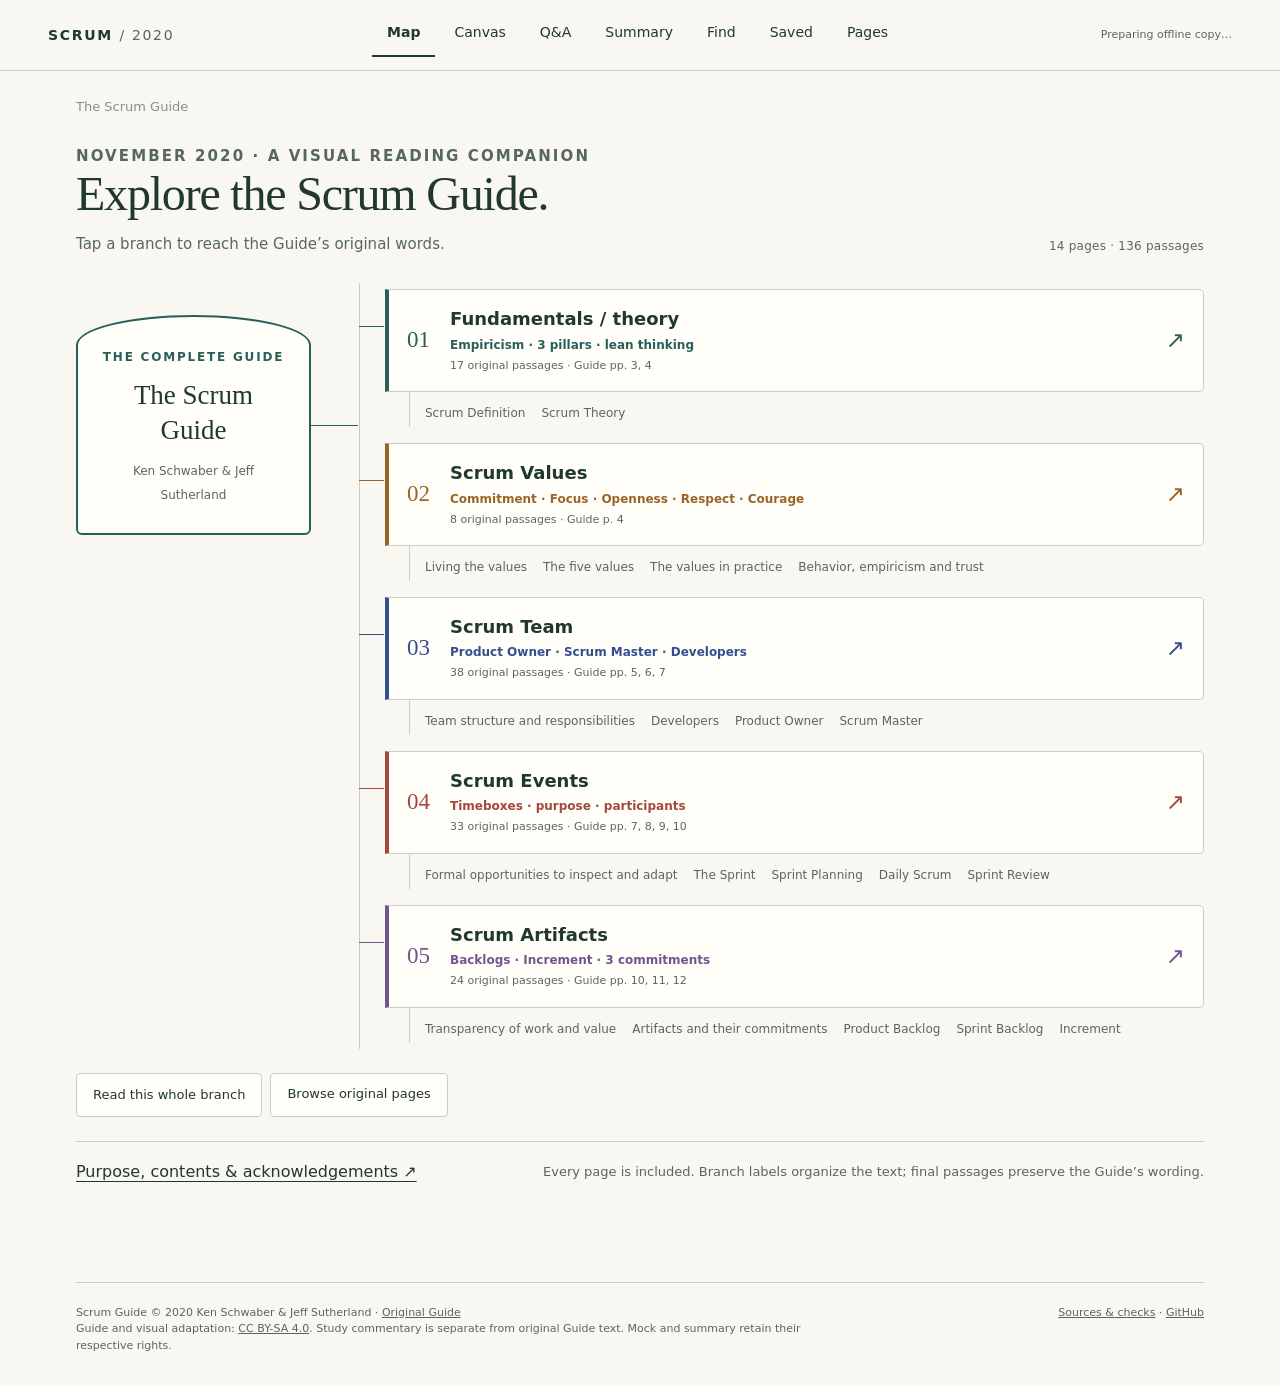
<file: index.html>
<!doctype html><html lang="en"><head><meta charset="utf-8"><meta name="viewport" content="width=device-width,initial-scale=1"><meta name="theme-color" content="#20382f"><meta name="description" content="Explore every paragraph of the November 2020 Scrum Guide through a visual mind map. Review 80 mock questions, tap keyword shortcuts, and save notes on your phone."><title>The Scrum Guide · Mind map</title><link rel="icon" href="icon.svg" type="image/svg+xml"><link rel="manifest" href="manifest.webmanifest"><style>:root{--ink:#20382f;--muted:#58675e;--paper:#f8f7f1;--line:#c7cfc5;--accent:#286059;--white:#fffef9;font-family:system-ui,-apple-system,BlinkMacSystemFont,"Segoe UI",sans-serif;color:var(--ink);background:var(--paper);font-synthesis:none}*{box-sizing:border-box}body{margin:0;font-size:16px;line-height:1.5}a{color:inherit;text-decoration:none}button,input,textarea{font:inherit}button,a,summary{-webkit-tap-highlight-color:transparent}button,.button{cursor:pointer;min-height:44px;padding:10px 16px;background:var(--white);color:var(--ink);border:1px solid var(--line);border-radius:4px}button:hover,.button:hover{background:#edf1e9}button:disabled{opacity:.5;cursor:default}a:focus-visible,button:focus-visible,summary:focus-visible,input:focus-visible,textarea:focus-visible{outline:3px solid #d89832;outline-offset:3px}header{background:var(--paper);border-bottom:1px solid var(--line);position:sticky;top:0;z-index:5}.topbar{max-width:1240px;margin:auto;padding:13px 28px;display:flex;gap:24px;align-items:center;justify-content:space-between}.brand{font-weight:760;letter-spacing:.12em;font-size:14px;white-space:nowrap}.brand span{font-weight:400;color:var(--muted)}nav{display:flex;gap:4px}nav a{padding:9px 15px;font-size:14px;border-bottom:2px solid transparent;min-height:44px}nav a.active{border-color:var(--ink);font-weight:700}.status{font-size:11px;white-space:nowrap;color:var(--muted)}main{max-width:1184px;margin:auto;padding:26px 28px 80px;min-height:75vh}.breadcrumbs{display:flex;gap:8px;align-items:center;flex-wrap:wrap;color:var(--muted);font-size:13px;margin-bottom:28px}.breadcrumbs a{padding:5px 0;text-decoration:underline;text-underline-offset:3px}.breadcrumbs span{opacity:.7}.eyebrow{text-transform:uppercase;letter-spacing:.14em;font-size:11px;font-weight:750;color:var(--accent);margin:0 0 10px}h1,h2,h3,p{margin-top:0}h1{font-family:Georgia,"Times New Roman",serif;font-weight:400;font-size:clamp(30px,4vw,48px);line-height:1.12;margin-bottom:12px;letter-spacing:-.025em}h2{font-size:22px;line-height:1.3;font-weight:650}h3{font-size:17px;line-height:1.35}p{margin-bottom:16px}.intro{display:flex;justify-content:space-between;align-items:flex-end;gap:28px;margin-bottom:28px}.intro p{color:var(--muted);max-width:600px;margin-bottom:0;font-size:15px}.small{font-size:13px;color:var(--muted)}.meta{font-size:12px;letter-spacing:.02em;color:var(--muted)}.map{display:grid;grid-template-columns:235px 1fr;align-items:start;gap:48px;position:relative}.hub{position:sticky;top:110px;border:2px solid var(--accent);padding:27px 22px;background:var(--white);border-radius:50% 50% 6px 6px / 30px 30px 6px 6px;text-align:center;margin-top:32px}.hub::after{content:"";position:absolute;top:50%;left:100%;width:49px;border-top:1px solid var(--accent)}.hub h2{font-family:Georgia,serif;font-size:27px;font-weight:400;margin:10px 0}.hub .sub{font-size:12px;color:var(--muted)}.hub-number{font-size:12px;letter-spacing:.15em;font-weight:700;color:var(--accent)}.limbs{border-left:1px solid var(--line);padding:6px 0 6px 25px;display:grid;gap:16px;position:relative}.limb{position:relative;min-width:0;--branch:var(--accent)}.limb::before{content:"";position:absolute;width:25px;left:-26px;top:33px;border-top:1px solid var(--branch)}.node{display:flex;gap:16px;align-items:center;background:var(--white);border:1px solid var(--line);border-left:4px solid var(--branch);padding:17px 18px;min-height:70px;transition:background .15s;border-radius:0 5px 5px 0}.node:hover{background:#edf1e9}.node-title{display:block;font-size:18px;font-weight:650;line-height:1.3}.node-meta{display:block;font-size:12px;color:var(--muted);margin-top:5px}.node .arrow{margin-left:auto;color:var(--branch);font-size:23px;flex:none}.node-num{font-family:Georgia,serif;font-size:23px;color:var(--branch);min-width:27px}.preview{display:flex;gap:0 16px;flex-wrap:wrap;border-left:1px solid var(--line);margin-left:24px;padding:8px 0 0 15px}.preview a{font-size:12px;color:var(--muted);padding:4px 0;border-bottom:1px solid transparent}.preview a:hover{border-color:currentColor}.toolbar{display:flex;flex-wrap:wrap;gap:8px;align-items:center;margin:24px 0}.toolbar button,.toolbar .button{font-size:13px}.toolbar .primary{background:var(--ink);color:white;border-color:var(--ink)}.aside-link{padding:18px 0;margin-top:24px;border-top:1px solid var(--line);display:flex;justify-content:space-between;gap:20px;align-items:center}.aside-link a{text-decoration:underline;text-underline-offset:4px}.aside-link p{margin:0;max-width:700px}.reading{max-width:800px;margin:0 auto}.quote{margin:20px 0 24px;border-left:3px solid var(--accent);padding:26px 28px;background:var(--white);font-family:Georgia,"Times New Roman",serif;font-size:22px;line-height:1.65;white-space:pre-line;overflow-wrap:anywhere}.quote.frontmatter{font-family:inherit;font-size:15px;line-height:1.75}.source-line{display:flex;align-items:center;justify-content:space-between;gap:15px;flex-wrap:wrap;font-size:12px;color:var(--muted);margin:18px 0}.source-line a{text-decoration:underline;text-underline-offset:3px}.leaf-flow{display:flex;gap:8px;justify-content:space-between;margin:28px 0}.leaf-flow a{font-size:13px}.note-box{border-top:1px solid var(--line);padding-top:24px;margin-top:26px}.note-box label{display:block;font-size:15px;font-weight:650;margin:0 0 9px}textarea{width:100%;min-height:115px;resize:vertical;padding:14px;border:1px solid var(--line);border-radius:4px;color:var(--ink);background:var(--white);line-height:1.5}.note-box .small{margin:8px 0}.readall{margin-top:24px}.readall details{border-left:1px solid var(--line);padding-left:18px;margin:12px 0}.readall summary{cursor:pointer;font-weight:650;min-height:44px;padding:10px 0;color:var(--accent)}.readall .quote{font-size:18px;margin:12px 0;padding:18px 22px}.readall h3{margin:15px 0 5px}.passage{padding:10px 0 18px}.passage .source-line{margin:8px 0}.page-grid{display:grid;grid-template-columns:repeat(4,1fr);gap:12px;margin:28px 0}.page-grid a{border:1px solid var(--line);background:var(--white);min-height:95px;padding:18px;display:flex;flex-direction:column;justify-content:space-between}.page-grid strong{font:32px Georgia,serif}.page-grid span{font-size:12px;color:var(--muted)}.page-text{font-family:Georgia,serif;font-size:18px;line-height:1.7;white-space:pre-wrap;overflow-wrap:anywhere;background:var(--white);padding:25px;border-top:2px solid var(--accent)}.saved-row{border-top:1px solid var(--line);padding:20px 0}.saved-row a{text-decoration:underline;text-underline-offset:3px}.saved-row p{white-space:pre-wrap;margin:12px 0 0}.saved-row .note{color:var(--accent);background:#eef2e9;padding:14px}.saved-row .excerpt{font-family:Georgia,serif;font-size:17px}.searchbox{display:flex;gap:10px;margin:24px 0}input[type=search]{width:100%;min-height:52px;padding:12px 15px;border:1px solid var(--line);background:var(--white);border-radius:4px}.notice{padding:16px 18px;border-left:3px solid var(--accent);background:#eef2e9;font-size:14px;max-width:850px}.footer{border-top:1px solid var(--line);max-width:1128px;margin:0 auto;padding:22px 0 32px;font-size:11px;color:var(--muted);display:flex;gap:20px;justify-content:space-between}.footer p{margin:0;max-width:750px}.footer a{text-decoration:underline}.help details{border-bottom:1px solid var(--line);padding:18px 0}.help summary{cursor:pointer;font-weight:650;min-height:40px}.help p{font-size:15px;max-width:800px}.help a{text-decoration:underline}.toast{position:fixed;bottom:20px;left:50%;transform:translateX(-50%);max-width:90vw;padding:13px 20px;background:var(--ink);color:white;border-radius:5px;z-index:10;font-size:14px}.empty{padding:35px 0}.visually-hidden{position:absolute;width:1px;height:1px;overflow:hidden;clip:rect(0,0,0,0)}[hidden]{display:none!important}
@media(min-width:950px){.home-map .preview{display:flex}.home-map .node{min-height:76px}.home-map .limb::before{top:37px}}
@media(max-width:700px){.topbar{padding:9px 15px;gap:10px;flex-wrap:wrap}.brand{font-size:12px}.topbar .status{margin-left:auto}nav{order:3;width:100%;justify-content:space-between}nav a{padding:8px 12px;font-size:13px}main{padding:20px 18px 50px}.breadcrumbs{font-size:11px;gap:6px;margin-bottom:23px}h1{font-size:34px}.intro{display:block;margin-bottom:20px}.intro p{font-size:14px}.map{display:block}.hub{position:relative;top:auto;margin:0 0 0 24px;padding:17px 20px;text-align:left;border-radius:3px;max-width:none}.hub::after{top:100%;left:22px;height:22px;width:0;border-left:1px solid var(--accent);border-top:0}.hub h2{font-size:23px;margin:3px 0}.hub-number{font-size:10px}.limbs{margin:21px 0 0 46px;padding-left:21px;gap:14px}.limb::before{left:-22px;width:21px;top:29px}.node{padding:13px 12px;gap:10px;min-height:62px}.node-title{font-size:16px}.node-num{font-size:19px;min-width:22px}.node-meta{font-size:11px}.preview{margin-left:12px;padding:5px 0 0 12px;gap:0 12px}.preview a{font-size:11px;padding:4px 0}.quote{padding:20px 20px;font-size:20px;line-height:1.65}.aside-link{display:block}.aside-link p{margin-top:9px}.page-grid{grid-template-columns:repeat(3,1fr);gap:8px}.page-grid a{min-height:84px;padding:12px}.page-grid strong{font-size:27px}.page-text{font-size:17px;padding:18px;line-height:1.65}.footer{margin:0 18px;padding-bottom:28px;display:block}.footer>p+div{margin-top:12px}.source-line{gap:8px}.readall details{padding-left:12px}.readall .quote{padding:15px;font-size:18px}.leaf-flow{gap:12px}.leaf-flow a{flex:1}.toolbar{gap:7px}.toolbar button,.toolbar .button{padding:10px 12px}.intro .meta{display:block;margin-top:12px}}
@media(prefers-reduced-motion:reduce){*{scroll-behavior:auto!important;transition:none!important}}@media print{header,.breadcrumbs,.toolbar,.note-box,.leaf-flow,.footer,.source-line button,.source-line a,.toast{display:none!important}body{background:white;color:#111}main{padding:0;max-width:none}.quote{background:white;font-size:12pt;break-inside:avoid;padding:8pt 14pt;margin:8pt 0}.readall details{display:block;border-color:#aaa}.readall summary{font-size:14pt;list-style:none}.readall .quote{font-size:11pt}.passage{break-inside:avoid}h1{font-size:28pt}.map{display:block}.hub{position:static}.limbs{margin-left:25pt}.node{break-inside:avoid}.page-text{font-size:11pt}a{text-decoration:none}}

@media(max-width:700px){.home-intro .eyebrow{display:none}.home-intro h1{font-size:29px}.home-intro{margin-bottom:17px}.home-map .hub{padding:12px 16px}.home-map .hub-number,.home-map .sub,.home-map .preview{display:none}.home-map .node-num{font-size:17px;min-width:18px}.home-map .node-title{font-size:16px}.home-map .limbs{margin-left:23px;padding-left:18px;gap:11px}.home-map .hub{margin-left:3px}.home-map .hub::after{left:19px}.home-map .limb::before{width:18px;left:-19px}.home-map .node-meta{font-size:10px}.home-map .node{gap:8px;padding:11px 10px}.home-map .hub h2{font-size:22px}main:has(.home-map)>.breadcrumbs{display:none}}
/* Study routes share the Guide's branch colors and use compact, touch-sized indexes. */
.node-keywords{display:block;font-size:12px;line-height:1.5;color:var(--branch);margin-top:5px;font-weight:550}.node>span:not(.node-num):not(.arrow){min-width:0}.node-meta{font-size:11px;margin-top:4px}.chip{display:inline-flex;align-items:center;min-height:44px;padding:9px 13px;border:1px solid var(--line);border-radius:3px;background:var(--white);font-size:13px;line-height:1.3}.chip:hover,.chip.active{background:var(--ink);border-color:var(--ink);color:white}.filter-row{display:flex;flex-wrap:wrap;gap:8px;margin:14px 0}.fast-answers .chip{border-color:#78948a;font-weight:600}.keyword-groups{display:grid;grid-template-columns:1fr 1fr;gap:26px 36px;margin-top:34px}.keyword-groups section{border-top:2px solid var(--line);padding-top:18px}.keyword-groups h2{font-size:17px;margin-bottom:10px}.section-heading{display:flex;align-items:baseline;justify-content:space-between;gap:14px;border-top:1px solid var(--line);padding-top:20px;margin-top:28px}.section-heading h2{font-family:Georgia,serif;font-size:26px;font-weight:400}.section-heading .small{white-space:nowrap}.question-list{max-width:880px}.question-card{padding:23px 0 28px;border-bottom:1px solid var(--line)}.question-heading{display:flex;align-items:center;gap:12px;margin-bottom:15px}.question-number{font:700 14px ui-monospace,monospace;min-width:43px;border-bottom:3px solid #344f8e;padding:4px 0;color:#344f8e}.question-open{margin-left:auto;font-size:12px;min-height:44px;display:flex;align-items:center;text-decoration:underline}.question-card h2{font-size:19px;line-height:1.5;font-weight:600;white-space:pre-line;margin-bottom:12px}.answer{background:#eff2ec;border-left:3px solid #286059;padding:15px 18px;margin:15px 0}.answer-label{font-size:10px;letter-spacing:.1em;text-transform:uppercase;font-weight:750;color:#476054}.answer p{margin:8px 0 0;font-size:16px;line-height:1.6}.answer ul{margin:8px 0 0;padding-left:22px}.answer li{margin:7px 0}.expanded-answer{border-top:1px solid #c7cfc5;margin-top:14px;padding-top:13px}.question-check{border-left:3px solid #a9b7b0;padding-left:14px;margin-top:16px}.question-check summary,.original-options summary,.summary-point summary,.question-jump summary,.source-original summary{cursor:pointer;min-height:44px;padding:10px 0;font-size:13px;font-weight:650}.question-check summary span{font-weight:400;color:var(--muted)}.question-check.context,.question-check.outside{border-color:#a36b24}.question-check.context summary,.question-check.outside summary{color:#855516}.question-check>p{font-size:15px;line-height:1.65;margin-top:10px;max-width:800px}.question-check p a{text-decoration:underline}.reference-links{display:flex;flex-wrap:wrap;gap:6px 15px;margin:10px 0}.reference-links a{display:block;font-size:12px;min-height:38px;padding:8px 0;text-decoration:underline;text-underline-offset:3px;color:var(--accent)}.original-options{margin-top:4px;color:var(--muted)}.original-options li{font-size:14px;margin:10px 0}.selected-option{color:#286059;font-size:12px;font-weight:650}.question-jump{border-block:1px solid var(--line);padding:4px 0;margin:20px 0}.number-grid{display:grid;grid-template-columns:repeat(10,1fr);gap:5px;margin:10px 0 20px;max-width:650px}.number-grid a{min-height:44px;padding:10px 4px;text-align:center;border:1px solid var(--line);font-size:13px;background:var(--white)}.number-grid a:hover{background:#e5ece2}.find-results>h3{margin:30px 0 12px}.find-results .limbs{margin-left:0}.search-questions{border-top:1px solid var(--line)}.search-questions>a{display:grid;grid-template-columns:40px 1fr 14px;gap:12px;border-bottom:1px solid var(--line);padding:16px 10px;font-size:14px}.search-questions strong{color:#344f8e}.search-questions>a:hover{background:#edf1e9}.summary-group{margin:32px 0}.summary-group .section-heading{border-top:3px solid var(--accent)}.summary-point{border-bottom:1px solid var(--line);padding:20px 0;max-width:850px}.summary-point h3{color:var(--accent);margin-bottom:10px}.summary-point p{font-size:15px;line-height:1.65;margin-bottom:10px}.summary-point .qualification{border-left:2px solid #a36b24;padding:5px 0 5px 14px;font-size:13px;color:#755426}.summary-point details{margin-top:0}.time-strip{display:grid;grid-template-columns:1.35fr repeat(4,1fr);border:1px solid #bbccc0;background:var(--white);margin:28px 0 12px}.time-strip a{padding:18px 14px;border-right:1px solid var(--line);display:flex;flex-direction:column;justify-content:center;gap:8px}.time-strip a:last-child{border:0}.time-strip strong{font:26px Georgia,serif;color:#a1493e;white-space:nowrap}.time-strip span{font-size:12px}.commitment-flow{margin:26px 0;border-top:1px solid #c7bed0;max-width:850px}.commitment-flow>div{display:grid;grid-template-columns:1fr 36px 1fr;align-items:center;border-bottom:1px solid #c7bed0;background:var(--white)}.commitment-flow a{padding:15px;font-size:15px;color:#71558d}.commitment-flow a:last-child{font-weight:650}.commitment-flow span{text-align:center;color:#71558d;font-size:22px}.related{border-top:1px solid var(--line);padding-top:26px;margin-top:35px}.related>.button{display:inline-flex;align-items:center;font-size:13px}.resource-grid{display:grid;grid-template-columns:1fr 1fr;gap:24px;margin-top:24px}.resource-card{border-top:2px solid #92a79a;padding:20px 0 8px;margin:18px 0 12px}.resource-card .eyebrow{font-size:10px}.resource-card h3 a{text-decoration:underline;text-underline-offset:4px}.resource-card>p{font-size:14px;line-height:1.65;max-width:750px}.resource-card .small{font-size:11px}.coverage-strip{display:grid;grid-template-columns:repeat(4,1fr);border-block:1px solid var(--line);margin:28px 0}.coverage-strip>div{display:flex;flex-direction:column;gap:7px;padding:18px 8px}.coverage-strip strong{font:25px Georgia,serif}.coverage-strip span{font-size:11px}.source-heading{margin-top:36px}.source-original{border-block:1px solid var(--line);margin-top:20px}.source-original pre{white-space:pre-wrap;overflow-wrap:anywhere;font:13px/1.7 system-ui;padding:16px;background:var(--white)}.source-original>a,.reading>p>a{text-decoration:underline;text-underline-offset:3px}
@media(max-width:700px){nav{gap:0}nav a{font-size:12px;padding:9px 7px}#saved-count{font-size:10px}.node-keywords{font-size:11px}.home-map .node-meta{font-size:10px}.home-map .node-title{font-size:15px}.home-map .limbs{gap:10px}.home-map .node{padding:10px}.home-map .node-num{display:none}.keyword-groups{grid-template-columns:1fr;gap:20px}.filter-row{gap:7px}.chip{font-size:12px;padding:9px 11px}.question-card{padding:15px 0 24px}.question-card h2{font-size:17px}.question-heading{gap:9px;margin-bottom:10px}.answer{padding:14px}.answer p,.answer li{font-size:15px}.question-check{padding-left:11px}.section-heading h2{font-size:24px}.number-grid{grid-template-columns:repeat(8,1fr)}.time-strip{grid-template-columns:1fr 1fr}.time-strip>a:first-child{grid-column:1/-1;border-right:0;border-bottom:1px solid var(--line);flex-direction:row;justify-content:space-between;align-items:center}.time-strip a{padding:13px;border-bottom:1px solid var(--line)}.time-strip a:nth-child(3){border-right:0}.time-strip a:nth-child(4){border-bottom:0}.time-strip strong{font-size:24px}.time-strip span{font-size:11px}.commitment-flow{margin-top:20px}.commitment-flow>div{grid-template-columns:1fr 25px 1fr}.commitment-flow a{font-size:13px;padding:14px 10px}.resource-grid{grid-template-columns:1fr;gap:0}.coverage-strip{grid-template-columns:1fr 1fr}.coverage-strip>div{padding:16px 8px}.question-card .reference-links{display:block}.summary-point .reference-links{display:block}.find-results .node{padding:13px}.find-results .node-title{font-size:15px}.search-questions>a{grid-template-columns:30px 1fr 12px;gap:8px;padding-inline:2px}.source-original pre{padding:10px;font-size:12px}}
/* Complete source excerpts keep introductions and their continuations together. */
.assessment-banner{display:flex;align-items:center;justify-content:space-between;gap:24px;padding:22px 0;margin:14px 0 24px;border-block:1px solid var(--line)}.assessment-banner h2{font:28px Georgia,serif;margin-bottom:8px}.assessment-banner p:last-child{margin:0;max-width:630px;font-size:14px;color:var(--muted)}.assessment-banner>.button{flex-shrink:0}.assessment-start{background:var(--ink);color:var(--white);font-weight:650}.assessment-start:hover{background:var(--accent)}.assessment-boundary{border-left:3px solid var(--line);padding:4px 0 4px 18px;margin:28px 0 36px;font-size:14px}.assessment-boundary h2{font-size:17px}.assessment-boundary p{margin-bottom:8px}.assessment-boundary a{text-decoration:underline;text-underline-offset:3px}.assessment-topics>section{display:grid;grid-template-columns:32px 1fr;gap:14px;padding:22px 0;border-top:1px solid var(--line)}.assessment-step{font:22px Georgia,serif;color:var(--muted)}.assessment-topics h3{margin-bottom:5px}.assessment-topics .node-keywords{margin-bottom:14px}.assessment-topics .reference-links a{min-height:44px;display:inline-flex;align-items:center}.assessment-topics .reference-links{flex-wrap:wrap}
@media(max-width:700px){.assessment-banner{display:block}.assessment-banner>.button{display:inline-block;margin-top:16px}.assessment-topics>section{grid-template-columns:24px 1fr;gap:10px}.assessment-topics .reference-links{display:block}.assessment-topics .reference-links a{display:flex}}
.excerpt-label{font-size:12px;font-weight:650;color:var(--accent);margin:22px 0 -6px}.full-excerpt .excerpt-paragraph{margin:0 0 20px;white-space:pre-line}.full-excerpt .excerpt-paragraph:last-child{margin-bottom:0}.full-excerpt .excerpt-heading{font-family:system-ui,-apple-system,BlinkMacSystemFont,"Segoe UI",sans-serif;font-size:19px;font-weight:650;line-height:1.45;letter-spacing:0;margin:30px 0 14px;color:var(--accent)}.full-excerpt .is-current:not(:only-child){border-left:2px solid var(--accent);padding-left:14px}.saved-row .full-excerpt{font-size:17px;margin:16px 0}.full-excerpt{max-height:none;overflow:visible}.full-excerpt .excerpt-paragraph,.full-excerpt .excerpt-heading{overflow-wrap:anywhere}
@media(max-width:700px){.full-excerpt{padding:20px 16px;font-size:18px;line-height:1.65}.full-excerpt .excerpt-heading{font-size:17px}.full-excerpt .is-current:not(:only-child){padding-left:10px}.excerpt-label{line-height:1.5}}

/* Keep every navigation destination tappable on narrow phones. */
nav{overflow-x:auto;min-width:0}nav a{flex-shrink:0;white-space:nowrap}
</style></head><body><header><div class="topbar"><a href="#home" class="brand">SCRUM <span>/ 2020</span></a><nav aria-label="Main navigation"><a href="#home">Map</a><a href="canvas.html">Canvas</a><a href="#questions">Q&amp;A</a><a href="#summary">Summary</a><a href="#search">Find</a><a href="#saved">Saved<span id="saved-count"></span></a><a href="#pages">Pages</a></nav><span class="status" id="offline-status" role="status">Preparing offline copy…</span></div></header><main id="main" tabindex="-1"></main><noscript><p>This mind map needs JavaScript. <a href="https://scrumguides.org/scrum-guide.html">Read the official Guide here.</a></p></noscript><footer class="footer"><p>Scrum Guide © 2020 Ken Schwaber & Jeff Sutherland · <a href="https://scrumguides.org/">Original Guide</a><br>Guide and visual adaptation: <a href="https://creativecommons.org/licenses/by-sa/4.0/">CC BY-SA 4.0</a>. Study commentary is separate from original Guide text. Mock and summary retain their respective rights.</p><div><a href="#sources">Sources &amp; checks</a> · <a href="https://github.com/himansh1/scrum-guide-map">GitHub</a></div></footer><input type="file" id="import-file" accept="application/json,.json" hidden><div id="toast" class="toast" role="status" hidden></div><script type="application/json" id="guide-data">{"nodes":{"b012":{"id":"b012","title":"A lightweight framework for complex problems","text":"Scrum is a lightweight framework that helps people, teams and organizations generate value through adaptive solutions for complex problems.","pages":[3],"refs":["b012"],"kind":"text","parent":"scrum-definition","color":"#286059","leafCount":1,"keywords":["Value","Adaptation"]},"b013":{"id":"b013","title":"The Scrum Master’s environment","text":"In a nutshell, Scrum requires a Scrum Master to foster an environment where:","pages":[3],"refs":["b013"],"kind":"text","parent":"scrum-in-a-nutshell","color":"#286059","leafCount":1,"keywords":["Scrum Master"]},"b014":{"id":"b014","title":"1 · Order the Product Backlog","text":"1. A Product Owner orders the work for a complex problem into a Product Backlog.","pages":[3],"refs":["b014"],"kind":"text","parent":"scrum-in-a-nutshell","color":"#286059","leafCount":1,"keywords":["Product Backlog","Product Owner"]},"b015":{"id":"b015","title":"2 · Create an Increment in a Sprint","text":"2. The Scrum Team turns a selection of the work into an Increment of value during a Sprint.","pages":[3],"refs":["b015"],"kind":"text","parent":"scrum-in-a-nutshell","color":"#286059","leafCount":1,"keywords":["Value"]},"b016":{"id":"b016","title":"3 · Inspect and adjust","text":"3. The Scrum Team and its stakeholders inspect the results and adjust for the next Sprint.","pages":[3],"refs":["b016"],"kind":"text","parent":"scrum-in-a-nutshell","color":"#286059","leafCount":1,"keywords":["Stakeholders","Inspection"]},"b017":{"id":"b017","title":"4 · Repeat","text":"4. Repeat","pages":[3],"refs":["b017"],"kind":"text","parent":"scrum-in-a-nutshell","color":"#286059","leafCount":1,"keywords":["Original text","Guide p. 3"]},"scrum-in-a-nutshell":{"id":"scrum-in-a-nutshell","title":"Scrum in a nutshell","children":["b013","b014","b015","b016","b017"],"refs":[],"parent":"scrum-definition","color":"#286059","pages":[3],"leafCount":5,"keywords":["Order","create","inspect","repeat"]},"b018":{"id":"b018","title":"Simple and purposefully incomplete","text":"Scrum is simple. Try it as is and determine if its philosophy, theory, and structure help to achieve goals and create value. The Scrum framework is purposefully incomplete, only defining the parts required to implement Scrum theory. Scrum is built upon by the collective intelligence of the people using it. Rather than provide people with detailed instructions, the rules of Scrum guide their relationships and interactions.","pages":[3],"refs":["b018"],"kind":"text","parent":"scrum-definition","color":"#286059","leafCount":1,"keywords":["Value"]},"b019":{"id":"b019","title":"Processes, techniques and methods","text":"Various processes, techniques and methods can be employed within the framework. Scrum wraps around existing practices or renders them unnecessary. Scrum makes visible the relative efficacy of current management, environment, and work techniques, so that improvements can be made.","pages":[3],"refs":["b019"],"kind":"text","parent":"scrum-definition","color":"#286059","leafCount":1,"keywords":["Original text","Guide p. 3"]},"scrum-definition":{"id":"scrum-definition","title":"Scrum Definition","children":["b012","scrum-in-a-nutshell","b018","b019"],"refs":["b011"],"parent":"fundamentals","color":"#286059","pages":[3],"leafCount":8,"keywords":["Complexity","value","framework"]},"b021":{"id":"b021","title":"Empiricism and lean thinking","text":"Scrum is founded on empiricism and lean thinking. Empiricism asserts that knowledge comes from experience and making decisions based on what is observed. Lean thinking reduces waste and focuses on the essentials.","pages":[3],"refs":["b021"],"kind":"text","parent":"scrum-theory","color":"#286059","leafCount":1,"keywords":["Empiricism"]},"b022":{"id":"b022","title":"Iterative and incremental work","text":"Scrum employs an iterative, incremental approach to optimize predictability and to control risk. Scrum engages groups of people who collectively have all the skills and expertise to do the work and share or acquire such skills as needed.","pages":[3],"refs":["b022"],"kind":"text","parent":"scrum-theory","color":"#286059","leafCount":1,"keywords":["Original text","Guide p. 3"]},"b023":{"id":"b023","title":"Events and the three pillars","text":"Scrum combines four formal events for inspection and adaptation within a containing event, the Sprint. These events work because they implement the empirical Scrum pillars of transparency, inspection, and adaptation.","pages":[3],"refs":["b023"],"kind":"text","parent":"scrum-theory","color":"#286059","leafCount":1,"keywords":["Inspection","Adaptation","Transparency","Empiricism"]},"b025":{"id":"b025","title":"Visibility of work and artifacts","text":"The emergent process and work must be visible to those performing the work as well as those receiving the work. With Scrum, important decisions are based on the perceived state of its three formal artifacts. Artifacts that have low transparency can lead to decisions that diminish value and increase risk.","pages":[3],"refs":["b025"],"kind":"text","parent":"transparency","color":"#286059","leafCount":1,"keywords":["Value","Transparency"]},"b026":{"id":"b026","title":"Transparency enables inspection","text":"Transparency enables inspection. Inspection without transparency is misleading and wasteful.","pages":[4],"refs":["b026"],"kind":"text","parent":"transparency","color":"#286059","leafCount":1,"keywords":["Inspection","Transparency"]},"transparency":{"id":"transparency","title":"Transparency","children":["b025","b026"],"refs":["b024"],"parent":"scrum-theory","color":"#286059","pages":[3,4],"leafCount":2,"keywords":["Visible work","shared understanding"]},"b028":{"id":"b028","title":"Inspect artifacts and progress","text":"The Scrum artifacts and the progress toward agreed goals must be inspected frequently and diligently to detect potentially undesirable variances or problems. To help with inspection, Scrum provides cadence in the form of its five events.","pages":[4],"refs":["b028"],"kind":"text","parent":"inspection","color":"#286059","leafCount":1,"keywords":["Inspection"]},"b029":{"id":"b029","title":"Inspection enables adaptation","text":"Inspection enables adaptation. Inspection without adaptation is considered pointless. Scrum events are designed to provoke change.","pages":[4],"refs":["b029"],"kind":"text","parent":"inspection","color":"#286059","leafCount":1,"keywords":["Inspection","Adaptation"]},"inspection":{"id":"inspection","title":"Inspection","children":["b028","b029"],"refs":["b027"],"parent":"scrum-theory","color":"#286059","pages":[4],"leafCount":2,"keywords":["Artifacts","goals","cadence"]},"b031":{"id":"b031","title":"Adjust as soon as possible","text":"If any aspects of a process deviate outside acceptable limits or if the resulting product is unacceptable, the process being applied or the materials being produced must be adjusted. The adjustment must be made as soon as possible to minimize further deviation.","pages":[4],"refs":["b031"],"kind":"text","parent":"adaptation","color":"#286059","leafCount":1,"keywords":["Original text","Guide p. 4"]},"b032":{"id":"b032","title":"Empowerment and self-management","text":"Adaptation becomes more difficult when the people involved are not empowered or self-managing. A Scrum Team is expected to adapt the moment it learns anything new through inspection.","pages":[4],"refs":["b032"],"kind":"text","parent":"adaptation","color":"#286059","leafCount":1,"keywords":["Self-management","Inspection","Adaptation"]},"adaptation":{"id":"adaptation","title":"Adaptation","children":["b031","b032"],"refs":["b030"],"parent":"scrum-theory","color":"#286059","pages":[4],"leafCount":2,"keywords":["Adjust promptly","empowerment"]},"scrum-theory":{"id":"scrum-theory","title":"Scrum Theory","children":["b021","b022","b023","transparency","inspection","adaptation"],"refs":["b020"],"parent":"fundamentals","color":"#286059","pages":[3,4],"leafCount":9,"keywords":["Experience","evidence","adaptation"]},"fundamentals":{"id":"fundamentals","title":"Fundamentals / theory","children":["scrum-definition","scrum-theory"],"refs":[],"color":"#286059","parent":"home","pages":[3,4],"leafCount":17,"keywords":["Empiricism","3 pillars","lean thinking"]},"b036-1":{"id":"b036-1","title":"Commitment","text":"The Scrum Team commits to achieving its goals and to supporting each other.","pages":[4],"refs":["b036"],"slice":0,"parent":"the-values-in-practice","color":"#9b6427","leafCount":1,"keywords":["Original text","Guide p. 4"]},"b036-2":{"id":"b036-2","title":"Focus","text":"Their primary focus is on the work of the Sprint to make the best possible progress toward these goals.","pages":[4],"refs":["b036"],"slice":1,"parent":"the-values-in-practice","color":"#9b6427","leafCount":1,"keywords":["Original text","Guide p. 4"]},"b036-3":{"id":"b036-3","title":"Openness","text":"The Scrum Team and its stakeholders are open about the work and the challenges.","pages":[4],"refs":["b036"],"slice":2,"parent":"the-values-in-practice","color":"#9b6427","leafCount":1,"keywords":["Stakeholders"]},"b036-4":{"id":"b036-4","title":"Respect","text":"Scrum Team members respect each other to be capable, independent people, and are respected as such by the people with whom they work.","pages":[4],"refs":["b036"],"slice":3,"parent":"the-values-in-practice","color":"#9b6427","leafCount":1,"keywords":["Original text","Guide p. 4"]},"b036-5":{"id":"b036-5","title":"Courage","text":"The Scrum Team members have the courage to do the right thing, to work on tough problems.","pages":[4],"refs":["b036"],"slice":4,"parent":"the-values-in-practice","color":"#9b6427","leafCount":1,"keywords":["Original text","Guide p. 4"]},"b034":{"id":"b034","title":"Living the values","text":"Successful use of Scrum depends on people becoming more proficient in living five values:","pages":[4],"refs":["b034"],"kind":"text","parent":"scrum-values","color":"#9b6427","leafCount":1,"keywords":["Value"]},"b035":{"id":"b035","title":"The five values","text":"Commitment, Focus, Openness, Respect, and Courage","pages":[4],"refs":["b035"],"kind":"text","parent":"scrum-values","color":"#9b6427","leafCount":1,"keywords":["Value"]},"the-values-in-practice":{"id":"the-values-in-practice","title":"The values in practice","children":["b036-1","b036-2","b036-3","b036-4","b036-5"],"refs":[],"parent":"scrum-values","color":"#9b6427","pages":[4],"leafCount":5,"keywords":["Behavior","trust","teamwork"]},"b037":{"id":"b037","title":"Behavior, empiricism and trust","text":"These values give direction to the Scrum Team with regard to their work, actions, and behavior. The decisions that are made, the steps taken, and the way Scrum is used should reinforce these values, not diminish or undermine them. The Scrum Team members learn and explore the values as they work with the Scrum events and artifacts. When these values are embodied by the Scrum Team and the people they work with, the empirical Scrum pillars of transparency, inspection, and adaptation come to life building trust.","pages":[4],"refs":["b037"],"kind":"text","parent":"scrum-values","color":"#9b6427","leafCount":1,"keywords":["Value","Inspection","Adaptation","Transparency"]},"scrum-values":{"id":"scrum-values","title":"Scrum Values","children":["b034","b035","the-values-in-practice","b037"],"refs":["b033"],"color":"#9b6427","parent":"home","pages":[4],"leafCount":8,"keywords":["Commitment","Focus","Openness","Respect","Courage"]},"b045":{"id":"b045","title":"Who the Developers are","text":"Developers are the people in the Scrum Team that are committed to creating any aspect of a usable Increment each Sprint.","pages":[5],"refs":["b045"],"kind":"text","parent":"developers","color":"#344f8e","leafCount":1,"keywords":["Developers"]},"b046":{"id":"b046","title":"Skills vary; accountabilities remain","text":"The specific skills needed by the Developers are often broad and will vary with the domain of work. However, the Developers are always accountable for:","pages":[5],"refs":["b046"],"kind":"text","parent":"developers-accountabilities","color":"#344f8e","leafCount":1,"keywords":["Developers"]},"b047":{"id":"b047","title":"Create the Sprint Backlog","text":"● Creating a plan for the Sprint, the Sprint Backlog;","pages":[5],"refs":["b047"],"kind":"text","parent":"developers-accountabilities","color":"#344f8e","leafCount":1,"keywords":["Sprint Backlog"]},"b048":{"id":"b048","title":"Adhere to the Definition of Done","text":"● Instilling quality by adhering to a Definition of Done;","pages":[5],"refs":["b048"],"kind":"text","parent":"developers-accountabilities","color":"#344f8e","leafCount":1,"keywords":["Definition of Done","Quality"]},"b049":{"id":"b049","title":"Adapt toward the Sprint Goal","text":"● Adapting their plan each day toward the Sprint Goal; and,","pages":[5],"refs":["b049"],"kind":"text","parent":"developers-accountabilities","color":"#344f8e","leafCount":1,"keywords":["Sprint Goal","Adaptation"]},"b050":{"id":"b050","title":"Hold each other accountable","text":"● Holding each other accountable as professionals.","pages":[5],"refs":["b050"],"kind":"text","parent":"developers-accountabilities","color":"#344f8e","leafCount":1,"keywords":["Original text","Guide p. 5"]},"developers-accountabilities":{"id":"developers-accountabilities","title":"Developers’ accountabilities","children":["b046","b047","b048","b049","b050"],"refs":[],"parent":"developers","color":"#344f8e","pages":[5],"leafCount":5,"keywords":["Sprint plan","Done","adapt","accountable"]},"developers":{"id":"developers","title":"Developers","children":["b045","developers-accountabilities"],"refs":["b044"],"parent":"scrum-team","color":"#344f8e","pages":[5],"leafCount":6,"keywords":["Plan","quality","daily adaptation"]},"b052":{"id":"b052","title":"Maximize product value","text":"The Product Owner is accountable for maximizing the value of the product resulting from the work of the Scrum Team. How this is done may vary widely across organizations, Scrum Teams, and individuals.","pages":[5],"refs":["b052"],"kind":"text","parent":"product-owner","color":"#344f8e","leafCount":1,"keywords":["Definition of Done","Product Owner","Value"]},"b053":{"id":"b053","title":"Effective backlog management","text":"The Product Owner is also accountable for effective Product Backlog management, which includes:","pages":[6],"refs":["b053"],"kind":"text","parent":"product-backlog-management","color":"#344f8e","leafCount":1,"keywords":["Product Backlog","Product Owner"]},"b054":{"id":"b054","title":"Communicate the Product Goal","text":"● Developing and explicitly communicating the Product Goal;","pages":[6],"refs":["b054"],"kind":"text","parent":"product-backlog-management","color":"#344f8e","leafCount":1,"keywords":["Product Goal"]},"b055":{"id":"b055","title":"Communicate Product Backlog items","text":"● Creating and clearly communicating Product Backlog items;","pages":[6],"refs":["b055"],"kind":"text","parent":"product-backlog-management","color":"#344f8e","leafCount":1,"keywords":["Product Backlog"]},"b056":{"id":"b056","title":"Order Product Backlog items","text":"● Ordering Product Backlog items; and,","pages":[6],"refs":["b056"],"kind":"text","parent":"product-backlog-management","color":"#344f8e","leafCount":1,"keywords":["Product Backlog"]},"b057":{"id":"b057","title":"Make the backlog transparent","text":"● Ensuring that the Product Backlog is transparent, visible and understood.","pages":[6],"refs":["b057"],"kind":"text","parent":"product-backlog-management","color":"#344f8e","leafCount":1,"keywords":["Product Backlog","Transparency"]},"product-backlog-management":{"id":"product-backlog-management","title":"Product Backlog management","children":["b053","b054","b055","b056","b057"],"refs":[],"parent":"product-owner","color":"#344f8e","pages":[6],"leafCount":5,"keywords":["Goal","items","order","transparency"]},"b058":{"id":"b058","title":"Delegation retains accountability","text":"The Product Owner may do the above work or may delegate the responsibility to others. Regardless, the Product Owner remains accountable.","pages":[6],"refs":["b058"],"kind":"text","parent":"authority-and-accountability","color":"#344f8e","leafCount":1,"keywords":["Product Owner","Delegation"]},"b059":{"id":"b059","title":"Respect the Product Owner’s decisions","text":"For Product Owners to succeed, the entire organization must respect their decisions. These decisions are visible in the content and ordering of the Product Backlog, and through the inspectable Increment at the Sprint Review.","pages":[6],"refs":["b059"],"kind":"text","parent":"authority-and-accountability","color":"#344f8e","leafCount":1,"keywords":["Product Backlog","Product Owner","Inspection"]},"b060":{"id":"b060","title":"One person; represent stakeholders","text":"The Product Owner is one person, not a committee. The Product Owner may represent the needs of many stakeholders in the Product Backlog. Those wanting to change the Product Backlog can do so by trying to convince the Product Owner.","pages":[6],"refs":["b060"],"kind":"text","parent":"authority-and-accountability","color":"#344f8e","leafCount":1,"keywords":["Product Backlog","Product Owner","Stakeholders"]},"authority-and-accountability":{"id":"authority-and-accountability","title":"Authority and accountability","children":["b058","b059","b060"],"refs":[],"parent":"product-owner","color":"#344f8e","pages":[6],"leafCount":3,"keywords":["One person","decisions","delegate work"]},"product-owner":{"id":"product-owner","title":"Product Owner","children":["b052","product-backlog-management","authority-and-accountability"],"refs":["b051"],"parent":"scrum-team","color":"#344f8e","pages":[5,6],"leafCount":9,"keywords":["Value","ordering","delegation"]},"b062":{"id":"b062","title":"Establish Scrum","text":"The Scrum Master is accountable for establishing Scrum as defined in the Scrum Guide. They do this by helping everyone understand Scrum theory and practice, both within the Scrum Team and the organization.","pages":[6],"refs":["b062"],"kind":"text","parent":"purpose-and-leadership","color":"#344f8e","leafCount":1,"keywords":["Scrum Master"]},"b063":{"id":"b063","title":"Enable team effectiveness","text":"The Scrum Master is accountable for the Scrum Team’s effectiveness. They do this by enabling the Scrum Team to improve its practices, within the Scrum framework.","pages":[6],"refs":["b063"],"kind":"text","parent":"purpose-and-leadership","color":"#344f8e","leafCount":1,"keywords":["Scrum Master"]},"b064":{"id":"b064","title":"True leaders who serve","text":"Scrum Masters are true leaders who serve the Scrum Team and the larger organization.","pages":[6],"refs":["b064"],"kind":"text","parent":"purpose-and-leadership","color":"#344f8e","leafCount":1,"keywords":["Scrum Master"]},"purpose-and-leadership":{"id":"purpose-and-leadership","title":"Purpose and leadership","children":["b062","b063","b064"],"refs":[],"parent":"scrum-master","color":"#344f8e","pages":[6],"leafCount":3,"keywords":["Establish Scrum","Enable team effectiveness","True leaders who serve"]},"b065":{"id":"b065","title":"Ways to serve the Scrum Team","text":"The Scrum Master serves the Scrum Team in several ways, including:","pages":[6],"refs":["b065"],"kind":"text","parent":"service-to-the-scrum-team","color":"#344f8e","leafCount":1,"keywords":["Scrum Master"]},"b066":{"id":"b066","title":"Coach self-management","text":"● Coaching the team members in self-management and cross-functionality;","pages":[6],"refs":["b066"],"kind":"text","parent":"service-to-the-scrum-team","color":"#344f8e","leafCount":1,"keywords":["Self-management"]},"b067":{"id":"b067","title":"Focus on high-value, Done Increments","text":"● Helping the Scrum Team focus on creating high-value Increments that meet the Definition of Done;","pages":[6],"refs":["b067"],"kind":"text","parent":"service-to-the-scrum-team","color":"#344f8e","leafCount":1,"keywords":["Definition of Done","Value"]},"b068":{"id":"b068","title":"Cause removal of impediments","text":"● Causing the removal of impediments to the Scrum Team’s progress; and,","pages":[6],"refs":["b068"],"kind":"text","parent":"service-to-the-scrum-team","color":"#344f8e","leafCount":1,"keywords":["Impediments"]},"b069":{"id":"b069","title":"Ensure effective events","text":"● Ensuring that all Scrum events take place and are positive, productive, and kept within the timebox.","pages":[6],"refs":["b069"],"kind":"text","parent":"service-to-the-scrum-team","color":"#344f8e","leafCount":1,"keywords":["Original text","Guide p. 6"]},"service-to-the-scrum-team":{"id":"service-to-the-scrum-team","title":"Service to the Scrum Team","children":["b065","b066","b067","b068","b069"],"refs":[],"parent":"scrum-master","color":"#344f8e","pages":[6],"leafCount":5,"keywords":["Ways to serve the Scrum Team","Coach self-management","Focus on high-value, Done Increments"]},"b070":{"id":"b070","title":"Ways to serve the Product Owner","text":"The Scrum Master serves the Product Owner in several ways, including:","pages":[6],"refs":["b070"],"kind":"text","parent":"service-to-the-product-owner","color":"#344f8e","leafCount":1,"keywords":["Product Owner","Scrum Master"]},"b071":{"id":"b071","title":"Product Goal and backlog techniques","text":"● Helping find techniques for effective Product Goal definition and Product Backlog management;","pages":[7],"refs":["b071"],"kind":"text","parent":"service-to-the-product-owner","color":"#344f8e","leafCount":1,"keywords":["Product Goal","Product Backlog"]},"b072":{"id":"b072","title":"Clear and concise backlog items","text":"● Helping the Scrum Team understand the need for clear and concise Product Backlog items;","pages":[7],"refs":["b072"],"kind":"text","parent":"service-to-the-product-owner","color":"#344f8e","leafCount":1,"keywords":["Product Backlog"]},"b073":{"id":"b073","title":"Empirical product planning","text":"● Helping establish empirical product planning for a complex environment; and,","pages":[7],"refs":["b073"],"kind":"text","parent":"service-to-the-product-owner","color":"#344f8e","leafCount":1,"keywords":["Empiricism","Planning"]},"b074":{"id":"b074","title":"Stakeholder collaboration","text":"● Facilitating stakeholder collaboration as requested or needed.","pages":[7],"refs":["b074"],"kind":"text","parent":"service-to-the-product-owner","color":"#344f8e","leafCount":1,"keywords":["Stakeholders"]},"service-to-the-product-owner":{"id":"service-to-the-product-owner","title":"Service to the Product Owner","children":["b070","b071","b072","b073","b074"],"refs":[],"parent":"scrum-master","color":"#344f8e","pages":[6,7],"leafCount":5,"keywords":["Product Owner"]},"b075":{"id":"b075","title":"Ways to serve the organization","text":"The Scrum Master serves the organization in several ways, including:","pages":[7],"refs":["b075"],"kind":"text","parent":"service-to-the-organization","color":"#344f8e","leafCount":1,"keywords":["Scrum Master"]},"b076":{"id":"b076","title":"Lead, train and coach","text":"● Leading, training, and coaching the organization in its Scrum adoption;","pages":[7],"refs":["b076"],"kind":"text","parent":"service-to-the-organization","color":"#344f8e","leafCount":1,"keywords":["Original text","Guide p. 7"]},"b077":{"id":"b077","title":"Advise Scrum implementations","text":"● Planning and advising Scrum implementations within the organization;","pages":[7],"refs":["b077"],"kind":"text","parent":"service-to-the-organization","color":"#344f8e","leafCount":1,"keywords":["Planning"]},"b078":{"id":"b078","title":"Enable an empirical approach","text":"● Helping employees and stakeholders understand and enact an empirical approach for complex work; and,","pages":[7],"refs":["b078"],"kind":"text","parent":"service-to-the-organization","color":"#344f8e","leafCount":1,"keywords":["Stakeholders","Empiricism"]},"b079":{"id":"b079","title":"Remove stakeholder barriers","text":"● Removing barriers between stakeholders and Scrum Teams.","pages":[7],"refs":["b079"],"kind":"text","parent":"service-to-the-organization","color":"#344f8e","leafCount":1,"keywords":["Stakeholders"]},"service-to-the-organization":{"id":"service-to-the-organization","title":"Service to the organization","children":["b075","b076","b077","b078","b079"],"refs":[],"parent":"scrum-master","color":"#344f8e","pages":[7],"leafCount":5,"keywords":["Ways to serve the organization","Lead, train and coach","Advise Scrum implementations"]},"scrum-master":{"id":"scrum-master","title":"Scrum Master","children":["purpose-and-leadership","service-to-the-scrum-team","service-to-the-product-owner","service-to-the-organization"],"refs":["b061"],"parent":"scrum-team","color":"#344f8e","pages":[6,7],"leafCount":18,"keywords":["Effectiveness","coaching","impediments"]},"b039":{"id":"b039","title":"One cohesive team","text":"The fundamental unit of Scrum is a small team of people, a Scrum Team. The Scrum Team consists of one Scrum Master, one Product Owner, and Developers. Within a Scrum Team, there are no sub-teams or hierarchies. It is a cohesive unit of professionals focused on one objective at a time, the Product Goal.","pages":[5],"refs":["b039"],"kind":"text","parent":"team-structure-and-responsibilities","color":"#344f8e","leafCount":1,"keywords":["Product Goal","Product Owner","Developers","Scrum Master"]},"b040":{"id":"b040","title":"Cross-functional and self-managing","text":"Scrum Teams are cross-functional, meaning the members have all the skills necessary to create value each Sprint. They are also self-managing, meaning they internally decide who does what, when, and how.","pages":[5],"refs":["b040"],"kind":"text","parent":"team-structure-and-responsibilities","color":"#344f8e","leafCount":1,"keywords":["Value","Self-management"]},"b041":{"id":"b041","title":"Team size and multiple teams","text":"The Scrum Team is small enough to remain nimble and large enough to complete significant work within a Sprint, typically 10 or fewer people. In general, we have found that smaller teams communicate better and are more productive. If Scrum Teams become too large, they should consider reorganizing into multiple cohesive Scrum Teams, each focused on the same product. Therefore, they should share the same Product Goal, Product Backlog, and Product Owner.","pages":[5],"refs":["b041"],"kind":"text","parent":"team-structure-and-responsibilities","color":"#344f8e","leafCount":1,"keywords":["Product Goal","Product Backlog","Product Owner","Scaling"]},"b042":{"id":"b042","title":"All product-related activities","text":"The Scrum Team is responsible for all product-related activities from stakeholder collaboration, verification, maintenance, operation, experimentation, research and development, and anything else that might be required. They are structured and empowered by the organization to manage their own work. Working in Sprints at a sustainable pace improves the Scrum Team’s focus and consistency.","pages":[5],"refs":["b042"],"kind":"text","parent":"team-structure-and-responsibilities","color":"#344f8e","leafCount":1,"keywords":["Stakeholders"]},"b043":{"id":"b043","title":"A valuable, useful Increment","text":"The entire Scrum Team is accountable for creating a valuable, useful Increment every Sprint. Scrum defines three specific accountabilities within the Scrum Team: the Developers, the Product Owner, and the Scrum Master.","pages":[5],"refs":["b043"],"kind":"text","parent":"team-structure-and-responsibilities","color":"#344f8e","leafCount":1,"keywords":["Product Owner","Developers","Scrum Master"]},"team-structure-and-responsibilities":{"id":"team-structure-and-responsibilities","title":"Team structure and responsibilities","children":["b039","b040","b041","b042","b043"],"refs":[],"parent":"scrum-team","color":"#344f8e","pages":[5],"leafCount":5,"keywords":["≤10 typical","self-managing","cross-functional"]},"scrum-team":{"id":"scrum-team","title":"Scrum Team","children":["team-structure-and-responsibilities","developers","product-owner","scrum-master"],"refs":["b038"],"color":"#344f8e","parent":"home","pages":[5,6,7],"leafCount":38,"keywords":["Product Owner","Scrum Master","Developers"]},"b083":{"id":"b083","title":"Ideas become value","text":"Sprints are the heartbeat of Scrum, where ideas are turned into value.","pages":[7],"refs":["b083"],"kind":"text","parent":"purpose-duration-and-scope","color":"#a1493e","leafCount":1,"keywords":["Value"]},"b084":{"id":"b084","title":"One month or less; immediate next Sprint","text":"They are fixed length events of one month or less to create consistency. A new Sprint starts immediately after the conclusion of the previous Sprint.","pages":[7],"refs":["b084"],"kind":"text","parent":"purpose-duration-and-scope","color":"#a1493e","leafCount":1,"keywords":["Timeboxes"]},"b085":{"id":"b085","title":"All work happens within Sprints","text":"All the work necessary to achieve the Product Goal, including Sprint Planning, Daily Scrums, Sprint Review, and Sprint Retrospective, happen within Sprints.","pages":[7],"refs":["b085"],"kind":"text","parent":"purpose-duration-and-scope","color":"#a1493e","leafCount":1,"keywords":["Product Goal","Planning"]},"purpose-duration-and-scope":{"id":"purpose-duration-and-scope","title":"Purpose, duration and scope","children":["b083","b084","b085"],"refs":[],"parent":"the-sprint","color":"#a1493e","pages":[7],"leafCount":3,"keywords":["Value","≤1 month","all work"]},"b086":{"id":"b086","title":"The Sprint’s constraints","text":"During the Sprint:","pages":[7],"refs":["b086"],"kind":"text","parent":"during-the-sprint","color":"#a1493e","leafCount":1,"keywords":["Original text","Guide p. 7"]},"b087":{"id":"b087","title":"Protect the Sprint Goal","text":"● No changes are made that would endanger the Sprint Goal;","pages":[7],"refs":["b087"],"kind":"text","parent":"during-the-sprint","color":"#a1493e","leafCount":1,"keywords":["Sprint Goal"]},"b088":{"id":"b088","title":"Quality does not decrease","text":"● Quality does not decrease;","pages":[7],"refs":["b088"],"kind":"text","parent":"during-the-sprint","color":"#a1493e","leafCount":1,"keywords":["Definition of Done","Quality"]},"b089":{"id":"b089","title":"Refine the Product Backlog","text":"● The Product Backlog is refined as needed; and,","pages":[7],"refs":["b089"],"kind":"text","parent":"during-the-sprint","color":"#a1493e","leafCount":1,"keywords":["Product Backlog","Refinement"]},"b090":{"id":"b090","title":"Clarify and renegotiate scope","text":"● Scope may be clarified and renegotiated with the Product Owner as more is learned.","pages":[7],"refs":["b090"],"kind":"text","parent":"during-the-sprint","color":"#a1493e","leafCount":1,"keywords":["Product Owner"]},"during-the-sprint":{"id":"during-the-sprint","title":"During the Sprint","children":["b086","b087","b088","b089","b090"],"refs":[],"parent":"the-sprint","color":"#a1493e","pages":[7],"leafCount":5,"keywords":["Protect goal","quality","renegotiate scope"]},"b091":{"id":"b091","title":"Predictability, shorter cycles and risk","text":"Sprints enable predictability by ensuring inspection and adaptation of progress toward a Product Goal at least every calendar month. When a Sprint’s horizon is too long the Sprint Goal may become invalid, complexity may rise, and risk may increase. Shorter Sprints can be employed to generate more learning cycles and limit risk of cost and effort to a smaller time frame. Each Sprint may be considered a short project.","pages":[7,8],"refs":["b091"],"kind":"text","parent":"the-sprint","color":"#a1493e","leafCount":1,"keywords":["Sprint Goal","Product Goal","Inspection","Adaptation"]},"b092":{"id":"b092","title":"Forecasting and empiricism","text":"Various practices exist to forecast progress, like burn-downs, burn-ups, or cumulative flows. While proven useful, these do not replace the importance of empiricism. In complex environments, what will happen is unknown. Only what has already happened may be used for forward-looking decision making.","pages":[8],"refs":["b092"],"kind":"text","parent":"the-sprint","color":"#a1493e","leafCount":1,"keywords":["Empiricism"]},"b093":{"id":"b093","title":"Cancellation authority","text":"A Sprint could be cancelled if the Sprint Goal becomes obsolete. Only the Product Owner has the authority to cancel the Sprint.","pages":[8],"refs":["b093"],"kind":"text","parent":"the-sprint","color":"#a1493e","leafCount":1,"keywords":["Sprint Goal","Product Owner"]},"the-sprint":{"id":"the-sprint","title":"The Sprint","children":["purpose-duration-and-scope","during-the-sprint","b091","b092","b093"],"refs":["b082"],"parent":"scrum-events","color":"#a1493e","pages":[7,8],"leafCount":11,"keywords":["≤1 month","scope","cancellation"]},"b095":{"id":"b095","title":"Collaborative planning","text":"Sprint Planning initiates the Sprint by laying out the work to be performed for the Sprint. This resulting plan is created by the collaborative work of the entire Scrum Team.","pages":[8],"refs":["b095"],"kind":"text","parent":"sprint-planning","color":"#a1493e","leafCount":1,"keywords":["Planning"]},"b096":{"id":"b096","title":"Preparation and invited advisers","text":"The Product Owner ensures that attendees are prepared to discuss the most important Product Backlog items and how they map to the Product Goal. The Scrum Team may also invite other people to attend Sprint Planning to provide advice.","pages":[8],"refs":["b096"],"kind":"text","parent":"sprint-planning","color":"#a1493e","leafCount":1,"keywords":["Product Goal","Product Backlog","Product Owner","Planning"]},"b097":{"id":"b097","title":"Three planning topics","text":"Sprint Planning addresses the following topics:","pages":[8],"refs":["b097"],"kind":"text","parent":"sprint-planning","color":"#a1493e","leafCount":1,"keywords":["Why","What","How","Sprint Goal"]},"b099":{"id":"b099","title":"Define and finalize the Sprint Goal","text":"The Product Owner proposes how the product could increase its value and utility in the current Sprint. The whole Scrum Team then collaborates to define a Sprint Goal that communicates why the Sprint is valuable to stakeholders. The Sprint Goal must be finalized prior to the end of Sprint Planning.","pages":[8],"refs":["b099"],"kind":"text","parent":"topic-one-why-is-this-sprint-valuable","color":"#a1493e","leafCount":1,"keywords":["Sprint Goal","Product Owner","Value","Stakeholders"]},"topic-one-why-is-this-sprint-valuable":{"id":"topic-one-why-is-this-sprint-valuable","title":"Topic One: Why is this Sprint valuable?","children":["b099"],"refs":["b098"],"parent":"sprint-planning","color":"#a1493e","pages":[8],"leafCount":1,"keywords":["Define and finalize the Sprint Goal"]},"b101":{"id":"b101","title":"Developers select work","text":"Through discussion with the Product Owner, the Developers select items from the Product Backlog to include in the current Sprint. The Scrum Team may refine these items during this process, which increases understanding and confidence.","pages":[8],"refs":["b101"],"kind":"text","parent":"topic-two-what-can-be-done-this-sprint","color":"#a1493e","leafCount":1,"keywords":["Product Backlog","Product Owner","Developers"]},"b102":{"id":"b102","title":"Forecast using performance, capacity and Done","text":"Selecting how much can be completed within a Sprint may be challenging. However, the more the Developers know about their past performance, their upcoming capacity, and their Definition of Done, the more confident they will be in their Sprint forecasts.","pages":[8],"refs":["b102"],"kind":"text","parent":"topic-two-what-can-be-done-this-sprint","color":"#a1493e","leafCount":1,"keywords":["Definition of Done","Developers"]},"topic-two-what-can-be-done-this-sprint":{"id":"topic-two-what-can-be-done-this-sprint","title":"Topic Two: What can be Done this Sprint?","children":["b101","b102"],"refs":["b100"],"parent":"sprint-planning","color":"#a1493e","pages":[8],"leafCount":2,"keywords":["Definition of Done"]},"b104":{"id":"b104","title":"Developers plan delivery","text":"For each selected Product Backlog item, the Developers plan the work necessary to create an Increment that meets the Definition of Done. This is often done by decomposing Product Backlog items into smaller work items of one day or less. How this is done is at the sole discretion of the Developers. No one else tells them how to turn Product Backlog items into Increments of value.","pages":[8],"refs":["b104"],"kind":"text","parent":"topic-three-how-will-the-chosen-work-get-done","color":"#a1493e","leafCount":1,"keywords":["Definition of Done","Product Backlog","Developers","Value"]},"topic-three-how-will-the-chosen-work-get-done":{"id":"topic-three-how-will-the-chosen-work-get-done","title":"Topic Three: How will the chosen work get done?","children":["b104"],"refs":["b103"],"parent":"sprint-planning","color":"#a1493e","pages":[8],"leafCount":1,"keywords":["Definition of Done"]},"b105":{"id":"b105","title":"The resulting Sprint Backlog","text":"The Sprint Goal, the Product Backlog items selected for the Sprint, plus the plan for delivering them are together referred to as the Sprint Backlog.","pages":[9],"refs":["b105"],"kind":"text","parent":"sprint-planning","color":"#a1493e","leafCount":1,"keywords":["Sprint Goal","Product Backlog","Sprint Backlog"]},"b106":{"id":"b106","title":"Timebox: maximum eight hours","text":"Sprint Planning is timeboxed to a maximum of eight hours for a one-month Sprint. For shorter Sprints, the event is usually shorter.","pages":[9],"refs":["b106"],"kind":"text","parent":"sprint-planning","color":"#a1493e","leafCount":1,"keywords":["Timeboxes","Planning"]},"sprint-planning":{"id":"sprint-planning","title":"Sprint Planning","children":["b095","b096","b097","topic-one-why-is-this-sprint-valuable","topic-two-what-can-be-done-this-sprint","topic-three-how-will-the-chosen-work-get-done","b105","b106"],"refs":["b094"],"parent":"scrum-events","color":"#a1493e","pages":[8,9],"leafCount":9,"keywords":["Why / what / how","8h max"]},"b108":{"id":"b108","title":"Inspect progress and adapt the plan","text":"The purpose of the Daily Scrum is to inspect progress toward the Sprint Goal and adapt the Sprint Backlog as necessary, adjusting the upcoming planned work.","pages":[9],"refs":["b108"],"kind":"text","parent":"daily-scrum","color":"#a1493e","leafCount":1,"keywords":["Sprint Goal","Sprint Backlog","Inspection","Adaptation"]},"b109":{"id":"b109","title":"15 minutes; Developers participate","text":"The Daily Scrum is a 15-minute event for the Developers of the Scrum Team. To reduce complexity, it is held at the same time and place every working day of the Sprint. If the Product Owner or Scrum Master are actively working on items in the Sprint Backlog, they participate as Developers.","pages":[9],"refs":["b109"],"kind":"text","parent":"daily-scrum","color":"#a1493e","leafCount":1,"keywords":["Sprint Backlog","Product Owner","Developers","Scrum Master"]},"b110":{"id":"b110","title":"Choose structure; create an actionable plan","text":"The Developers can select whatever structure and techniques they want, as long as their Daily Scrum focuses on progress toward the Sprint Goal and produces an actionable plan for the next day of work. This creates focus and improves self-management.","pages":[9],"refs":["b110"],"kind":"text","parent":"daily-scrum","color":"#a1493e","leafCount":1,"keywords":["Sprint Goal","Developers","Self-management"]},"b111":{"id":"b111","title":"Communication and decisions","text":"Daily Scrums improve communications, identify impediments, promote quick decision-making, and consequently eliminate the need for other meetings.","pages":[9],"refs":["b111"],"kind":"text","parent":"daily-scrum","color":"#a1493e","leafCount":1,"keywords":["Impediments"]},"b112":{"id":"b112","title":"Adapt throughout the day","text":"The Daily Scrum is not the only time Developers are allowed to adjust their plan. They often meet throughout the day for more detailed discussions about adapting or re-planning the rest of the Sprint’s work.","pages":[9],"refs":["b112"],"kind":"text","parent":"daily-scrum","color":"#a1493e","leafCount":1,"keywords":["Developers","Adaptation","Planning"]},"daily-scrum":{"id":"daily-scrum","title":"Daily Scrum","children":["b108","b109","b110","b111","b112"],"refs":["b107"],"parent":"scrum-events","color":"#a1493e","pages":[9],"leafCount":5,"keywords":["Developers","15 min","actionable plan"]},"b114":{"id":"b114","title":"Inspect outcome with stakeholders","text":"The purpose of the Sprint Review is to inspect the outcome of the Sprint and determine future adaptations. The Scrum Team presents the results of their work to key stakeholders and progress toward the Product Goal is discussed.","pages":[9],"refs":["b114"],"kind":"text","parent":"sprint-review","color":"#a1493e","leafCount":1,"keywords":["Product Goal","Stakeholders","Inspection","Adaptation"]},"b115":{"id":"b115","title":"Collaborate on future adaptations","text":"During the event, the Scrum Team and stakeholders review what was accomplished in the Sprint and what has changed in their environment. Based on this information, attendees collaborate on what to do next. The Product Backlog may also be adjusted to meet new opportunities. The Sprint Review is a working session and the Scrum Team should avoid limiting it to a presentation.","pages":[9],"refs":["b115"],"kind":"text","parent":"sprint-review","color":"#a1493e","leafCount":1,"keywords":["Product Backlog","Stakeholders","Adaptation"]},"b116":{"id":"b116","title":"Timebox: maximum four hours","text":"The Sprint Review is the second to last event of the Sprint and is timeboxed to a maximum of four hours for a one-month Sprint. For shorter Sprints, the event is usually shorter.","pages":[9],"refs":["b116"],"kind":"text","parent":"sprint-review","color":"#a1493e","leafCount":1,"keywords":["Timeboxes"]},"sprint-review":{"id":"sprint-review","title":"Sprint Review","children":["b114","b115","b116"],"refs":["b113"],"parent":"scrum-events","color":"#a1493e","pages":[9],"leafCount":3,"keywords":["Stakeholders","outcome","4h max"]},"b118":{"id":"b118","title":"Improve quality and effectiveness","text":"The purpose of the Sprint Retrospective is to plan ways to increase quality and effectiveness.","pages":[10],"refs":["b118"],"kind":"text","parent":"sprint-retrospective","color":"#a1493e","leafCount":1,"keywords":["Definition of Done","Quality"]},"b119":{"id":"b119","title":"Inspect the last Sprint","text":"The Scrum Team inspects how the last Sprint went with regards to individuals, interactions, processes, tools, and their Definition of Done. Inspected elements often vary with the domain of work. Assumptions that led them astray are identified and their origins explored. The Scrum Team discusses what went well during the Sprint, what problems it encountered, and how those problems were (or were not) solved.","pages":[10],"refs":["b119"],"kind":"text","parent":"sprint-retrospective","color":"#a1493e","leafCount":1,"keywords":["Definition of Done","Inspection"]},"b120":{"id":"b120","title":"Address impactful improvements","text":"The Scrum Team identifies the most helpful changes to improve its effectiveness. The most impactful improvements are addressed as soon as possible. They may even be added to the Sprint Backlog for the next Sprint.","pages":[10],"refs":["b120"],"kind":"text","parent":"sprint-retrospective","color":"#a1493e","leafCount":1,"keywords":["Sprint Backlog"]},"b121":{"id":"b121","title":"Timebox: maximum three hours","text":"The Sprint Retrospective concludes the Sprint. It is timeboxed to a maximum of three hours for a one-month Sprint. For shorter Sprints, the event is usually shorter.","pages":[10],"refs":["b121"],"kind":"text","parent":"sprint-retrospective","color":"#a1493e","leafCount":1,"keywords":["Timeboxes"]},"sprint-retrospective":{"id":"sprint-retrospective","title":"Sprint Retrospective","children":["b118","b119","b120","b121"],"refs":["b117"],"parent":"scrum-events","color":"#a1493e","pages":[10],"leafCount":4,"keywords":["Quality","effectiveness","3h max"]},"b081":{"id":"b081","title":"Formal opportunities to inspect and adapt","text":"The Sprint is a container for all other events. Each event in Scrum is a formal opportunity to inspect and adapt Scrum artifacts. These events are specifically designed to enable the transparency required. Failure to operate any events as prescribed results in lost opportunities to inspect and adapt. Events are used in Scrum to create regularity and to minimize the need for meetings not defined in Scrum. Optimally, all events are held at the same time and place to reduce complexity.","pages":[7],"refs":["b081"],"kind":"text","parent":"scrum-events","color":"#a1493e","leafCount":1,"keywords":["Inspection","Adaptation","Transparency"]},"scrum-events":{"id":"scrum-events","title":"Scrum Events","children":["b081","the-sprint","sprint-planning","daily-scrum","sprint-review","sprint-retrospective"],"refs":["b080"],"color":"#a1493e","parent":"home","pages":[7,8,9,10],"leafCount":33,"keywords":["Timeboxes","purpose","participants"]},"b134":{"id":"b134","title":"Future state; target for planning","text":"The Product Goal describes a future state of the product which can serve as a target for the Scrum Team to plan against. The Product Goal is in the Product Backlog. The rest of the Product Backlog emerges to define “what” will fulfill the Product Goal.","pages":[11],"refs":["b134"],"kind":"text","parent":"commitment-product-goal","color":"#71558d","leafCount":1,"keywords":["Product Goal","Product Backlog","Planning"]},"b135":{"id":"b135","title":"What is a product?","text":"A product is a vehicle to deliver value. It has a clear boundary, known stakeholders, well-defined users or customers. A product could be a service, a physical product, or something more abstract.","pages":[11],"refs":["b135"],"kind":"text","parent":"commitment-product-goal","color":"#71558d","leafCount":1,"keywords":["Value","Stakeholders"]},"b136":{"id":"b136","title":"One long-term objective at a time","text":"The Product Goal is the long-term objective for the Scrum Team. They must fulfill (or abandon) one objective before taking on the next.","pages":[11],"refs":["b136"],"kind":"text","parent":"commitment-product-goal","color":"#71558d","leafCount":1,"keywords":["Product Goal"]},"commitment-product-goal":{"id":"commitment-product-goal","title":"Commitment: Product Goal","children":["b134","b135","b136"],"refs":["b133"],"parent":"product-backlog","color":"#71558d","pages":[11],"leafCount":3,"keywords":["Future state","one objective"]},"b130":{"id":"b130","title":"An emergent, ordered list","text":"The Product Backlog is an emergent, ordered list of what is needed to improve the product. It is the single source of work undertaken by the Scrum Team.","pages":[10],"refs":["b130"],"kind":"text","parent":"product-backlog","color":"#71558d","leafCount":1,"keywords":["Product Backlog"]},"b131":{"id":"b131","title":"Readiness and ongoing refinement","text":"Product Backlog items that can be Done by the Scrum Team within one Sprint are deemed ready for selection in a Sprint Planning event. They usually acquire this degree of transparency after refining activities. Product Backlog refinement is the act of breaking down and further defining Product Backlog items into smaller more precise items. This is an ongoing activity to add details, such as a description, order, and size. Attributes often vary with the domain of work.","pages":[10],"refs":["b131"],"kind":"text","parent":"product-backlog","color":"#71558d","leafCount":1,"keywords":["Definition of Done","Product Backlog","Refinement","Transparency"]},"b132":{"id":"b132","title":"Developers are responsible for sizing","text":"The Developers who will be doing the work are responsible for the sizing. The Product Owner may influence the Developers by helping them understand and select trade-offs.","pages":[11],"refs":["b132"],"kind":"text","parent":"product-backlog","color":"#71558d","leafCount":1,"keywords":["Product Owner","Developers"]},"product-backlog":{"id":"product-backlog","title":"Product Backlog","children":["b130","b131","b132","commitment-product-goal"],"refs":["b129"],"parent":"scrum-artifacts","color":"#71558d","pages":[10,11],"leafCount":6,"keywords":["Emergent","ordered","refinement"]},"b141":{"id":"b141","title":"One objective; flexibility in the work","text":"The Sprint Goal is the single objective for the Sprint. Although the Sprint Goal is a commitment by the Developers, it provides flexibility in terms of the exact work needed to achieve it. The Sprint Goal also creates coherence and focus, encouraging the Scrum Team to work together rather than on separate initiatives.","pages":[11],"refs":["b141"],"kind":"text","parent":"commitment-sprint-goal","color":"#71558d","leafCount":1,"keywords":["Sprint Goal","Developers"]},"b142":{"id":"b142","title":"Create the goal; negotiate scope","text":"The Sprint Goal is created during the Sprint Planning event and then added to the Sprint Backlog. As the Developers work during the Sprint, they keep the Sprint Goal in mind. If the work turns out to be different than they expected, they collaborate with the Product Owner to negotiate the scope of the Sprint Backlog within the Sprint without affecting the Sprint Goal.","pages":[11],"refs":["b142"],"kind":"text","parent":"commitment-sprint-goal","color":"#71558d","leafCount":1,"keywords":["Sprint Goal","Sprint Backlog","Product Owner","Developers"]},"commitment-sprint-goal":{"id":"commitment-sprint-goal","title":"Commitment: Sprint Goal","children":["b141","b142"],"refs":["b140"],"parent":"sprint-backlog","color":"#71558d","pages":[11],"leafCount":2,"keywords":["Single objective","flexible scope"]},"b138":{"id":"b138","title":"Why, what and how","text":"The Sprint Backlog is composed of the Sprint Goal (why), the set of Product Backlog items selected for the Sprint (what), as well as an actionable plan for delivering the Increment (how).","pages":[11],"refs":["b138"],"kind":"text","parent":"sprint-backlog","color":"#71558d","leafCount":1,"keywords":["Sprint Goal","Product Backlog","Sprint Backlog"]},"b139":{"id":"b139","title":"A living plan by and for Developers","text":"The Sprint Backlog is a plan by and for the Developers. It is a highly visible, real-time picture of the work that the Developers plan to accomplish during the Sprint in order to achieve the Sprint Goal. Consequently, the Sprint Backlog is updated throughout the Sprint as more is learned. It should have enough detail that they can inspect their progress in the Daily Scrum.","pages":[11],"refs":["b139"],"kind":"text","parent":"sprint-backlog","color":"#71558d","leafCount":1,"keywords":["Sprint Goal","Sprint Backlog","Developers","Inspection"]},"sprint-backlog":{"id":"sprint-backlog","title":"Sprint Backlog","children":["b138","b139","commitment-sprint-goal"],"refs":["b137"],"parent":"scrum-artifacts","color":"#71558d","pages":[11],"leafCount":4,"keywords":["Why","what","how","Developers"]},"b148":{"id":"b148","title":"The required quality measures","text":"The Definition of Done is a formal description of the state of the Increment when it meets the quality measures required for the product.","pages":[12],"refs":["b148"],"kind":"text","parent":"commitment-definition-of-done","color":"#71558d","leafCount":1,"keywords":["Definition of Done","Quality"]},"b149":{"id":"b149","title":"When an Increment is born","text":"The moment a Product Backlog item meets the Definition of Done, an Increment is born.","pages":[12],"refs":["b149"],"kind":"text","parent":"commitment-definition-of-done","color":"#71558d","leafCount":1,"keywords":["Definition of Done","Product Backlog"]},"b150":{"id":"b150","title":"Unfinished work returns to the backlog","text":"The Definition of Done creates transparency by providing everyone a shared understanding of what work was completed as part of the Increment. If a Product Backlog item does not meet the Definition of Done, it cannot be released or even presented at the Sprint Review. Instead, it returns to the Product Backlog for future consideration.","pages":[12],"refs":["b150"],"kind":"text","parent":"commitment-definition-of-done","color":"#71558d","leafCount":1,"keywords":["Definition of Done","Product Backlog","Transparency","Release"]},"b151":{"id":"b151","title":"Organizational standards and team definition","text":"If the Definition of Done for an increment is part of the standards of the organization, all Scrum Teams must follow it as a minimum. If it is not an organizational standard, the Scrum Team must create a Definition of Done appropriate for the product.","pages":[12],"refs":["b151"],"kind":"text","parent":"commitment-definition-of-done","color":"#71558d","leafCount":1,"keywords":["Definition of Done"]},"b152":{"id":"b152","title":"Developers and multiple teams comply","text":"The Developers are required to conform to the Definition of Done. If there are multiple Scrum Teams working together on a product, they must mutually define and comply with the same Definition of Done.","pages":[12],"refs":["b152"],"kind":"text","parent":"commitment-definition-of-done","color":"#71558d","leafCount":1,"keywords":["Definition of Done","Developers","Scaling"]},"commitment-definition-of-done":{"id":"commitment-definition-of-done","title":"Commitment: Definition of Done","children":["b148","b149","b150","b151","b152"],"refs":["b147"],"parent":"increment","color":"#71558d","pages":[12],"leafCount":5,"keywords":["Quality","org minimum","shared standard"]},"b144":{"id":"b144","title":"Usable, additive and verified","text":"An Increment is a concrete stepping stone toward the Product Goal. Each Increment is additive to all prior Increments and thoroughly verified, ensuring that all Increments work together. In order to provide value, the Increment must be usable.","pages":[11],"refs":["b144"],"kind":"text","parent":"increment","color":"#71558d","leafCount":1,"keywords":["Product Goal","Value"]},"b145":{"id":"b145","title":"Multiple Increments; release before Review","text":"Multiple Increments may be created within a Sprint. The sum of the Increments is presented at the Sprint Review thus supporting empiricism. However, an Increment may be delivered to stakeholders prior to the end of the Sprint. The Sprint Review should never be considered a gate to releasing value.","pages":[12],"refs":["b145"],"kind":"text","parent":"increment","color":"#71558d","leafCount":1,"keywords":["Value","Stakeholders","Scaling","Release"]},"b146":{"id":"b146","title":"Only Done work is part of an Increment","text":"Work cannot be considered part of an Increment unless it meets the Definition of Done.","pages":[12],"refs":["b146"],"kind":"text","parent":"increment","color":"#71558d","leafCount":1,"keywords":["Definition of Done"]},"increment":{"id":"increment","title":"Increment","children":["b144","b145","b146","commitment-definition-of-done"],"refs":["b143"],"parent":"scrum-artifacts","color":"#71558d","pages":[11,12],"leafCount":8,"keywords":["Usable","Done","release"]},"b123":{"id":"b123","title":"Transparency of work and value","text":"Scrum’s artifacts represent work or value. They are designed to maximize transparency of key information. Thus, everyone inspecting them has the same basis for adaptation.","pages":[10],"refs":["b123"],"kind":"text","parent":"scrum-artifacts","color":"#71558d","leafCount":1,"keywords":["Value","Inspection","Adaptation","Transparency"]},"b124":{"id":"b124","title":"A commitment for every artifact","text":"Each artifact contains a commitment to ensure it provides information that enhances transparency and focus against which progress can be measured:","pages":[10],"refs":["b124"],"kind":"text","parent":"artifacts-and-their-commitments","color":"#71558d","leafCount":1,"keywords":["Transparency"]},"b125":{"id":"b125","title":"Product Backlog → Product Goal","text":"● For the Product Backlog it is the Product Goal.","pages":[10],"refs":["b125"],"kind":"text","parent":"artifacts-and-their-commitments","color":"#71558d","leafCount":1,"keywords":["Product Goal","Product Backlog"]},"b126":{"id":"b126","title":"Sprint Backlog → Sprint Goal","text":"● For the Sprint Backlog it is the Sprint Goal.","pages":[10],"refs":["b126"],"kind":"text","parent":"artifacts-and-their-commitments","color":"#71558d","leafCount":1,"keywords":["Sprint Goal","Sprint Backlog"]},"b127":{"id":"b127","title":"Increment → Definition of Done","text":"● For the Increment it is the Definition of Done.","pages":[10],"refs":["b127"],"kind":"text","parent":"artifacts-and-their-commitments","color":"#71558d","leafCount":1,"keywords":["Definition of Done"]},"b128":{"id":"b128","title":"Reinforce empiricism and values","text":"These commitments exist to reinforce empiricism and the Scrum values for the Scrum Team and their stakeholders.","pages":[10],"refs":["b128"],"kind":"text","parent":"artifacts-and-their-commitments","color":"#71558d","leafCount":1,"keywords":["Value","Stakeholders","Empiricism"]},"artifacts-and-their-commitments":{"id":"artifacts-and-their-commitments","title":"Artifacts and their commitments","children":["b124","b125","b126","b127","b128"],"refs":[],"parent":"scrum-artifacts","color":"#71558d","pages":[10],"leafCount":5,"keywords":["Product Goal","Sprint Goal","Done"]},"scrum-artifacts":{"id":"scrum-artifacts","title":"Scrum Artifacts","children":["b123","artifacts-and-their-commitments","product-backlog","sprint-backlog","increment"],"refs":["b122"],"color":"#71558d","parent":"home","pages":[10,11,12],"leafCount":24,"keywords":["Backlogs","Increment","3 commitments"]},"b003":{"id":"b003","title":"Origin and evolution","text":"We developed Scrum in the early 1990s. We wrote the first version of the Scrum Guide in 2010 to help people worldwide understand Scrum. We have evolved the Guide since then through small, functional updates. Together, we stand behind it.","pages":[1],"refs":["b003"],"kind":"text","parent":"purpose-of-the-scrum-guide","color":"#626b67","leafCount":1,"keywords":["Original text","Guide p. 1"]},"b004":{"id":"b004","title":"Every element serves a purpose","text":"The Scrum Guide contains the definition of Scrum. Each element of the framework serves a specific purpose that is essential to the overall value and results realized with Scrum. Changing the core design or ideas of Scrum, leaving out elements, or not following the rules of Scrum, covers up problems and limits the benefits of Scrum, potentially even rendering it useless.","pages":[1],"refs":["b004"],"kind":"text","parent":"purpose-of-the-scrum-guide","color":"#626b67","leafCount":1,"keywords":["Value"]},"b005":{"id":"b005","title":"Scrum beyond software","text":"We follow the growing use of Scrum within an ever-growing complex world. We are humbled to see Scrum being adopted in many domains holding essentially complex work, beyond software product development where Scrum has its roots. As Scrum’s use spreads, developers, researchers, analysts, scientists, and other specialists do the work. We use the word “developers” in Scrum not to exclude, but to simplify. If you get value from Scrum, consider yourself included.","pages":[1],"refs":["b005"],"kind":"text","parent":"purpose-of-the-scrum-guide","color":"#626b67","leafCount":1,"keywords":["Developers","Value"]},"b006":{"id":"b006","title":"Context-specific practices","text":"As Scrum is being used, patterns, processes, and insights that fit the Scrum framework as described in this document, may be found, applied and devised. Their description is beyond the purpose of the Scrum Guide because they are context sensitive and differ widely between Scrum uses. Such tactics for using within the Scrum framework vary widely and are described elsewhere.","pages":[1],"refs":["b006"],"kind":"text","parent":"purpose-of-the-scrum-guide","color":"#626b67","leafCount":1,"keywords":["Original text","Guide p. 1"]},"b007":{"id":"b007","title":"Authors and publication date","text":"Ken Schwaber & Jeff Sutherland November 2020","pages":[1],"refs":["b007"],"kind":"text","parent":"purpose-of-the-scrum-guide","color":"#626b67","leafCount":1,"keywords":["Original text","Guide p. 1"]},"purpose-of-the-scrum-guide":{"id":"purpose-of-the-scrum-guide","title":"Purpose of the Scrum Guide","children":["b003","b004","b005","b006","b007"],"refs":["b002"],"parent":"about","color":"#626b67","pages":[1],"leafCount":5,"keywords":["Origin and evolution","Every element serves a purpose","Scrum beyond software"]},"b154":{"id":"b154","title":"Scrum exists in its entirety","text":"Scrum is free and offered in this Guide. The Scrum framework, as outlined herein, is immutable. While implementing only parts of Scrum is possible, the result is not Scrum. Scrum exists only in its entirety and functions well as a container for other techniques, methodologies, and practices.","pages":[13],"refs":["b154"],"kind":"text","parent":"end-note","color":"#626b67","leafCount":1,"keywords":["Original text","Guide p. 13"]},"b157":{"id":"b157","title":"People who shaped Scrum","text":"Of the thousands of people who have contributed to Scrum, we should single out those who were instrumental at the start: Jeff Sutherland worked with Jeff McKenna and John Scumniotales, and Ken Schwaber worked with Mike Smith and Chris Martin, and all of them worked together. Many others contributed in the ensuing years and without their help Scrum would not be refined as it is today.","pages":[13],"refs":["b157"],"kind":"text","parent":"people","color":"#626b67","leafCount":1,"keywords":["Refinement"]},"people":{"id":"people","title":"People","children":["b157"],"refs":["b156"],"parent":"acknowledgements","color":"#626b67","pages":[13],"leafCount":1,"keywords":["People who shaped Scrum"]},"b159":{"id":"b159","title":"The first formal definition","text":"Ken Schwaber and Jeff Sutherland first co-presented Scrum at the OOPSLA Conference in 1995. It essentially documented the learning that Ken and Jeff gained over the previous few years and made public the first formal definition of Scrum.","pages":[13],"refs":["b159"],"kind":"text","parent":"scrum-guide-history","color":"#626b67","leafCount":1,"keywords":["Original text","Guide p. 13"]},"b160":{"id":"b160","title":"Thirty-plus years of development","text":"The Scrum Guide documents Scrum as developed, evolved, and sustained for 30-plus years by Jeff Sutherland and Ken Schwaber. Other sources provide patterns, processes, and insights that complement the Scrum framework. These may increase productivity, value, creativity, and satisfaction with the results.","pages":[13],"refs":["b160"],"kind":"text","parent":"scrum-guide-history","color":"#626b67","leafCount":1,"keywords":["Value"]},"b161":{"id":"b161","title":"Early organizations","text":"The complete history of Scrum is described elsewhere. To honor the first places where it was tried and proven, we recognize Individual Inc., Newspage, Fidelity Investments, and IDX (now GE Medical).","pages":[13],"refs":["b161"],"kind":"text","parent":"scrum-guide-history","color":"#626b67","leafCount":1,"keywords":["Original text","Guide p. 13"]},"scrum-guide-history":{"id":"scrum-guide-history","title":"Scrum Guide History","children":["b159","b160","b161"],"refs":["b158"],"parent":"acknowledgements","color":"#626b67","pages":[13],"leafCount":3,"keywords":["The first formal definition","Thirty-plus years of development","Early organizations"]},"acknowledgements":{"id":"acknowledgements","title":"Acknowledgements","children":["people","scrum-guide-history"],"refs":["b155"],"parent":"end-note","color":"#626b67","pages":[13],"leafCount":4,"keywords":["People","Scrum Guide History"]},"end-note":{"id":"end-note","title":"End Note","children":["b154","acknowledgements"],"refs":["b153"],"parent":"about","color":"#626b67","pages":[13],"leafCount":5,"keywords":["Scrum exists in its entirety","Acknowledgements"]},"b001":{"id":"b001","title":"Cover · November 2020","text":"Ken Schwaber & Jeff Sutherland\n\n\n\n\nThe Scrum Guide\nThe Definitive Guide to Scrum: The Rules of the Game\n\n\n\n\n               November 2020","pages":[0],"refs":["b001"],"kind":"frontmatter","parent":"about","color":"#626b67","leafCount":1,"keywords":["Original text","Guide cover"]},"b010":{"id":"b010","title":"Original table of contents","text":"Purpose of the Scrum Guide .......................................................................................................................... 1\nScrum Definition ............................................................................................................................................ 3\nScrum Theory ................................................................................................................................................. 3\n   Transparency ............................................................................................................................................. 3\n   Inspection .................................................................................................................................................. 4\n   Adaptation ................................................................................................................................................. 4\nScrum Values ................................................................................................................................................. 4\nScrum Team ................................................................................................................................................... 5\n   Developers ................................................................................................................................................. 5\n   Product Owner ........................................................................................................................................... 5\n   Scrum Master............................................................................................................................................. 6\nScrum Events ................................................................................................................................................. 7\n   The Sprint ................................................................................................................................................... 7\n   Sprint Planning ........................................................................................................................................... 8\n   Daily Scrum ................................................................................................................................................ 9\n   Sprint Review ............................................................................................................................................. 9\n   Sprint Retrospective ................................................................................................................................10\nScrum Artifacts.............................................................................................................................................10\n   Product Backlog .......................................................................................................................................10\n       Commitment: Product Goal .................................................................................................................11\n   Sprint Backlog ..........................................................................................................................................11\n       Commitment: Sprint Goal ....................................................................................................................11\n   Increment.................................................................................................................................................11\n       Commitment: Definition of Done ........................................................................................................12\nEnd Note ......................................................................................................................................................13\n   Acknowledgements .................................................................................................................................13\n       People ..................................................................................................................................................13\n       Scrum Guide History ............................................................................................................................13","pages":[2],"refs":["b010"],"kind":"frontmatter","parent":"about","color":"#626b67","leafCount":1,"keywords":["Definition of Done","Sprint Goal","Product Goal","Product Backlog"]},"b008":{"id":"b008","title":"Copyright · page 1","text":"© 2020 Ken Schwaber and Jeff Sutherland","pages":[1],"refs":["b008"],"kind":"text","parent":"copyright-and-license","color":"#626b67","leafCount":1,"keywords":["Original text","Guide p. 1"]},"b009":{"id":"b009","title":"Creative Commons license · page 1","text":"This publication is offered for license under the Attribution Share-Alike license of Creative Commons, accessible at https://creativecommons.org/licenses/by-sa/4.0/legalcode and also described in summary form at https://creativecommons.org/licenses/by-sa/4.0/. By utilizing this Scrum Guide, you acknowledge and agree that you have read and agree to be bound by the terms of the Attribution Share-Alike license of Creative Commons.","pages":[1],"refs":["b009"],"kind":"text","parent":"copyright-and-license","color":"#626b67","leafCount":1,"keywords":["Original text","Guide p. 1"]},"b162":{"id":"b162","title":"Copyright · page 13","text":"© 2020 Ken Schwaber and Jeff Sutherland","pages":[13],"refs":["b162"],"kind":"text","parent":"copyright-and-license","color":"#626b67","leafCount":1,"keywords":["Original text","Guide p. 13"]},"b163":{"id":"b163","title":"Creative Commons license · page 13","text":"This publication is offered for license under the Attribution Share-Alike license of Creative Commons, accessible at https://creativecommons.org/licenses/by-sa/4.0/legalcode and also described in summary form at https://creativecommons.org/licenses/by-sa/4.0/. By utilizing this Scrum Guide, you acknowledge and agree that you have read and agree to be bound by the terms of the Attribution Share-Alike license of Creative Commons.","pages":[13],"refs":["b163"],"kind":"text","parent":"copyright-and-license","color":"#626b67","leafCount":1,"keywords":["Original text","Guide p. 13"]},"copyright-and-license":{"id":"copyright-and-license","title":"Copyright and license","children":["b008","b009","b162","b163"],"refs":[],"parent":"about","color":"#626b67","pages":[1,13],"leafCount":4,"keywords":["Copyright","Creative Commons license","Copyright"]},"about":{"id":"about","title":"About the Guide","children":["b001","purpose-of-the-scrum-guide","b010","end-note","copyright-and-license"],"refs":[],"color":"#626b67","parent":"home","pages":[0,1,2,13],"leafCount":16,"keywords":["Purpose","history","license"]},"home":{"id":"home","title":"The Scrum Guide","children":["fundamentals","scrum-values","scrum-team","scrum-events","scrum-artifacts","about"],"refs":[],"parent":null,"color":"#286059","pages":[0,1,2,3,4,5,6,7,8,9,10,11,12,13],"leafCount":136,"keywords":["Guide","mock Q&A","summary"]}},"pages":[{"pdfPage":1,"page":0,"text":"Ken Schwaber & Jeff Sutherland\n\n\n\n\nThe Scrum Guide\nThe Definitive Guide to Scrum: The Rules of the Game\n\n\n\n\n               November 2020"},{"pdfPage":2,"page":1,"text":"Purpose of the Scrum Guide\nWe developed Scrum in the early 1990s. We wrote the first version of the Scrum Guide in 2010 to help\npeople worldwide understand Scrum. We have evolved the Guide since then through small, functional\nupdates. Together, we stand behind it.\n\nThe Scrum Guide contains the definition of Scrum. Each element of the framework serves a specific\npurpose that is essential to the overall value and results realized with Scrum. Changing the core design\nor ideas of Scrum, leaving out elements, or not following the rules of Scrum, covers up problems and\nlimits the benefits of Scrum, potentially even rendering it useless.\n\nWe follow the growing use of Scrum within an ever-growing complex world. We are humbled to see\nScrum being adopted in many domains holding essentially complex work, beyond software product\ndevelopment where Scrum has its roots. As Scrum’s use spreads, developers, researchers, analysts,\nscientists, and other specialists do the work. We use the word “developers” in Scrum not to exclude,\nbut to simplify. If you get value from Scrum, consider yourself included.\n\nAs Scrum is being used, patterns, processes, and insights that fit the Scrum framework as described in\nthis document, may be found, applied and devised. Their description is beyond the purpose of the\nScrum Guide because they are context sensitive and differ widely between Scrum uses. Such tactics for\nusing within the Scrum framework vary widely and are described elsewhere.\n\n\n\nKen Schwaber & Jeff Sutherland November 2020\n\n\n\n\n                               © 2020 Ken Schwaber and Jeff Sutherland\n\n This publication is offered for license under the Attribution Share-Alike license of Creative Commons,\naccessible at https://creativecommons.org/licenses/by-sa/4.0/legalcode and also described in summary\n      form at https://creativecommons.org/licenses/by-sa/4.0/. By utilizing this Scrum Guide, you\n   acknowledge and agree that you have read and agree to be bound by the terms of the Attribution\n                                 Share-Alike license of Creative Commons."},{"pdfPage":3,"page":2,"text":"Purpose of the Scrum Guide .......................................................................................................................... 1\nScrum Definition ............................................................................................................................................ 3\nScrum Theory ................................................................................................................................................. 3\n   Transparency ............................................................................................................................................. 3\n   Inspection .................................................................................................................................................. 4\n   Adaptation ................................................................................................................................................. 4\nScrum Values ................................................................................................................................................. 4\nScrum Team ................................................................................................................................................... 5\n   Developers ................................................................................................................................................. 5\n   Product Owner ........................................................................................................................................... 5\n   Scrum Master............................................................................................................................................. 6\nScrum Events ................................................................................................................................................. 7\n   The Sprint ................................................................................................................................................... 7\n   Sprint Planning ........................................................................................................................................... 8\n   Daily Scrum ................................................................................................................................................ 9\n   Sprint Review ............................................................................................................................................. 9\n   Sprint Retrospective ................................................................................................................................10\nScrum Artifacts.............................................................................................................................................10\n   Product Backlog .......................................................................................................................................10\n       Commitment: Product Goal .................................................................................................................11\n   Sprint Backlog ..........................................................................................................................................11\n       Commitment: Sprint Goal ....................................................................................................................11\n   Increment.................................................................................................................................................11\n       Commitment: Definition of Done ........................................................................................................12\nEnd Note ......................................................................................................................................................13\n   Acknowledgements .................................................................................................................................13\n       People ..................................................................................................................................................13\n       Scrum Guide History ............................................................................................................................13"},{"pdfPage":4,"page":3,"text":"Scrum Definition\nScrum is a lightweight framework that helps people, teams and organizations generate value through\nadaptive solutions for complex problems.\n\nIn a nutshell, Scrum requires a Scrum Master to foster an environment where:\n\n    1.   A Product Owner orders the work for a complex problem into a Product Backlog.\n    2.   The Scrum Team turns a selection of the work into an Increment of value during a Sprint.\n    3.   The Scrum Team and its stakeholders inspect the results and adjust for the next Sprint.\n    4.   Repeat\n\nScrum is simple. Try it as is and determine if its philosophy, theory, and structure help to achieve goals\nand create value. The Scrum framework is purposefully incomplete, only defining the parts required to\nimplement Scrum theory. Scrum is built upon by the collective intelligence of the people using it. Rather\nthan provide people with detailed instructions, the rules of Scrum guide their relationships and\ninteractions.\n\nVarious processes, techniques and methods can be employed within the framework. Scrum wraps\naround existing practices or renders them unnecessary. Scrum makes visible the relative efficacy of\ncurrent management, environment, and work techniques, so that improvements can be made.\n\n\nScrum Theory\nScrum is founded on empiricism and lean thinking. Empiricism asserts that knowledge comes from\nexperience and making decisions based on what is observed. Lean thinking reduces waste and focuses\non the essentials.\n\nScrum employs an iterative, incremental approach to optimize predictability and to control risk. Scrum\nengages groups of people who collectively have all the skills and expertise to do the work and share or\nacquire such skills as needed.\n\nScrum combines four formal events for inspection and adaptation within a containing event, the Sprint.\nThese events work because they implement the empirical Scrum pillars of transparency, inspection, and\nadaptation.\n\n\nTransparency\nThe emergent process and work must be visible to those performing the work as well as those receiving\nthe work. With Scrum, important decisions are based on the perceived state of its three formal artifacts.\nArtifacts that have low transparency can lead to decisions that diminish value and increase risk."},{"pdfPage":5,"page":4,"text":"Transparency enables inspection. Inspection without transparency is misleading and wasteful.\n\n\nInspection\nThe Scrum artifacts and the progress toward agreed goals must be inspected frequently and diligently to\ndetect potentially undesirable variances or problems. To help with inspection, Scrum provides cadence\nin the form of its five events.\n\nInspection enables adaptation. Inspection without adaptation is considered pointless. Scrum events are\ndesigned to provoke change.\n\n\nAdaptation\nIf any aspects of a process deviate outside acceptable limits or if the resulting product is unacceptable,\nthe process being applied or the materials being produced must be adjusted. The adjustment must be\nmade as soon as possible to minimize further deviation.\n\nAdaptation becomes more difficult when the people involved are not empowered or self-managing. A\nScrum Team is expected to adapt the moment it learns anything new through inspection.\n\n\nScrum Values\nSuccessful use of Scrum depends on people becoming more proficient in living five values:\n                         Commitment, Focus, Openness, Respect, and Courage\nThe Scrum Team commits to achieving its goals and to supporting each other. Their primary focus is on\nthe work of the Sprint to make the best possible progress toward these goals. The Scrum Team and its\nstakeholders are open about the work and the challenges. Scrum Team members respect each other to\nbe capable, independent people, and are respected as such by the people with whom they work. The\nScrum Team members have the courage to do the right thing, to work on tough problems.\n\nThese values give direction to the Scrum Team with regard to their work, actions, and behavior. The\ndecisions that are made, the steps taken, and the way Scrum is used should reinforce these values, not\ndiminish or undermine them. The Scrum Team members learn and explore the values as they work with\nthe Scrum events and artifacts. When these values are embodied by the Scrum Team and the people\nthey work with, the empirical Scrum pillars of transparency, inspection, and adaptation come to life\nbuilding trust."},{"pdfPage":6,"page":5,"text":"Scrum Team\nThe fundamental unit of Scrum is a small team of people, a Scrum Team. The Scrum Team consists of\none Scrum Master, one Product Owner, and Developers. Within a Scrum Team, there are no sub-teams\nor hierarchies. It is a cohesive unit of professionals focused on one objective at a time, the Product Goal.\n\nScrum Teams are cross-functional, meaning the members have all the skills necessary to create value\neach Sprint. They are also self-managing, meaning they internally decide who does what, when, and\nhow.\n\nThe Scrum Team is small enough to remain nimble and large enough to complete significant work within\na Sprint, typically 10 or fewer people. In general, we have found that smaller teams communicate better\nand are more productive. If Scrum Teams become too large, they should consider reorganizing into\nmultiple cohesive Scrum Teams, each focused on the same product. Therefore, they should share the\nsame Product Goal, Product Backlog, and Product Owner.\n\nThe Scrum Team is responsible for all product-related activities from stakeholder collaboration,\nverification, maintenance, operation, experimentation, research and development, and anything else\nthat might be required. They are structured and empowered by the organization to manage their own\nwork. Working in Sprints at a sustainable pace improves the Scrum Team’s focus and consistency.\n\nThe entire Scrum Team is accountable for creating a valuable, useful Increment every Sprint. Scrum\ndefines three specific accountabilities within the Scrum Team: the Developers, the Product Owner, and\nthe Scrum Master.\n\n\nDevelopers\nDevelopers are the people in the Scrum Team that are committed to creating any aspect of a usable\nIncrement each Sprint.\n\nThe specific skills needed by the Developers are often broad and will vary with the domain of work.\nHowever, the Developers are always accountable for:\n\n    ●   Creating a plan for the Sprint, the Sprint Backlog;\n    ●   Instilling quality by adhering to a Definition of Done;\n    ●   Adapting their plan each day toward the Sprint Goal; and,\n    ●   Holding each other accountable as professionals.\n\n\nProduct Owner\nThe Product Owner is accountable for maximizing the value of the product resulting from the work of\nthe Scrum Team. How this is done may vary widely across organizations, Scrum Teams, and individuals."},{"pdfPage":7,"page":6,"text":"The Product Owner is also accountable for effective Product Backlog management, which includes:\n\n    ●   Developing and explicitly communicating the Product Goal;\n    ●   Creating and clearly communicating Product Backlog items;\n    ●   Ordering Product Backlog items; and,\n    ●   Ensuring that the Product Backlog is transparent, visible and understood.\n\nThe Product Owner may do the above work or may delegate the responsibility to others. Regardless, the\nProduct Owner remains accountable.\n\nFor Product Owners to succeed, the entire organization must respect their decisions. These decisions\nare visible in the content and ordering of the Product Backlog, and through the inspectable Increment at\nthe Sprint Review.\n\nThe Product Owner is one person, not a committee. The Product Owner may represent the needs of\nmany stakeholders in the Product Backlog. Those wanting to change the Product Backlog can do so by\ntrying to convince the Product Owner.\n\n\nScrum Master\nThe Scrum Master is accountable for establishing Scrum as defined in the Scrum Guide. They do this by\nhelping everyone understand Scrum theory and practice, both within the Scrum Team and the\norganization.\n\nThe Scrum Master is accountable for the Scrum Team’s effectiveness. They do this by enabling the\nScrum Team to improve its practices, within the Scrum framework.\n\nScrum Masters are true leaders who serve the Scrum Team and the larger organization.\n\n\nThe Scrum Master serves the Scrum Team in several ways, including:\n\n    ●   Coaching the team members in self-management and cross-functionality;\n    ●   Helping the Scrum Team focus on creating high-value Increments that meet the Definition of\n        Done;\n    ●   Causing the removal of impediments to the Scrum Team’s progress; and,\n    ●   Ensuring that all Scrum events take place and are positive, productive, and kept within the\n        timebox.\n\nThe Scrum Master serves the Product Owner in several ways, including:"},{"pdfPage":8,"page":7,"text":"●   Helping find techniques for effective Product Goal definition and Product Backlog management;\n    ●   Helping the Scrum Team understand the need for clear and concise Product Backlog items;\n    ●   Helping establish empirical product planning for a complex environment; and,\n    ●   Facilitating stakeholder collaboration as requested or needed.\n\n\nThe Scrum Master serves the organization in several ways, including:\n\n    ●   Leading, training, and coaching the organization in its Scrum adoption;\n    ●   Planning and advising Scrum implementations within the organization;\n    ●   Helping employees and stakeholders understand and enact an empirical approach for complex\n        work; and,\n    ●   Removing barriers between stakeholders and Scrum Teams.\n\n\nScrum Events\nThe Sprint is a container for all other events. Each event in Scrum is a formal opportunity to inspect and\nadapt Scrum artifacts. These events are specifically designed to enable the transparency required.\nFailure to operate any events as prescribed results in lost opportunities to inspect and adapt. Events are\nused in Scrum to create regularity and to minimize the need for meetings not defined in Scrum.\nOptimally, all events are held at the same time and place to reduce complexity.\n\n\nThe Sprint\nSprints are the heartbeat of Scrum, where ideas are turned into value.\n\nThey are fixed length events of one month or less to create consistency. A new Sprint starts immediately\nafter the conclusion of the previous Sprint.\n\nAll the work necessary to achieve the Product Goal, including Sprint Planning, Daily Scrums, Sprint\nReview, and Sprint Retrospective, happen within Sprints.\n\nDuring the Sprint:\n\n    ●   No changes are made that would endanger the Sprint Goal;\n    ●   Quality does not decrease;\n    ●   The Product Backlog is refined as needed; and,\n    ●   Scope may be clarified and renegotiated with the Product Owner as more is learned.\n\nSprints enable predictability by ensuring inspection and adaptation of progress toward a Product Goal at\nleast every calendar month. When a Sprint’s horizon is too long the Sprint Goal may become invalid,\ncomplexity may rise, and risk may increase. Shorter Sprints can be employed to generate more learning"},{"pdfPage":9,"page":8,"text":"cycles and limit risk of cost and effort to a smaller time frame. Each Sprint may be considered a short\nproject.\n\nVarious practices exist to forecast progress, like burn-downs, burn-ups, or cumulative flows. While\nproven useful, these do not replace the importance of empiricism. In complex environments, what will\nhappen is unknown. Only what has already happened may be used for forward-looking decision making.\n\nA Sprint could be cancelled if the Sprint Goal becomes obsolete. Only the Product Owner has the\nauthority to cancel the Sprint.\n\n\nSprint Planning\nSprint Planning initiates the Sprint by laying out the work to be performed for the Sprint. This resulting\nplan is created by the collaborative work of the entire Scrum Team.\n\nThe Product Owner ensures that attendees are prepared to discuss the most important Product Backlog\nitems and how they map to the Product Goal. The Scrum Team may also invite other people to attend\nSprint Planning to provide advice.\n\nSprint Planning addresses the following topics:\n\nTopic One: Why is this Sprint valuable?\nThe Product Owner proposes how the product could increase its value and utility in the current Sprint.\nThe whole Scrum Team then collaborates to define a Sprint Goal that communicates why the Sprint is\nvaluable to stakeholders. The Sprint Goal must be finalized prior to the end of Sprint Planning.\n\n\nTopic Two: What can be Done this Sprint?\nThrough discussion with the Product Owner, the Developers select items from the Product Backlog to\ninclude in the current Sprint. The Scrum Team may refine these items during this process, which\nincreases understanding and confidence.\n\nSelecting how much can be completed within a Sprint may be challenging. However, the more the\nDevelopers know about their past performance, their upcoming capacity, and their Definition of Done,\nthe more confident they will be in their Sprint forecasts.\n\nTopic Three: How will the chosen work get done?\nFor each selected Product Backlog item, the Developers plan the work necessary to create an Increment\nthat meets the Definition of Done. This is often done by decomposing Product Backlog items into\nsmaller work items of one day or less. How this is done is at the sole discretion of the Developers. No\none else tells them how to turn Product Backlog items into Increments of value."},{"pdfPage":10,"page":9,"text":"The Sprint Goal, the Product Backlog items selected for the Sprint, plus the plan for delivering them are\ntogether referred to as the Sprint Backlog.\n\nSprint Planning is timeboxed to a maximum of eight hours for a one-month Sprint. For shorter Sprints,\nthe event is usually shorter.\n\n\nDaily Scrum\nThe purpose of the Daily Scrum is to inspect progress toward the Sprint Goal and adapt the Sprint\nBacklog as necessary, adjusting the upcoming planned work.\n\nThe Daily Scrum is a 15-minute event for the Developers of the Scrum Team. To reduce complexity, it is\nheld at the same time and place every working day of the Sprint. If the Product Owner or Scrum Master\nare actively working on items in the Sprint Backlog, they participate as Developers.\n\nThe Developers can select whatever structure and techniques they want, as long as their Daily Scrum\nfocuses on progress toward the Sprint Goal and produces an actionable plan for the next day of work.\nThis creates focus and improves self-management.\n\nDaily Scrums improve communications, identify impediments, promote quick decision-making, and\nconsequently eliminate the need for other meetings.\n\nThe Daily Scrum is not the only time Developers are allowed to adjust their plan. They often meet\nthroughout the day for more detailed discussions about adapting or re-planning the rest of the Sprint’s\nwork.\n\n\nSprint Review\nThe purpose of the Sprint Review is to inspect the outcome of the Sprint and determine future\nadaptations. The Scrum Team presents the results of their work to key stakeholders and progress\ntoward the Product Goal is discussed.\n\nDuring the event, the Scrum Team and stakeholders review what was accomplished in the Sprint and\nwhat has changed in their environment. Based on this information, attendees collaborate on what to do\nnext. The Product Backlog may also be adjusted to meet new opportunities. The Sprint Review is a\nworking session and the Scrum Team should avoid limiting it to a presentation.\n\nThe Sprint Review is the second to last event of the Sprint and is timeboxed to a maximum of four hours\nfor a one-month Sprint. For shorter Sprints, the event is usually shorter."},{"pdfPage":11,"page":10,"text":"Sprint Retrospective\nThe purpose of the Sprint Retrospective is to plan ways to increase quality and effectiveness.\n\nThe Scrum Team inspects how the last Sprint went with regards to individuals, interactions, processes,\ntools, and their Definition of Done. Inspected elements often vary with the domain of work.\nAssumptions that led them astray are identified and their origins explored. The Scrum Team discusses\nwhat went well during the Sprint, what problems it encountered, and how those problems were (or\nwere not) solved.\n\nThe Scrum Team identifies the most helpful changes to improve its effectiveness. The most impactful\nimprovements are addressed as soon as possible. They may even be added to the Sprint Backlog for the\nnext Sprint.\n\nThe Sprint Retrospective concludes the Sprint. It is timeboxed to a maximum of three hours for a one-\nmonth Sprint. For shorter Sprints, the event is usually shorter.\n\n\nScrum Artifacts\nScrum’s artifacts represent work or value. They are designed to maximize transparency of key\ninformation. Thus, everyone inspecting them has the same basis for adaptation.\n\nEach artifact contains a commitment to ensure it provides information that enhances transparency and\nfocus against which progress can be measured:\n\n    ●   For the Product Backlog it is the Product Goal.\n    ●   For the Sprint Backlog it is the Sprint Goal.\n    ●   For the Increment it is the Definition of Done.\n\nThese commitments exist to reinforce empiricism and the Scrum values for the Scrum Team and their\nstakeholders.\n\n\nProduct Backlog\nThe Product Backlog is an emergent, ordered list of what is needed to improve the product. It is the\nsingle source of work undertaken by the Scrum Team.\n\nProduct Backlog items that can be Done by the Scrum Team within one Sprint are deemed ready for\nselection in a Sprint Planning event. They usually acquire this degree of transparency after refining\nactivities. Product Backlog refinement is the act of breaking down and further defining Product Backlog\nitems into smaller more precise items. This is an ongoing activity to add details, such as a description,\norder, and size. Attributes often vary with the domain of work."},{"pdfPage":12,"page":11,"text":"The Developers who will be doing the work are responsible for the sizing. The Product Owner may\ninfluence the Developers by helping them understand and select trade-offs.\n\nCommitment: Product Goal\nThe Product Goal describes a future state of the product which can serve as a target for the Scrum Team\nto plan against. The Product Goal is in the Product Backlog. The rest of the Product Backlog emerges to\ndefine “what” will fulfill the Product Goal.\n\n        A product is a vehicle to deliver value. It has a clear boundary, known stakeholders, well-defined\n        users or customers. A product could be a service, a physical product, or something more abstract.\n\nThe Product Goal is the long-term objective for the Scrum Team. They must fulfill (or abandon) one\nobjective before taking on the next.\n\n\nSprint Backlog\nThe Sprint Backlog is composed of the Sprint Goal (why), the set of Product Backlog items selected for\nthe Sprint (what), as well as an actionable plan for delivering the Increment (how).\n\nThe Sprint Backlog is a plan by and for the Developers. It is a highly visible, real-time picture of the work\nthat the Developers plan to accomplish during the Sprint in order to achieve the Sprint Goal.\nConsequently, the Sprint Backlog is updated throughout the Sprint as more is learned. It should have\nenough detail that they can inspect their progress in the Daily Scrum.\n\nCommitment: Sprint Goal\nThe Sprint Goal is the single objective for the Sprint. Although the Sprint Goal is a commitment by the\nDevelopers, it provides flexibility in terms of the exact work needed to achieve it. The Sprint Goal also\ncreates coherence and focus, encouraging the Scrum Team to work together rather than on separate\ninitiatives.\n\nThe Sprint Goal is created during the Sprint Planning event and then added to the Sprint Backlog. As the\nDevelopers work during the Sprint, they keep the Sprint Goal in mind. If the work turns out to be\ndifferent than they expected, they collaborate with the Product Owner to negotiate the scope of the\nSprint Backlog within the Sprint without affecting the Sprint Goal.\n\n\nIncrement\nAn Increment is a concrete stepping stone toward the Product Goal. Each Increment is additive to all\nprior Increments and thoroughly verified, ensuring that all Increments work together. In order to\nprovide value, the Increment must be usable."},{"pdfPage":13,"page":12,"text":"Multiple Increments may be created within a Sprint. The sum of the Increments is presented at the\nSprint Review thus supporting empiricism. However, an Increment may be delivered to stakeholders\nprior to the end of the Sprint. The Sprint Review should never be considered a gate to releasing value.\n\nWork cannot be considered part of an Increment unless it meets the Definition of Done.\n\nCommitment: Definition of Done\nThe Definition of Done is a formal description of the state of the Increment when it meets the quality\nmeasures required for the product.\n\nThe moment a Product Backlog item meets the Definition of Done, an Increment is born.\n\nThe Definition of Done creates transparency by providing everyone a shared understanding of what\nwork was completed as part of the Increment. If a Product Backlog item does not meet the Definition of\nDone, it cannot be released or even presented at the Sprint Review. Instead, it returns to the Product\nBacklog for future consideration.\n\nIf the Definition of Done for an increment is part of the standards of the organization, all Scrum Teams\nmust follow it as a minimum. If it is not an organizational standard, the Scrum Team must create a\nDefinition of Done appropriate for the product.\n\nThe Developers are required to conform to the Definition of Done. If there are multiple Scrum Teams\nworking together on a product, they must mutually define and comply with the same Definition of Done."},{"pdfPage":14,"page":13,"text":"End Note\nScrum is free and offered in this Guide. The Scrum framework, as outlined herein, is immutable. While\nimplementing only parts of Scrum is possible, the result is not Scrum. Scrum exists only in its entirety\nand functions well as a container for other techniques, methodologies, and practices.\n\n\nAcknowledgements\n\nPeople\nOf the thousands of people who have contributed to Scrum, we should single out those who were\ninstrumental at the start: Jeff Sutherland worked with Jeff McKenna and John Scumniotales, and Ken\nSchwaber worked with Mike Smith and Chris Martin, and all of them worked together. Many others\ncontributed in the ensuing years and without their help Scrum would not be refined as it is today.\n\nScrum Guide History\nKen Schwaber and Jeff Sutherland first co-presented Scrum at the OOPSLA Conference in 1995. It\nessentially documented the learning that Ken and Jeff gained over the previous few years and made\npublic the first formal definition of Scrum.\n\nThe Scrum Guide documents Scrum as developed, evolved, and sustained for 30-plus years by Jeff\nSutherland and Ken Schwaber. Other sources provide patterns, processes, and insights that complement\nthe Scrum framework. These may increase productivity, value, creativity, and satisfaction with the\nresults.\n\nThe complete history of Scrum is described elsewhere. To honor the first places where it was tried and\nproven, we recognize Individual Inc., Newspage, Fidelity Investments, and IDX (now GE Medical).\n\n\n\n\n                               © 2020 Ken Schwaber and Jeff Sutherland\n\nThis publication is offered for license under the Attribution Share-Alike license of Creative Commons,\naccessible at https://creativecommons.org/licenses/by-sa/4.0/legalcode and also described in summary\nform at https://creativecommons.org/licenses/by-sa/4.0/. By utilizing this Scrum Guide, you\nacknowledge and agree that you have read and agree to be bound by the terms of the Attribution\nShare-Alike license of Creative Commons."}],"audit":{"source":"Scrum Guide 2020.pdf","edition":"November 2020","authors":["Ken Schwaber","Jeff Sutherland"],"sourceSha256":"ed83eb2378459c9e5da5e695844a24c3770fba33687cafaf0a0683ad5070b3ec","pdfPages":14,"printedPages":"1–13 plus cover","sourceBlocks":163,"headings":31,"terminalPassages":136,"unmappedBlocks":0,"normalizedTextMatchesSource":true,"normalization":"Layout whitespace collapsed; one- followed by line break and month joined to one-month. No words removed. Five value sentences split without changing text. Printed page-number footers are metadata.","perPage":[{"pdfPage":1,"printedPage":0,"blocks":1},{"pdfPage":2,"printedPage":1,"blocks":8},{"pdfPage":3,"printedPage":2,"blocks":1},{"pdfPage":4,"printedPage":3,"blocks":15},{"pdfPage":5,"printedPage":4,"blocks":12},{"pdfPage":6,"printedPage":5,"blocks":15},{"pdfPage":7,"printedPage":6,"blocks":18},{"pdfPage":8,"printedPage":7,"blocks":21},{"pdfPage":9,"printedPage":8,"blocks":14},{"pdfPage":10,"printedPage":9,"blocks":12},{"pdfPage":11,"printedPage":10,"blocks":15},{"pdfPage":12,"printedPage":11,"blocks":13},{"pdfPage":13,"printedPage":12,"blocks":8},{"pdfPage":14,"printedPage":13,"blocks":11}],"studyMaterial":{"checkedOn":"2026-11-04","questions":80,"selectedAnswers":112,"questionPromptsAndAnswerKeyMatch":true,"questionNormalization":"Whitespace normalized; cleaned TXT removes an extra period after ? in Q59 and Q62. DOCX question wording and all selected answers retained.","summarySections":9,"summaryPoints":25,"summarySectionsCovered":9,"summaryOriginalTextIncluded":true,"flaggedQuestionIds":[6,10,17,20,26,34,39,42,45,50,51,55,60,61,66,67,69,74,78,80],"practicalApplicationIds":[4,5,9,15,18,24,27,28,30,33,38,41,47,48,49,52,56,65,70,72,76,77],"sources":[{"file":"Scrum Guide 2020.pdf","sha256":"ed83eb2378459c9e5da5e695844a24c3770fba33687cafaf0a0683ad5070b3ec"},{"file":"PSPO Mock Up Quiz - Answers.docx","sha256":"c9c42aaaffdc478f029733e8c55e9d0947db51e5f3efd89215f3edd4796550cc"},{"file":"PSPO Mock Up Quiz - Questions and Correct Answers.txt","sha256":"b565731adc3529f4f2164f8524d5802d7d09b23aeb888f460db8a3ccee713370"},{"file":"Scrum Guide Summary.pdf","sha256":"9aeab2068fdfcd3062a969c5b24efc08f8a7de951ff5a7d153a80f5def223614"}],"officialWebResources":["https://www.scrum.org/resources/online-evidence-based-management-guide","https://www.scrum.org/resources/what-is-a-product-owner","https://www.scrum.org/resources/introduction-product-backlog","https://www.scrum.org/pathway/product-owner-learning-path"],"method":"Exact Guide block coverage; DOCX bold answer key re-extracted and matched to cleaned Q&A; all questions reviewed against linked Guide passages. Interpretation and unsupported claims are labeled separately. All nine summary sections reviewed; original extracted summary retained."},"readingContext":{"introductoryPassages":10,"completeExcerptGroups":10,"enhancedEndpoints":42,"allIntroductionsHaveContinuations":true,"originalTextUnchanged":true,"method":"Each colon-ended introduction includes its complete following list or all three Planning topics. Individual list items also show the governing introduction and full list. Original node IDs, paragraphs and source references are unchanged."},"openAssessment":{"checkedOn":"2026-11-04","source":"https://www.scrum.org/open-assessments/product-owner-open","questionsPerAttempt":15,"copiedQuestions":0,"delivery":"Official external link plus editorial Guide review shortcuts; no copied assessment question or answer bank.","terms":"https://www.scrum.org/website-terms-service"},"canvas":{"file":"canvas.html","guidePages":14,"originalPassages":136,"reviewedCues":25,"source":"Same verified Guide nodes; all text rendered without collapsed branches."}},"questions":[{"id":1,"prompt":"Which of the following is required by scrum?","options":["Release planning","Sprint retrospective","Sprint burndown chart","Developers must stand-up at the daily scrum","All of the above"],"answer":[1],"instruction":"(Choose the best answer)","multi":false,"choose":1,"topic":"events","explanation":"The Sprint Retrospective is a Scrum event. Release planning and burndowns can be useful practices, but Scrum does not require them. Standing at the Daily Scrum is not a rule.","refs":["b085","b118"],"status":"aligned","resources":[],"answerText":["Sprint retrospective"],"expandedAnswer":[]},{"id":2,"prompt":"An Increment must be released to customers or users at the end of each sprint?","options":["True","False"],"answer":[1],"instruction":"","multi":false,"choose":1,"topic":"done","explanation":"A usable Increment must meet the Definition of Done. Release may happen before the Sprint ends; releasing every Sprint is not mandatory. The Sprint Review is not a release gate.","refs":["b144","b145"],"status":"aligned","resources":[],"answerText":["False"],"expandedAnswer":[]},{"id":3,"prompt":"When should a Sprint Goal be created?","options":["It should have been created in the previous Sprint during Product Backlog refinement.","It must be established before Sprint Planning in order to begin planning.","A Sprint Goal is not mandatory in Scrum.","At any time during the Sprint.","During Sprint Planning."],"answer":[4],"instruction":"(Choose the best answer.)","multi":false,"choose":1,"topic":"goals","explanation":"The whole Scrum Team collaborates on the Sprint Goal during Sprint Planning. Finalize it before Planning ends, not sometime later in the Sprint.","refs":["b099","b142"],"status":"aligned","resources":[],"answerText":["During Sprint Planning."],"expandedAnswer":[]},{"id":4,"prompt":"What are three benefits of self-management?","options":["Increased self-accountability","Increased accuracy of estimates","Increased commitment","Increased creativity","Increased rule compliance"],"answer":[0,2,3],"instruction":"(Choose the best three answers)","multi":true,"choose":3,"topic":"teams","explanation":"Self-management lets people decide who does what, when and how. The key associates this with accountability, commitment and creativity; it does not guarantee precise estimates or rule compliance.","refs":["b040","b043"],"status":"application","resources":[],"answerText":["Increased self-accountability","Increased commitment","Increased creativity"],"expandedAnswer":[]},{"id":5,"prompt":"A project manager working with your scrum team has raised concerns about progress and money spent. What are the 2 best responses?","options":["Have a discussion with the project manager, share the current impediments and forecast for the sprint.","Share the last stakeholders briefing document prepared by the product owner.","Promote transparency by sharing the Product Backlog and ensuring the project manager has access.","Scrum does not have project managers so disregards their concerns","Show the earned value analysis"],"answer":[0,2],"instruction":"(Choose the two best answers.)","multi":true,"choose":2,"topic":"empiricism","explanation":"Make current work and uncertainty transparent, and discuss the forecast and impediments. A job title outside the Scrum Team is not a reason to dismiss a stakeholder's concerns.","refs":["b025","b057","b092"],"status":"application","resources":[],"answerText":["Have a discussion with the project manager, share the current impediments and forecast for the sprint.","Promote transparency by sharing the Product Backlog and ensuring the project manager has access."],"expandedAnswer":[]},{"id":6,"prompt":"When does a developer take ownership of a Sprint Backlog item of value?","options":["At the Sprint planning event.","During the Daily Scrum.","Never. All Sprint Backlog Items are “owned” by the entire Scrum Team","Whenever a team member can accommodate more work."],"answer":[2],"instruction":"(Choose the best answer.)","multi":false,"choose":1,"topic":"teams","explanation":"Avoid treating a valuable outcome as one person's isolated responsibility. The whole Scrum Team creates a useful Increment; specifically, the Sprint Backlog is a plan by and for the Developers. The mock's ownership wording is imprecise.","refs":["b043","b139"],"status":"context","resources":[],"answerText":["Never. All Sprint Backlog Items are “owned” by the entire Scrum Team"],"expandedAnswer":[]},{"id":7,"prompt":"When is a Sprint over?","options":["When the Product Owner says it is done.","When all Product Backlog items meet their definition of “Done”.","When all the tasks are completed.","When the time-box expires."],"answer":[3],"instruction":"(Choose the best answer.)","multi":false,"choose":1,"topic":"events","explanation":"A Sprint ends when its fixed timebox expires; it is not extended to finish work. Separately, only the Product Owner may cancel a Sprint if its goal becomes obsolete.","refs":["b084","b093"],"status":"aligned","resources":[],"answerText":["When the time-box expires."],"expandedAnswer":[]},{"id":8,"prompt":"Which statement best describes Scrum?","options":["A framework to generate value through adaptive solutions for complex problems","A complete methodology that defines how to develop software","A cookbook that defines best practices for software development","A defined and predictive process that conforms to the principles of Scientific Management"],"answer":[0],"instruction":"(Choose the best answer)","multi":false,"choose":1,"topic":"empiricism","explanation":"Scrum is a lightweight framework for adaptive solutions to complex problems. It does not prescribe every engineering practice or a complete software methodology.","refs":["b012","b018"],"status":"aligned","resources":[],"answerText":["A framework to generate value through adaptive solutions for complex problems"],"expandedAnswer":[]},{"id":9,"prompt":"Which two ways of creating scrum teams are consistent with scrum's values?","options":["Managers personally re-assign current subordinates to new teams","Bring all the people together and let them organize into scrum teams","Managers collaborate to assign individuals to specific teams","The chief product owner determines the new team structures and assignments","Existing teams propose how they would like to go about organizing into the new structure"],"answer":[1,4],"instruction":"(Choose the best two answers)","multi":true,"choose":2,"topic":"teams","explanation":"Invite people to organize and propose team structures. This supports self-management and respect. Managers assigning everyone unilaterally is weaker than enabling the people doing the work.","refs":["b040","b066"],"status":"application","resources":[],"answerText":["Bring all the people together and let them organize into scrum teams","Existing teams propose how they would like to go about organizing into the new structure"],"expandedAnswer":[]},{"id":10,"prompt":"Which two things are appropriate for a Scrum Master to do if Scrum Team doesn’t have the tools and environment to completely finish each selected Product Backlog item?","options":["Coach the Scrum Team to improve its skills, tools, and environment over time and adjust the Definition of \"Done\" accordingly.","Encourage the Product Owner to accept partially \"Done\" increments until the situation improves.","Refocus the current Sprint on establishing the Scrum Team’s environment instead of delivering an increment.","Declare the Scrum Team not ready for Scrum.","Have the scrum Team establish a Definition of \"Done\" that is actually possible to achieve given current circumstances."],"answer":[0,4],"instruction":"(Choose the best two answers)","multi":true,"choose":2,"topic":"done","explanation":"The mock key selects coaching and an achievable Definition of Done. Missing capability must be addressed without lowering organizational minimum quality standards or decreasing quality during the Sprint. Partial work is not a Done Increment.","refs":["b088","b150","b151"],"status":"context","resources":[],"answerText":["Coach the Scrum Team to improve its skills, tools, and environment over time and adjust the Definition of \"Done\" accordingly.","Have the scrum Team establish a Definition of \"Done\" that is actually possible to achieve given current circumstances."],"expandedAnswer":[]},{"id":11,"prompt":"The Scrum Team has been working on a product for nine Sprints. A new product owner who is new to scrum joins the team and understands she is accountable for the product backlog. However she is unsure about the purpose of the product backlog. She has read that the product backlog should be a list of all user features for the product.  She goes to the scrum master asking where to put the other types of requirements that are going to be taken into account. Are all of the following types of requirement acceptable on the product backlog?\nStability requirements\nPerformance requirements\nProduct functionality\nDocumentation\nFixes","options":["Yes, they all belong on the product backlog. The Product backlog is supposed to be the single source of truth for all the work for the product.","No, Product Backlog is a tool for the product owner. The product owner represents the users and stakeholders. Other types of requirement should be managed separately by the developers. They are not the product owner’s concern."],"answer":[0],"instruction":"(Choose the best answer)","multi":false,"choose":1,"topic":"backlog","explanation":"The Product Backlog can contain functionality, fixes, documentation and quality-related work. It is the single source of work for the Scrum Team; it is not limited to user-facing features.","refs":["b042","b130"],"status":"aligned","resources":[],"answerText":["Yes, they all belong on the product backlog. The Product backlog is supposed to be the single source of truth for all the work for the product."],"expandedAnswer":[]},{"id":12,"prompt":"Which topics should be discussed in the Sprint review?","options":["The scrum process and how it was used during the sprint","Coding and engineering practices","The product increment","All of the above"],"answer":[2],"instruction":"(Choose the best answer)","multi":false,"choose":1,"topic":"events","explanation":"Of these choices, the product Increment is the best answer. The Review also examines progress toward the Product Goal, changes in the environment and what to do next. It is more than a demo.","refs":["b114","b115"],"status":"aligned","resources":[],"answerText":["The product increment"],"expandedAnswer":[]},{"id":13,"prompt":"Who is accountable for tracking the remaining work of a sprint?","options":["The project Manager","The product owner","The scrum master","The Developers"],"answer":[3],"instruction":"(Choose the best answer)","multi":false,"choose":1,"topic":"goals","explanation":"Developers maintain and adapt their Sprint Backlog and inspect progress toward the Sprint Goal. The Daily Scrum is not a status report to a project manager.","refs":["b049","b108","b139"],"status":"aligned","resources":[],"answerText":["The Developers"],"expandedAnswer":[]},{"id":14,"prompt":"True or false: Sprint reviews are an opportunity to collect customer feedback","options":["True","False"],"answer":[0],"instruction":"","multi":false,"choose":1,"topic":"events","explanation":"The Scrum Team and stakeholders inspect outcomes and determine adaptations. Customer feedback can inform the next Product Backlog decisions.","refs":["b114","b115"],"status":"aligned","resources":[],"answerText":["True"],"expandedAnswer":[]},{"id":15,"prompt":"Which approach is best for Scrum Teams in order to produce valuable increments?","options":["Each Scrum Team works on an independent set of components","Each Scrum Member works only as an independent layer of the system","Each developer works on the component where they feel that they can contribute","Each Scrum Teams is accountable for developing functionality from beginning to end"],"answer":[3],"instruction":"(Choose the best answer)","multi":false,"choose":1,"topic":"teams","explanation":"Cross-functional teams can deliver an integrated, usable result end to end. Component or layer silos create dependencies and do not alone ensure a valuable Increment.","refs":["b040","b043","b144"],"status":"application","resources":[],"answerText":["Each Scrum Teams is accountable for developing functionality from beginning to end"],"expandedAnswer":[]},{"id":16,"prompt":"When is a product backlog item considered complete?","options":["When the item passes all acceptance criteria","When the item has gained product sponsor approval","At the end of the sprint","When the item meets the definition of done"],"answer":[3],"instruction":"(Choose the best answer)","multi":false,"choose":1,"topic":"done","explanation":"A Product Backlog item becomes part of an Increment when it meets the Definition of Done. Acceptance criteria or sponsor approval alone do not replace that quality standard.","refs":["b149","b150"],"status":"aligned","resources":[],"answerText":["When the item meets the definition of done"],"expandedAnswer":[]},{"id":17,"prompt":"The definition of Done serves which three purposes?","options":["Guide the Developers on how many Product Backlog items to select for the Sprint.","Create a shared understanding of when work is complete.","Describe the purpose, objective, and time-box of each Scrum event.","Describe the work that must be done before the Sprint is allowed to end.","Increase transparency."],"answer":[0,1,4],"instruction":"(Choose the best three answers)","multi":true,"choose":3,"topic":"done","explanation":"Done gives a shared understanding of completion and transparency. Developers also use it with capacity and past performance when forecasting what they can complete. A Sprint's end is set by time, not completion.","refs":["b102","b148","b150"],"status":"context","resources":[],"answerText":["Guide the Developers on how many Product Backlog items to select for the Sprint.","Create a shared understanding of when work is complete.","Increase transparency."],"expandedAnswer":[]},{"id":18,"prompt":"You are the scrum master for four scrum teams working from the same product backlog. Several developers come to you complaining that work identified for the upcoming sprints will require full-time commitment from a specialist who is external to the teams. What should the scrum master consider in this situation?","options":["The ability of the scrum teams to produce integrated increments","The desire to maintain stable velocity","The need to have enough work to keep all Developers busy","The benefit of developers figuring out a solution for themselves"],"answer":[0,3],"instruction":"(Choose the best 2 answers)","multi":true,"choose":2,"topic":"teams","explanation":"Consider whether teams can create an integrated usable Increment, and coach their ability to resolve dependencies themselves. Keeping everyone busy or maintaining velocity is not the objective.","refs":["b066","b068","b144","b152"],"status":"application","resources":[],"answerText":["The ability of the scrum teams to produce integrated increments","The benefit of developers figuring out a solution for themselves"],"expandedAnswer":[]},{"id":19,"prompt":"Who must attend the daily Scrum?","options":["The Developers and the Product Owner","The developers","The Developers and the Scrum Master","The Scrum Master and the product Owner","The scrum Team"],"answer":[1],"instruction":"(Choose the best answer)","multi":false,"choose":1,"topic":"events","explanation":"The Daily Scrum is for Developers. A Product Owner or Scrum Master working on Sprint Backlog items participates as a Developer, not because their separate accountability requires attendance.","refs":["b109"],"status":"aligned","resources":[],"answerText":["The developers"],"expandedAnswer":[]},{"id":20,"prompt":"Which three questions might be answered by Developers at the Daily Scrum?","options":["How is the Sprint proceeding?","What did I do yesterday that helped the Development Team meet the Sprint Goal?","Why were you late?","What will I do today to help the Scrum Team meet the Sprint Goal?","How many hours did I spend on the project yesterday?","What will I be working on tomorrow?","Do I see any impediment that prevents me or the Developers from meeting the Sprint Goal?"],"answer":[1,3,6],"instruction":"(Choose the best three answers.)","multi":true,"choose":3,"topic":"events","explanation":"The question says “might”: yesterday, today and impediments are possible prompts. They are not prescribed by the 2020 Guide. Developers choose the structure, provided it focuses on progress toward the Sprint Goal and creates an actionable plan.","refs":["b110"],"status":"context","resources":[],"answerText":["What did I do yesterday that helped the Development Team meet the Sprint Goal?","What will I do today to help the Scrum Team meet the Sprint Goal?","Do I see any impediment that prevents me or the Developers from meeting the Sprint Goal?"],"expandedAnswer":[]},{"id":21,"prompt":"Which of the following are true about the length of the Sprint?","options":["The length of the Sprint should be proportional to the work that is done in between Sprints.","Sprint length is determined during Sprint Planning, and should hold the time it will take to code the planned features in the upcoming Sprint, but does not include time for any testing.","Sprint length is determined during Sprint Planning, and should be long enough to make sure the Scrum Team can deliver what is to be accomplished in the upcoming Sprint.","All Sprints must be one month or less."],"answer":[3],"instruction":"(Choose the best answer)","multi":false,"choose":1,"topic":"events","explanation":"A Sprint is one month or less. Testing and other work needed for a Done Increment belong inside the Sprint; timeboxes are not extended to fit a forecast.","refs":["b084","b085"],"status":"aligned","resources":[],"answerText":["All Sprints must be one month or less."],"expandedAnswer":[]},{"id":22,"prompt":"When developers are having trouble delivering an increment because they do not understand a functional requirement, what should they do?","options":["Partially complete the functionality, and discuss the remaining work and the sprint review","Add a specialist to the Development Team","Collaborate with the product owner to determine what is possible and acceptable","Defer the work to a more appropriate sprint"],"answer":[2],"instruction":"(Choose the best answer)","multi":false,"choose":1,"topic":"goals","explanation":"Clarify the requirement with the Product Owner and negotiate scope while protecting the Sprint Goal. Do not silently deliver partial work or defer work without collaboration.","refs":["b090","b142"],"status":"aligned","resources":[],"answerText":["Collaborate with the product owner to determine what is possible and acceptable"],"expandedAnswer":[]},{"id":23,"prompt":"Every scrum team should have","options":["One lead developer and no more than 8 other members","The competencies and skills needed it to deliver an increment in a sprint","At least one representative from each major department such as quality assurance, development and marketing"],"answer":[1],"instruction":"(Choose the best answer)","multi":false,"choose":1,"topic":"teams","explanation":"The team collectively needs the skills to deliver value each Sprint. Scrum does not require a lead developer or one representative from every department.","refs":["b040","b043"],"status":"aligned","resources":[],"answerText":["The competencies and skills needed it to deliver an increment in a sprint"],"expandedAnswer":[]},{"id":24,"prompt":"True or false: A product owner is essentially the same thing as a traditional project manager","options":["True","False"],"answer":[1],"instruction":"","multi":false,"choose":1,"topic":"roles","explanation":"The Product Owner focuses on maximizing product value and effective Product Backlog management. Scrum does not define that accountability as a traditional project manager.","refs":["b052","b053"],"status":"application","resources":["po-resource"],"answerText":["False"],"expandedAnswer":[]},{"id":25,"prompt":"What are the two primary ways a scrum master helps a scrum team work at its highest level of productivity?","options":["By keeping high value features high in the product backlog","By ensuring the meetings start and end at the proper time","By removing impediments that hinder the scrum team","By facilitating scrum team decision"],"answer":[2,3],"instruction":"(Choose the best two answers)","multi":true,"choose":2,"topic":"roles","explanation":"The Scrum Master enables effectiveness, causes impediments to be removed, and coaches self-management. Facilitating decisions can help; they do not take over Product Backlog ordering.","refs":["b063","b066","b068"],"status":"aligned","resources":[],"answerText":["By removing impediments that hinder the scrum team","By facilitating scrum team decision"],"expandedAnswer":[]},{"id":26,"prompt":"What does it mean for a scrum team to be cross-functional?","options":["The scrum team not only includes developers, but also, business analyst, architects, and testers","The scrum team includes cross-skilled individuals who are able to contribute to do what is necessary to deliver an increment.","Developers on the Scrum Team work closely with the business analyst, the architects, developers and testers who are not on the team","The scrum team are a virtual team drawing from separate teams of business analyst, architects, developers and testers"],"answer":[1],"instruction":"(Choose the best answer)","multi":false,"choose":1,"topic":"teams","explanation":"Cross-functionality means the team collectively has the skills needed to create value. It does not require every person to master every skill, and it does not mean relying on external functional silos.","refs":["b040"],"status":"context","resources":[],"answerText":["The scrum team includes cross-skilled individuals who are able to contribute to do what is necessary to deliver an increment."],"expandedAnswer":[]},{"id":27,"prompt":"You are a product owner with a proven track record in your company. Your management has asked you to take the lead in the development of new product. Four teams new to scrum will build this product. You have gathered a number of requirements and ideas into an early form of product backlog. How would you minimize dependencies between the scrum teams?","options":["You work with the Developers on how the best analyse and break apart the work","You create an independent Product Backlog per Scrum Team","You identify the dependencies and reorder the product backlog for them","You raise this as an impediment with the scrum master","You divide product backlog items among the four product owners"],"answer":[0],"instruction":"(Choose the best answer)","multi":false,"choose":1,"topic":"teams","explanation":"Collaborate with Developers to analyze and split work in ways that reduce dependencies. Teams working on one product share a Product Backlog and Product Owner.","refs":["b040","b041","b104"],"status":"application","resources":[],"answerText":["You work with the Developers on how the best analyse and break apart the work"],"expandedAnswer":[]},{"id":28,"prompt":"A Product Owner can measure the success of the delivered value by an increase in the team’s velocity?","options":["True","False"],"answer":[1],"instruction":"","multi":false,"choose":1,"topic":"value","explanation":"Velocity describes estimated work completed. It does not establish better customer outcomes or realized product value.","refs":["b052","b092"],"status":"application","resources":["ebm"],"answerText":["False"],"expandedAnswer":[]},{"id":29,"prompt":"A Product Owner with multiple teams working on one product should maintain separate Product Backlogs for each team?","options":["True","False"],"answer":[1],"instruction":"","multi":false,"choose":1,"topic":"teams","explanation":"Teams focused on the same product share the Product Goal, Product Backlog and Product Owner. Separate team backlogs would fragment product ordering and transparency.","refs":["b041"],"status":"aligned","resources":[],"answerText":["False"],"expandedAnswer":[]},{"id":30,"prompt":"In accordance with Scrum theory, how should a group of 25 people be divided into multiple scrum teams","options":["Check with the allocation department to see who has worked together before and make these the first teams","Create a matrix of skills, seniority, and level of experience to assign people to teams","It doesn't really matter since you can rotate the team every Sprint to spread knowledge","Understanding the product, the product vision and the rule of the scrum framework, the people divide themselves into teams"],"answer":[3],"instruction":"(Choose the best answer)","multi":false,"choose":1,"topic":"teams","explanation":"Help people understand the product, direction and Scrum, then enable them to organize. Self-management is more consistent than allocating people solely through a management matrix.","refs":["b040","b041","b066"],"status":"application","resources":[],"answerText":["Understanding the product, the product vision and the rule of the scrum framework, the people divide themselves into teams"],"expandedAnswer":[]},{"id":31,"prompt":"What is the responsibility of the Product Owner in crafting the sprint goal?","options":["The Product Owner has no responsibility in it. This is the developers’ responsibility.","The Product Owner should not come to the sprint planning without a clearly defined Sprint Goal.","The Product Owner defines the scope for a sprint and therefore also the sprint goal.","The Product Owner should come to the sprint planning with a business objective in mind and work with the developers to craft the sprint goal based upon the forecast.","The Product Owner must work with the stakeholders to set each Sprint’s goal."],"answer":[3],"instruction":"(Choose the best answer)","multi":false,"choose":1,"topic":"goals","explanation":"The Product Owner proposes how the Sprint could increase value. The whole Scrum Team collaborates to craft the Sprint Goal. The Product Owner does not impose it alone.","refs":["b099","b142"],"status":"aligned","resources":[],"answerText":["The Product Owner should come to the sprint planning with a business objective in mind and work with the developers to craft the sprint goal based upon the forecast."],"expandedAnswer":[]},{"id":32,"prompt":"Product Owners must create alone clear and unambiguous acceptance criteria for each product backlog item before it may be selected in Sprint planning?","options":["True","False"],"answer":[1],"instruction":"","multi":false,"choose":1,"topic":"backlog","explanation":"The Product Owner may delegate backlog work and collaborate with others. Scrum does not mandate a complete set of acceptance criteria written alone before selection.","refs":["b058","b101","b131"],"status":"aligned","resources":[],"answerText":["False"],"expandedAnswer":[]},{"id":33,"prompt":"What might indicate to a Product Owner that she needs to work more with the Scrum Team?","options":["She isn’t working full time with the Scrum Team","The acceptance tests don’t appear to be complete","People leave the team","The increment presented at the Sprint Review does not reflect what she thought she has asked for"],"answer":[3],"instruction":"(Choose the best answer)","multi":false,"choose":1,"topic":"roles","explanation":"A mismatch between the expected and actual Increment suggests a need for better collaboration and shared understanding. Scrum prescribes no fixed percentage of Product Owner attendance.","refs":["b096","b101","b114"],"status":"application","resources":[],"answerText":["The increment presented at the Sprint Review does not reflect what she thought she has asked for"],"expandedAnswer":[]},{"id":34,"prompt":"Why would you expect a product owner to care about the Scrum team adhering to its Definition of done?","options":["The definition of done can affect the product’s total cost of ownership","The product owner should not care about the definition of Done, it is the scrum Team’s responsibility","To forecast the team’s productivity over time","To have complete transparency into what has been done at the end of each sprint","To be able to punish the team when they do not meet their velocity goal for the sprint"],"answer":[0,3],"instruction":"(choose the best 2 answers)","multi":true,"choose":2,"topic":"done","explanation":"Done exposes the actual state of the product and affects quality-related cost and risk. It supports meaningful inspection; it is not a tool for punishing a velocity miss.","refs":["b148","b150"],"status":"context","resources":[],"answerText":["The definition of done can affect the product’s total cost of ownership","To have complete transparency into what has been done at the end of each sprint"],"expandedAnswer":[]},{"id":35,"prompt":"During the Sprint Review it is up to the stakeholders to reorder the Product Backlog?","options":["True","False"],"answer":[1],"instruction":"","multi":false,"choose":1,"topic":"backlog","explanation":"Stakeholders collaborate at the Review and can influence priorities. The Product Owner remains accountable for Product Backlog ordering; the stakeholders do not take over that accountability.","refs":["b056","b115"],"status":"aligned","resources":[],"answerText":["False"],"expandedAnswer":[]},{"id":36,"prompt":"In the middle of the sprint, the customer decides that there are two new features she wants. The product owner could:","options":["Introduce these features at the next Daily Scrum","Ask the Developers to consider whether they can add these features in the current sprint","Have the Scrum Master add these features to the current Sprint","Add the features to the product Backlog"],"answer":[1,3],"instruction":"(Choose the best two answers)","multi":true,"choose":2,"topic":"goals","explanation":"New requests can enter the Product Backlog. Developers and the Product Owner may discuss changes within the current Sprint, provided they do not endanger the Sprint Goal or decrease quality.","refs":["b087","b088","b090","b130"],"status":"aligned","resources":[],"answerText":["Ask the Developers to consider whether they can add these features in the current sprint","Add the features to the product Backlog"],"expandedAnswer":[]},{"id":37,"prompt":"What is a product owner typically responsible for during a sprint","options":["Updating the work plan for the developers on a daily basis","Collaborating with stakeholders, users Communities and project managers","Attending every daily Scrum to answer questions about the sprint backlog items","Nothing","Working with the scrum team on Product backlog refinement","Creating Financial Reporting upon the spend hours reported by the developers"],"answer":[1,4],"instruction":"(Choose the best 2 answers)","multi":true,"choose":2,"topic":"roles","explanation":"The Product Owner collaborates with stakeholders and with the Scrum Team on the Product Backlog. Developers own their daily plan; the Product Owner need not attend every Daily Scrum.","refs":["b058","b073","b074","b089"],"status":"aligned","resources":[],"answerText":["Collaborating with stakeholders, users Communities and project managers","Working with the scrum team on Product backlog refinement"],"expandedAnswer":[]},{"id":38,"prompt":"What typically happens if the product owner is not sufficiently clear at the sprint planning?","options":["The Developers has difficulties creating a forecast of work for a Sprint.","Nothing in particular.","It’s acceptable if the Product Owner can give the scrum team a clear Sprint Goal.","Sprint Planning is canceled so refinement can be done first.","The scrum master shouldn’t allow this it happen. Look for new scrum master and restart the sprint."],"answer":[0],"instruction":"(Choose the best answer)","multi":false,"choose":1,"topic":"goals","explanation":"Unclear priorities or items make the Developers' forecast harder. Planning requires enough shared understanding of the goal, selected work and how to deliver it.","refs":["b096","b101","b102"],"status":"application","resources":[],"answerText":["The Developers has difficulties creating a forecast of work for a Sprint."],"expandedAnswer":[]},{"id":39,"prompt":"If product backlog refinement is needed, when should the product backlog be refined and who should participate?","options":["The scrum team does it in the actual sprint if they have not been able to do it in proceeding sprints","Business Analysis in the organization should do this work for the scrum Team, 1-2 sprints ahead of the development sprints","The Product Owner takes the time between the sprints to do it","The Product Owner must do this as essential work in sprint 0","The scrum team in the preceding one or two Sprints"],"answer":[0,4],"instruction":"(Choose the best 2 answers)","multi":true,"choose":2,"topic":"backlog","explanation":"Refinement is ongoing work within Sprints and can prepare items for future Sprints. There is no mandated one- or two-Sprint horizon, separate Sprint 0, or gap between Sprints.","refs":["b089","b131"],"status":"context","resources":[],"answerText":["The scrum team does it in the actual sprint if they have not been able to do it in proceeding sprints","The scrum team in the preceding one or two Sprints"],"expandedAnswer":[]},{"id":40,"prompt":"How much of the sprint backlog must be defined during the sprint planning event?","options":["Just enough to understand design and architectural implications","Enough so the developers can create their forecast of what work they can do","The entire Sprint backlog must be identified and estimated by the end of Sprint planning","Just enough tasks for the scrum master to be confident in the developers understanding of the sprint"],"answer":[1],"instruction":"(Choose the best answer)","multi":false,"choose":1,"topic":"goals","explanation":"Create enough of a plan to support a credible forecast and start work. The Sprint Backlog emerges and is updated during the Sprint; every task need not be known upfront.","refs":["b104","b105","b139"],"status":"aligned","resources":[],"answerText":["Enough so the developers can create their forecast of what work they can do"],"expandedAnswer":[]},{"id":41,"prompt":"The value delivered by a product can only be determined by revenue.","options":["True.","False."],"answer":[1],"instruction":"","multi":false,"choose":1,"topic":"value","explanation":"Revenue is one signal. Customer experience, satisfaction and product use can also inform value decisions; Scrum specifies no single metric.","refs":["b052","b135"],"status":"application","resources":["ebm"],"answerText":["False."],"expandedAnswer":[]},{"id":42,"prompt":"Which metrics will help a Product Owner establish that the value is being delivered.","options":["Time to market","Scope implemented","Velocity.","Productivity.","Budget spent."],"answer":[0,1],"instruction":"(Select the best two answers)","multi":true,"choose":2,"topic":"value","explanation":"Time to market reflects delivery capability; scope implemented reflects output. Neither alone establishes realized customer value. The supplied key is unreliable as proof of value: examine customer outcomes alongside these measures.","refs":["b052","b092"],"status":"context","resources":["ebm"],"answerText":["Time to market","Scope implemented"],"expandedAnswer":[]},{"id":43,"prompt":"The daily scrum is an event that happens every day what would be 3 key concerns if this frequency were to be lowered to every 2 or 3 days?","options":["Opportunities to inspect and adapt the sprint backlog are lost","The scrum master loses the ability to update the gantt chart properly","Too much work is spent updating the Scrum board before the meeting","The Sprint Backlog may become inaccurate","Impediments are raised and resolved more slowly","The product owner cannot accurately report progress to the stakeholders"],"answer":[0,3,4],"instruction":"(Choose the best 3 answers)","multi":true,"choose":3,"topic":"events","explanation":"Reducing the Daily Scrum frequency loses regular opportunities to inspect and adapt, can leave the plan stale, and can delay surfacing impediments. It is a 15-minute event every working day.","refs":["b108","b109","b111"],"status":"aligned","resources":[],"answerText":["Opportunities to inspect and adapt the sprint backlog are lost","The Sprint Backlog may become inaccurate","Impediments are raised and resolved more slowly"],"expandedAnswer":[]},{"id":44,"prompt":"True or False: Product Owners must specify complete acceptance criteria for a Product Backlog item before the team can select the item in Sprint Planning","options":["True","False"],"answer":[1],"instruction":"","multi":false,"choose":1,"topic":"backlog","explanation":"An item must be sufficiently understood and small enough to be Done in a Sprint. Scrum does not require exhaustive acceptance criteria before selection or a separate approval gate.","refs":["b101","b131"],"status":"aligned","resources":[],"answerText":["False"],"expandedAnswer":[]},{"id":45,"prompt":"How should a Scrum Team deal with non-functional requirements?","options":["Ensure every Increment meets them","Manage them during the integration Sprint prior to the Release Sprint","Make sure the release department understands these requirements, but it is not the Scrum Team’s responsibility","Assign them to the lead developers on the team"],"answer":[0],"instruction":"(Choose the best answer)","multi":false,"choose":1,"topic":"done","explanation":"Each Increment must meet applicable quality standards. Put product-wide quality measures in the Definition of Done and represent additional product work in the backlog. Do not postpone required quality to a separate release Sprint.","refs":["b130","b148","b151"],"status":"context","resources":[],"answerText":["Ensure every Increment meets them"],"expandedAnswer":[]},{"id":46,"prompt":"The Developers find out during the sprint that they aren't likely to build everything they forecasted. What would you expect a Product Owner to do?","options":["Cancel the sprint.","Change the Sprint Goal.","Re-work the selected product backlog items with the Developers to meet the Sprint Goal.","Skip Product Backlog refinement activities.","Inform management that more resources are needed."],"answer":[2],"instruction":"(select the best answer)","multi":false,"choose":1,"topic":"goals","explanation":"Re-negotiate the selected work with Developers while preserving the Sprint Goal. A missed forecast alone is not a reason to change the goal, cut quality or cancel the Sprint.","refs":["b087","b090","b142"],"status":"aligned","resources":[],"answerText":["Re-work the selected product backlog items with the Developers to meet the Sprint Goal."],"expandedAnswer":[]},{"id":47,"prompt":"Why is it important that there is only one product owner per product?","options":["The scrum team always knows who determines the order of the product backlog","It is clear who is accountable for the ultimate success of the product","It helps avoid barriers to effective communication and rapid decision making","The scrum master knows who will be his/her back up whenever he goes on vacation","It would confuse the stakeholders if they had to work with more than one person"],"answer":[0,1,2],"instruction":"(Select best three answers)","multi":true,"choose":3,"topic":"roles","explanation":"One Product Owner makes ordering accountability and value decisions clear. They remain one person even when representing many stakeholders. The whole Scrum Team still creates the Increment.","refs":["b052","b056","b060"],"status":"application","resources":[],"answerText":["The scrum team always knows who determines the order of the product backlog","It is clear who is accountable for the ultimate success of the product","It helps avoid barriers to effective communication and rapid decision making"],"expandedAnswer":[]},{"id":48,"prompt":"My job as Product Owner focuses on the following","options":["Working with the customers and the stakeholders to identify the most important requirements","Being with the scrum team all the time, just in case they need me to clarify a requirement","Clearly communicating project or release status and strategies to customers and stakeholders","Writing clear transparent user stories"],"answer":[0,2],"instruction":"(Select the best 2 answers)","multi":true,"choose":2,"topic":"roles","explanation":"Understand stakeholder needs and communicate product direction and progress. Scrum does not require user stories as the item format, or constant physical attendance.","refs":["b052","b060","b074"],"status":"application","resources":["po-resource"],"answerText":["Working with the customers and the stakeholders to identify the most important requirements","Clearly communicating project or release status and strategies to customers and stakeholders"],"expandedAnswer":[]},{"id":49,"prompt":"Dependencies could influence how the product owner orders product backlog items","options":["True","False"],"answer":[0],"instruction":"","multi":false,"choose":1,"topic":"backlog","explanation":"Dependencies can affect a useful order, alongside value, risk and goals. Product Backlog ordering is a judgment about effective product progress, not a rigid ranking formula.","refs":["b056","b130"],"status":"application","resources":["backlog-resource"],"answerText":["True"],"expandedAnswer":[]},{"id":50,"prompt":"The product owner is the person who will be held accountable if a product does not achieve its goals or deliver value. Does this mean that the Product Owner has the final say over the definition of DONE?","options":["Yes. The product owner decides the definition of “done”. The development team may be consulted.","No. The Scrum Team decides the definition of “done”. The product owner should be consulted."],"answer":[1],"instruction":"","multi":false,"choose":1,"topic":"done","explanation":"Organizational Definition of Done standards apply as a minimum. If none exist, the Scrum Team creates a suitable Definition of Done. The Product Owner participates as part of that team, without unilateral final authority.","refs":["b151"],"status":"context","resources":[],"answerText":["No. The Scrum Team decides the definition of “done”. The product owner should be consulted."],"expandedAnswer":[]},{"id":51,"prompt":"The cone of uncertainty can be used to do what?","options":["Determine the cost of a project before it is begun.","Project what will complete by a given Sprint.","Determine whether to cut quality, similar to the \"Iron Triangle\" of Software Development.","Illustrate that, as a forecast lengthens, it is increasingly less certain."],"answer":[3],"instruction":"","multi":false,"choose":1,"topic":"value","explanation":"Longer forecast horizons usually involve more uncertainty. The Guide requires empirical forecasting but does not define a cone of uncertainty. Treat this as a supplementary forecasting concept, not a Scrum artifact.","refs":["b091","b092"],"status":"outside","resources":[],"answerText":["Illustrate that, as a forecast lengthens, it is increasingly less certain."],"expandedAnswer":[]},{"id":52,"prompt":"In order to maximize the value of the product, a product owner needs awareness of the following:","options":["Competitive research","Customer feedback","Product vision","Forecasting & feasibility","All of the above","None of the above"],"answer":[4],"instruction":"(Choose the best answer)","multi":false,"choose":1,"topic":"value","explanation":"Customer feedback, competitive context, product direction and feasibility can inform value decisions. No single input is sufficient; validate assumptions with evidence. This is product-management application beyond the Guide's detailed rules.","refs":["b052","b060","b114"],"status":"application","resources":["po-resource"],"answerText":["All of the above"],"expandedAnswer":["Competitive research","Customer feedback","Product vision","Forecasting & feasibility"]},{"id":53,"prompt":"What is the purpose of a Sprint Review?","options":["To build team spirit","To take time to judge the validity of the project","To review the Scrum Team’s activities and processes during the sprint","To inspect the product increment with the stakeholders and collect feedback on the next steps"],"answer":[3],"instruction":"(Choose the best answer)","multi":false,"choose":1,"topic":"events","explanation":"Inspect the Sprint outcome with stakeholders, discuss progress toward the Product Goal and determine adaptations. The Retrospective focuses on quality and team effectiveness instead.","refs":["b114","b115"],"status":"aligned","resources":[],"answerText":["To inspect the product increment with the stakeholders and collect feedback on the next steps"],"expandedAnswer":[]},{"id":54,"prompt":"Why does a Developers need a sprint goal?","options":["Sprint Goals are not valuable. Everything is known from the Product Backlog.","A Sprint Goal only gives purpose to Sprint 0.","The Developers are more focused with a common yet specific goal.","A sprint Goal ensures that all of the Product Backlog items selected for the Sprint are implemented"],"answer":[2],"instruction":"(choose the best answer)","multi":false,"choose":1,"topic":"goals","explanation":"The Sprint Goal creates a shared purpose and focus. It allows flexibility in exact scope; it does not guarantee completion of every selected item.","refs":["b141"],"status":"aligned","resources":[],"answerText":["The Developers are more focused with a common yet specific goal."],"expandedAnswer":[]},{"id":55,"prompt":"All planned activities for the product done by the Scrum team are inside the product Backlog?","options":["True","False"],"answer":[1],"instruction":"","multi":false,"choose":1,"topic":"backlog","explanation":"The Guide calls the Product Backlog the single source of work. The detailed Sprint delivery plan lives in the Sprint Backlog, so not every task or event must be separately listed in the Product Backlog. The mock's wording does not distinguish these meanings.","refs":["b130","b138","b139"],"status":"context","resources":[],"answerText":["False"],"expandedAnswer":[]},{"id":56,"prompt":"How often should customer satisfaction be measured?","options":["Quarterly","Frequently","Daily","Annually"],"answer":[1],"instruction":"(Choose the best answer)","multi":false,"choose":1,"topic":"value","explanation":"Frequent customer feedback supports inspection and adaptation. Scrum does not mandate a fixed customer-satisfaction survey schedule. Use a cadence that supports useful decisions.","refs":["b028","b114"],"status":"application","resources":["po-resource"],"answerText":["Frequently"],"expandedAnswer":[]},{"id":57,"prompt":"A product Owner is accountable for maximizing the value of the product that is the result of the work of the Scrum Team. Which of the following can be delegated to others, while the product Owner remains accountable for the work?","options":["Attending the Sprint Review","Creating the Sprint Goal","Developing and communicating the Product Goal","Ordering the Product Backlog"],"answer":[2,3],"instruction":"(Choose the best two answers)","multi":true,"choose":2,"topic":"roles","explanation":"Developing and communicating the Product Goal and ordering the Product Backlog can be delegated. The Product Owner retains accountability for effective Product Backlog management.","refs":["b054","b056","b058"],"status":"aligned","resources":[],"answerText":["Developing and communicating the Product Goal","Ordering the Product Backlog"],"expandedAnswer":[]},{"id":58,"prompt":"Which best describes the product backlog?","options":["It is baselined to follow change management processes","It provides just enough information to enable a scrum team to start the design phase of a product","It is allowed to grow and change as more is learned about the product and its customers","It contains all foreseeable tasks and requirements from which the scrum team can develop and maintain a complete project plan"],"answer":[2],"instruction":"(Choose the best answer)","multi":false,"choose":1,"topic":"backlog","explanation":"The Product Backlog is emergent: it changes as more is learned. It is not a frozen requirements baseline or an exhaustive prediction of all future work.","refs":["b130","b131"],"status":"aligned","resources":[],"answerText":["It is allowed to grow and change as more is learned about the product and its customers"],"expandedAnswer":[]},{"id":59,"prompt":"Scrum is based on empiricism. All Scrum artifacts must be transparent to ensure sufficient accuracy of inspection. Which two measures ensures that the product backlog is transparent?.","options":["The product Backlog is ordered.","The product Backlog only has work for the next 2 sprints.","The product Backlog is managed using a web-based tool.","The product Backlog is available to all stakeholders","Each Product Backlog item has a MoSCoW priority"],"answer":[0,3],"instruction":"(Choose 2 answers)","multi":true,"choose":2,"topic":"backlog","explanation":"An ordered, visible and understood backlog supports transparency. Scrum does not prescribe a particular software tool, point scale, MoSCoW scheme or two-Sprint-only limit.","refs":["b025","b056","b057"],"status":"aligned","resources":[],"answerText":["The product Backlog is ordered.","The product Backlog is available to all stakeholders"],"expandedAnswer":[]},{"id":60,"prompt":"Which is NOT a valid consideration when ordering a Product Backlog","options":["Alignment with business strategy and goal","Importance to customers","Risk","Development teams tools & techniques","Dependencies on other product backlog items"],"answer":[3],"instruction":"(choose the best answer)","multi":false,"choose":1,"topic":"backlog","explanation":"The key rejects Developers' tools and techniques as an ordering criterion. The Product Owner should not dictate technical implementation, but technical constraints can legitimately influence feasibility, risk and ordering. The absolute wording is unreliable.","refs":["b056","b104","b130"],"status":"context","resources":["backlog-resource"],"answerText":["Development teams tools & techniques"],"expandedAnswer":[]},{"id":61,"prompt":"The scrum Team is accountable for making available the most valuable product?","options":["True","False"],"answer":[0],"instruction":"","multi":false,"choose":1,"topic":"roles","explanation":"The whole Scrum Team is accountable for a valuable, useful Increment every Sprint. The Product Owner is accountable for maximizing product value. The mock's wording about the most valuable product blurs this distinction.","refs":["b043","b052"],"status":"context","resources":[],"answerText":["True"],"expandedAnswer":[]},{"id":62,"prompt":"Scrum is based on empiricism. All Scrum its artifacts must be transparent to ensure sufficient accuracy of inspection. How can the scrum Team maintain the product Backlog to maximize its  transparency?.","options":["A product Backlog items should hold no more than 8 points of work, which is the average in the range of acceptable sizes of 1,2,3,5,8 and 13","The product Backlog is only updated at a release planning meeting with the stakeholders and the change control board present","Product Backlog items must be sized such that the highest ordered items are no bigger than a Sprint","The product Backlog is continually kept up to date with the most recent insights","The product Backlog is only updated at the Sprint Review when both the Scrum Team and the stakeholders are available."],"answer":[3],"instruction":"(Choose the best answer)","multi":false,"choose":1,"topic":"backlog","explanation":"Keep the Product Backlog current with new insights, visible and understood. Updates are not restricted to a specific meeting and Scrum mandates no particular story-point scale.","refs":["b057","b130","b131"],"status":"aligned","resources":[],"answerText":["The product Backlog is continually kept up to date with the most recent insights"],"expandedAnswer":[]},{"id":63,"prompt":"True or False: The product Owner should have a complete and exhaustive Product Backlog before the first Sprint Can Start?","options":["True","False"],"answer":[1],"instruction":"","multi":false,"choose":1,"topic":"backlog","explanation":"The Product Backlog is emergent. You need sufficient clarity to begin and adapt, not an exhaustive specification of the entire product before the first Sprint.","refs":["b130","b131"],"status":"aligned","resources":[],"answerText":["False"],"expandedAnswer":[]},{"id":64,"prompt":"What is the accountability of the Product Owner during Sprint 0?","options":["Create the overall release plan to ensure that organizational goals are met","There is no such thing as Sprint 0","Make sure enough Product Backlog items are refined to fill the first 3 sprints","Determine the composition of the scrum Team to meet the release plan","Gathering, eliciting and analyzing the requirements to build the Product"],"answer":[1],"instruction":"(Choose the best answer)","multi":false,"choose":1,"topic":"events","explanation":"Scrum defines Sprints that produce useful Increments. It does not define a special Sprint 0 exempt from the framework or a mandatory preparatory release-planning phase.","refs":["b084","b085","b154"],"status":"aligned","resources":[],"answerText":["There is no such thing as Sprint 0"],"expandedAnswer":[]},{"id":65,"prompt":"Which of the following criteria to order Product Backlog items?","options":["Value of product backlog items.","Dependencies between product backlog items.","Dependencies to other products.","The availability of the scrum master","All of the above."],"answer":[0,1,2],"instruction":"(choose all that apply)","multi":true,"choose":0,"topic":"backlog","explanation":"Value and dependencies within or across products can affect ordering. The Scrum Master's availability is not a general basis for selecting the most valuable product work.","refs":["b056","b130"],"status":"application","resources":["backlog-resource"],"answerText":["Value of product backlog items.","Dependencies between product backlog items.","Dependencies to other products."],"expandedAnswer":[]},{"id":66,"prompt":"How much time must a product owner spend with the developers?","options":["40%, or more if the stakeholders agree","Enough so that the product owner is not surprised by the value delivered by the increment","100%","As much time the developers asks the product owner to be present"],"answer":[3],"instruction":"(choose the best answer)","multi":false,"choose":1,"topic":"roles","explanation":"The key selects as much time as Developers request, but the Guide gives no fixed allocation or requirement to meet every presence request. Collaborate enough to create shared understanding and enable value decisions; balance stakeholder and team needs.","refs":["b052","b096","b101"],"status":"context","resources":[],"answerText":["As much time the developers asks the product owner to be present"],"expandedAnswer":[]},{"id":67,"prompt":"Who create the Definition of Done","options":["The Scrum Master","The developers","The product Owner","The Scrum Team"],"answer":[3],"instruction":"(choose the best answer)","multi":false,"choose":1,"topic":"done","explanation":"The Scrum Team creates the Definition of Done when there is no organizational standard. Existing organizational standards are a minimum; teams sharing a product must comply with the same Definition of Done.","refs":["b151","b152"],"status":"context","resources":[],"answerText":["The Scrum Team"],"expandedAnswer":[]},{"id":68,"prompt":"The product owner must write all the product backlog items (eg: users stories, nonfunctional requirements, etc..) on the product backlog before handing them over to the Scrum Team.","options":["True","False"],"answer":[1],"instruction":"","multi":false,"choose":1,"topic":"backlog","explanation":"The Product Owner is accountable for backlog management but may delegate the work. There is no requirement to write all items first or hand them over in a separate phase.","refs":["b055","b058"],"status":"aligned","resources":[],"answerText":["False"],"expandedAnswer":[]},{"id":69,"prompt":"When should the product owner update the project plan?","options":["The product Backlog is the plan in Scrum. It is updated as new information and insights emerge.","Before the sprint planning to know how much work will have to be done in the Sprint.","After the daily scrum to ensure an accurate daily overview of project progress.","Scrum forbids having a project plan.","It is work for the Project Manager."],"answer":[0],"instruction":"(choose the best answer)","multi":false,"choose":1,"topic":"backlog","explanation":"Adapt the Product Backlog as new information emerges. It expresses product work; the Sprint Backlog contains the Developers' delivery plan. Scrum neither requires nor forbids additional useful planning tools.","refs":["b130","b139"],"status":"context","resources":[],"answerText":["The product Backlog is the plan in Scrum. It is updated as new information and insights emerge."],"expandedAnswer":[]},{"id":70,"prompt":"What are 3 advantages of a Product Owner with a solid Product Goal?","options":["It helps the Scrum Teams keep focus and they can check any decision against it","It helps the Scrum Teams maintains focus on when the complete Product Backlog should be finished","It is not mandatory in Scrum. There is no real advantage","It is easier to inspect incremental progress at the Sprint Review","It gives a good overall direction so Sprint will feel less like isolated pieces of work"],"answer":[0,3,4],"instruction":"(Choose the best 3 answers)","multi":true,"choose":3,"topic":"goals","explanation":"A Product Goal provides direction, decision focus and a target for inspecting progress. It is not a promise to finish every item that ever enters the Product Backlog.","refs":["b114","b134","b136"],"status":"application","resources":[],"answerText":["It helps the Scrum Teams keep focus and they can check any decision against it","It is easier to inspect incremental progress at the Sprint Review","It gives a good overall direction so Sprint will feel less like isolated pieces of work"],"expandedAnswer":[]},{"id":71,"prompt":"The Product Owner makes sure the right stakeholders are invited to the Sprint Retrospective. They might have important instructions for team improvements.","options":["True","False"],"answer":[1],"instruction":"","multi":false,"choose":1,"topic":"events","explanation":"The Retrospective is the Scrum Team's opportunity to improve quality and effectiveness. Inviting stakeholders to issue instructions is not the Product Owner's prescribed responsibility. Stakeholder collaboration is central to the Sprint Review.","refs":["b118","b119"],"status":"aligned","resources":[],"answerText":["False"],"expandedAnswer":[]},{"id":72,"prompt":"You are the Scrum Master of a new to be developed Product. Development is going to require 45 people. What is a good first question for you to suggest the group thinks about when forming into teams?","options":["Who are going to be the team leads?","How will we make sure all teams have the right amount of expertise?","Who are the subject matter experts on each team?","What is the right mixture of senior and junior people on each team?"],"answer":[1],"instruction":"(Choose the best answer)","multi":false,"choose":1,"topic":"teams","explanation":"Start by ensuring teams collectively have the skills to create value. Scrum does not require team leads or a fixed senior/junior staffing formula.","refs":["b040","b041"],"status":"application","resources":[],"answerText":["How will we make sure all teams have the right amount of expertise?"],"expandedAnswer":[]},{"id":73,"prompt":"How much time is required after a sprint to prepare the next sprint?","options":["The break between Sprints is timeboxed to 1 week for 1 month sprint, and usually less for shorter sprints","None. A sprint starts immediately following the end of the previous sprint.","Enough time for the requirements for the next Sprint to be determined and documented","Enough time for the developers to finish the testing from the last sprint","All of the above"],"answer":[1],"instruction":"(Choose one answer)","multi":false,"choose":1,"topic":"events","explanation":"The next Sprint starts immediately after the previous Sprint ends. Refinement, planning, testing and other work happen within Sprints; there is no mandatory between-Sprint preparation period.","refs":["b084","b085"],"status":"aligned","resources":[],"answerText":["None. A sprint starts immediately following the end of the previous sprint."],"expandedAnswer":[]},{"id":74,"prompt":"A new developer is having continuing conflicts with existing developers on the scrum team and which is impacting the delivery of the increment. If necessary, who is responsible for removing the Developer?","options":["The scrum team is accountable","The product owner is responsible, they control the return on investment","The hiring manager is responsible, they hired the developer","The scrum master is accountable, they remove impediments"],"answer":[0],"instruction":"(Choose 1 answer)","multi":false,"choose":1,"topic":"teams","explanation":"The key names the Scrum Team, but the Guide does not assign authority to dismiss or remove employees. Self-management and coaching do not replace an organization's employment policies. Do not infer hiring or firing authority from Scrum accountabilities.","refs":["b040","b066","b068"],"status":"outside","resources":[],"answerText":["The scrum team is accountable"],"expandedAnswer":[]},{"id":75,"prompt":"What are two responsibilities of testers in a Scrum Team?","options":["Tracking quality metrics","The Developers are responsible for quality","Finding bugs","Verifying the work of Programmers","Scrum has no “tester” role"],"answer":[1,4],"instruction":"(Choose the best 2 answers)","multi":true,"choose":2,"topic":"teams","explanation":"Testing specialists working on the Increment are Developers in Scrum. Developers are accountable for quality through the Definition of Done; Scrum defines no separate tester accountability.","refs":["b045","b048"],"status":"aligned","resources":[],"answerText":["The Developers are responsible for quality","Scrum has no “tester” role"],"expandedAnswer":[]},{"id":76,"prompt":"An organization has decided to adopt Scrum, but management wants to change the terminology to fit with terminology already used. What will likely happen if this is done?","options":["Without a new vocabulary as a reminder of the change, very little change may actually happen.","The organization may not understand what has changed with Scrum and the benefits of Scrum may be lost.","Management may feel less anxious.","All of the above."],"answer":[3],"instruction":"(Choose the best answer)","multi":false,"choose":1,"topic":"empiricism","explanation":"Changing labels can hide the changes in accountabilities and practices that adopting Scrum needs. The key treats all listed consequences as possible; these are adoption risks, not guaranteed outcomes.","refs":["b004","b062","b154"],"status":"application","resources":[],"answerText":["All of the above."],"expandedAnswer":["Without a new vocabulary as a reminder of the change, very little change may actually happen.","The organization may not understand what has changed with Scrum and the benefits of Scrum may be lost.","Management may feel less anxious."]},{"id":77,"prompt":"What 3 things might a Scrum Product Owner focus on to ensure the product delivers value?","options":["Velocity is increasing over time","Direct Customer feedback","How much of the functionality of the product is being utilized","Minimizing changes to project scope","How readily the product can be absorbed and used by its customers"],"answer":[1,2,4],"instruction":"(Choose the best 3 answers)","multi":true,"choose":3,"topic":"value","explanation":"Customer feedback, usage and adoption inform value decisions. Treat them as evidence to investigate, not automatic proof that every feature creates value.","refs":["b052","b114"],"status":"application","resources":["ebm"],"answerText":["Direct Customer feedback","How much of the functionality of the product is being utilized","How readily the product can be absorbed and used by its customers"],"expandedAnswer":[]},{"id":78,"prompt":"True or False: To get started in terms of what to build, Scrum requires no more than a Product Owner with enough ideas for a first sprint, Developers to implement those ideas, and a Scrum Master to help guide the process","options":["True","False"],"answer":[0],"instruction":"","multi":false,"choose":1,"topic":"backlog","explanation":"The key emphasizes starting without exhaustive upfront specifications. This shorthand does not waive Scrum's Product Goal, Sprint Goal, Definition of Done or other elements; use it only in that limited sense.","refs":["b084","b099","b134","b148","b154"],"status":"context","resources":[],"answerText":["True"],"expandedAnswer":[]},{"id":79,"prompt":"Who is on the Scrum Team?","options":["The Product Owner.","The Scrum Master.","Developers.","Project Manager","None of the above"],"answer":[0,1,2],"instruction":"(Choose all that apply)","multi":true,"choose":0,"topic":"roles","explanation":"A Scrum Team consists of one Product Owner, one Scrum Master and Developers. A project manager is not an additional Scrum accountability.","refs":["b039"],"status":"aligned","resources":[],"answerText":["The Product Owner.","The Scrum Master.","Developers."],"expandedAnswer":[]},{"id":80,"prompt":"Who is accountable for creating the most valuable Increment each Sprint?","options":["The Scrum Team","The Product Owner","The Scrum Master","The CEO","The Developer"],"answer":[0],"instruction":"(choose the best answer)","multi":false,"choose":1,"topic":"roles","explanation":"The whole Scrum Team creates a valuable, useful Increment each Sprint. Distinguish that shared accountability from the Product Owner's accountability for maximizing product value.","refs":["b043","b052"],"status":"context","resources":[],"answerText":["The Scrum Team"],"expandedAnswer":[]}],"questionTopics":{"empiricism":"Theory & values","roles":"Accountabilities","goals":"Goals & scope","backlog":"Product Backlog","events":"Events","done":"Done & quality","teams":"Teams & scaling","value":"Value & metrics"},"statusLabels":{"aligned":"Guide aligned","context":"Read the qualification","application":"Practical application","outside":"Not established by the Guide"},"summary":[{"id":"empirical","group":"fundamentals","title":"Learn from evidence","text":"Empiricism bases knowledge on experience and decisions on observation. Lean thinking reduces waste. Iterative, incremental work improves predictability and controls risk.","refs":["b021","b022"],"sourceSection":1,"qualification":""},{"id":"self-manage","group":"fundamentals","title":"Empower the people doing the work","text":"Self-managing teams decide internally who does what, when and how. Continuous inspection and adaptation support improvement.","refs":["b032","b040","b118"],"sourceSection":1,"qualification":""},{"id":"transparency","group":"fundamentals","title":"Transparency → inspection","text":"Make work and its process visible. Important decisions depend on the perceived state of the three artifacts; low transparency makes inspection misleading.","refs":["b025","b026"],"sourceSection":2,"qualification":""},{"id":"inspection","group":"fundamentals","title":"Inspection → adaptation","text":"Frequently inspect artifacts and progress toward agreed goals. The five events provide a cadence. Inspection should lead to adaptation.","refs":["b028","b029"],"sourceSection":2,"qualification":""},{"id":"adapt","group":"fundamentals","title":"Adapt as soon as you learn","text":"Adjust unacceptable process or product deviations promptly. Empowerment and self-management enable adaptation. Inspection without adaptation is pointless.","refs":["b029","b031","b032"],"sourceSection":2,"qualification":""},{"id":"values","group":"scrum-values","title":"Five values guide behavior","text":"Commitment · Focus · Openness · Respect · Courage. Practicing the values builds trust and gives life to transparency, inspection and adaptation.","refs":["b034","b035","b037"],"sourceSection":5,"qualification":""},{"id":"team-size","group":"scrum-team","title":"One cohesive team · typically ≤10","text":"One Product Owner, one Scrum Master and Developers. No sub-teams or hierarchies; the team is cross-functional and self-managing.","refs":["b039","b040","b041"],"sourceSection":8,"qualification":"“10 or fewer” is typical, not an absolute limit."},{"id":"accountability","group":"scrum-team","title":"Product value / effectiveness / quality","text":"Product Owner: maximize product value and manage the backlog effectively. Scrum Master: establish Scrum and enable team effectiveness. Developers: create a plan, uphold quality, adapt daily and hold each other accountable.","refs":["b043","b047","b048","b049","b050","b052","b062","b063"],"sourceSection":8,"qualification":"The whole team creates a valuable, useful Increment each Sprint. Product value is more than the amount of work done."},{"id":"scale","group":"scrum-team","title":"One product → shared foundations","text":"Multiple Scrum Teams focused on one product share the same Product Goal, Product Backlog and Product Owner. They define and comply with the same Definition of Done.","refs":["b041","b152"],"sourceSection":9,"qualification":""},{"id":"cadence","group":"scrum-team","title":"Scaling and event cadence","text":"The 2020 Guide does not prescribe identical Sprint schedules for every team. Each team still follows Scrum’s event and Sprint rules.","refs":["b041","b084","b109","b152"],"sourceSection":9,"qualification":"The summary’s comparison with SAFe is not established by the Guide. A separate scaling framework may add coordination rules; check that framework directly."},{"id":"sprint","group":"scrum-events","title":"Sprint · one month or less","text":"The Sprint contains all the work and other events. A new Sprint starts immediately after the previous one. There is no distinct “Sprint 0” in the Guide.","refs":["b084","b085","b154"],"sourceSection":6,"qualification":"The summary’s “Spring 0” is a typo. A preparation phase does not waive Scrum’s requirements."},{"id":"planning","group":"scrum-events","title":"Planning · why → what → how","text":"The whole Scrum Team collaborates. Why: a valuable Sprint Goal. What: Developers select work through discussion with the Product Owner. How: Developers plan the delivery.","refs":["b095","b099","b101","b104","b106"],"sourceSection":6,"qualification":"Maximum 8 hours for a one-month Sprint; usually shorter for shorter Sprints."},{"id":"daily","group":"scrum-events","title":"Daily Scrum · 15 minutes","text":"Developers inspect progress toward the Sprint Goal and adapt the Sprint Backlog every working day. The result is an actionable plan for the next day.","refs":["b108","b109","b110"],"sourceSection":6,"qualification":"Yesterday / today / impediments are optional prompts, not three mandatory questions."},{"id":"review","group":"scrum-events","title":"Review · inspect the outcome","text":"The Scrum Team and stakeholders inspect the Sprint outcome and progress toward the Product Goal, then discuss what to do next. It is a working session.","refs":["b114","b115","b116"],"sourceSection":6,"qualification":"Maximum 4 hours for a one-month Sprint; usually shorter for shorter Sprints. The Review is not a release gate."},{"id":"retro","group":"scrum-events","title":"Retrospective · improve effectiveness","text":"Inspect individuals, interactions, processes, tools and the Definition of Done. Identify the most helpful improvements and address them as soon as possible.","refs":["b118","b119","b120","b121"],"sourceSection":6,"qualification":"Maximum 3 hours for a one-month Sprint; usually shorter for shorter Sprints."},{"id":"artifact-purpose","group":"scrum-artifacts","title":"Artifacts make work and value transparent","text":"Each artifact has a commitment that focuses attention and measures progress. These reinforce empiricism and Scrum values.","refs":["b123","b124","b128"],"sourceSection":3,"qualification":""},{"id":"product-goal","group":"scrum-artifacts","title":"Product Backlog → Product Goal","text":"The Product Goal describes a future state of the product. The Product Owner is accountable for developing and explicitly communicating it; the work may be delegated.","refs":["b054","b058","b125","b134","b136"],"sourceSection":3,"qualification":""},{"id":"sprint-goal","group":"scrum-artifacts","title":"Sprint Backlog → Sprint Goal","text":"The whole Scrum Team creates the Sprint Goal during Sprint Planning. It gives the Sprint a single objective and allows flexibility in the exact work.","refs":["b099","b126","b141","b142"],"sourceSection":3,"qualification":"The summary’s “Spring Goal” means “Sprint Goal”."},{"id":"increment","group":"scrum-artifacts","title":"Increment → Definition of Done","text":"An Increment is usable, additive and verified. It meets the Definition of Done. Multiple Increments may be created in a Sprint, and value may be released before its end.","refs":["b127","b144","b145","b146"],"sourceSection":3,"qualification":"The summary’s “piece of value per Sprint” must not be read as exactly one Increment, or a mandatory end-of-Sprint release."},{"id":"dod-authority","group":"scrum-artifacts","title":"Who defines Done?","text":"Organizational standards apply as a minimum. If none exist, the Scrum Team creates an appropriate Definition of Done. Developers conform to it; teams on one product use the same definition.","refs":["b151","b152"],"sourceSection":3,"qualification":""},{"id":"dod-adapt","group":"scrum-artifacts","title":"Inspect Done and improve quality","text":"The Retrospective inspects the Definition of Done along with the team’s way of working. Improvements can be made; quality must not decrease during the Sprint.","refs":["b088","b119","b120"],"sourceSection":3,"qualification":"The Guide does not say the Retrospective is the only moment the Definition of Done can be improved."},{"id":"dod-purpose","group":"scrum-artifacts","title":"Done supports forecasting and transparency","text":"Developers use their understanding of Done, past performance and upcoming capacity when selecting work. Done creates a shared understanding of completion and makes quality transparent.","refs":["b102","b148","b150"],"sourceSection":4,"qualification":""},{"id":"sprint-why","group":"scrum-artifacts","title":"Why · the Sprint Goal","text":"The whole Scrum Team collaborates on the Sprint Goal. It is finalized before Sprint Planning ends.","refs":["b099","b138"],"sourceSection":7,"qualification":""},{"id":"sprint-what","group":"scrum-artifacts","title":"What · selected backlog items","text":"Developers select Product Backlog items through discussion with the Product Owner. The Sprint Backlog is a plan by and for the Developers.","refs":["b101","b138","b139"],"sourceSection":7,"qualification":"The summary’s “owned by the entire Scrum Team” blurs shared accountability for the Increment with Developers’ accountability for the plan."},{"id":"sprint-how","group":"scrum-artifacts","title":"How · the delivery plan","text":"Developers decide how to turn selected items into a Done Increment. They update the plan throughout the Sprint as they learn.","refs":["b104","b138","b139"],"sourceSection":7,"qualification":""}],"summarySource":{"name":"Scrum Guide Summary.pdf","pages":1,"authorMetadata":"Christian-Jacques Bonetto","text":"Key elements of the Scrum guide\n\nFundamentals of Scrum (https://www.youtube.com/watch?v=9W4RVwsPLLE& )\n    Empiricism\n    Self-Managed / Empowered Teams\n    Continuous Improvement\n\nPillars (3)\n      Transparency\n          On the perceived state of the 3 Scrum artifacts.\n      Inspection\n          Of the Scrum artifacts and progress toward agreed goals\n          To help with inspection, Scrum provides cadence in the form of its 5 events.\n          Inspection enables adaptation.\n      Adaptation\n          Inspection without adaptation is considered pointless.\n          Adaptation difficult when people involved are not empowered or self-managing.\n          A Scrum Team is expected to adapt the moment it learns anything new through inspection.\n\nArtifacts (work, or value), with their commitment (to focus on & to measure progress)\n     Product Backlog: Product Goal (defined & communicated by the PO)\n     Sprint Backlog: Spring Goal (defined by the whole Scrum Team)\n     Increment (Useful piece of value per Sprint) : DOD define by the Scrum Team If not an organizational standard\n                                                    Revised during sprint retrospective if needed\nThe Definition of Done (DOD)\n     Guide the Developers on how many Product Backlog items to select for the Sprint.\n     Create a shared understanding of when work is complete.\n     Increase transparency.\n\nScrum Values (5) for the scrum team\n    Courage\n    Focus\n    Commitment\n    Respect\n    Openness\n\nScrum events (5)\n    Sprint: container for all other events (1 month or less. Spring 0 does not exist)\n    Sprint Planning (8h max. Why, What, How)\n    Daily Scrum (15min could be the 3 questions)\n    Sprint Review (4h)\n    Sprint Retrospective (3h max)\n\nSprint Backlog\n     Spring Goal: Why (defined by the whole team)\n     Selected items: What (“owned” by the entire Scrum Team)\n     Tasks / Plan to deliver the increment: How (defined by the dev)\n\nScrum team\n    10 or fewer\n    SM\n    PO: Optimize the value of the work the Scrum Team does\n    Developers\n\nAt Scale / multiple scrum team\n     Same Product Goal, Product Backlog, and Product Owner, same DOD\n     Not mandatory to have the same cadence (not the same as in SAFe)","video":"https://www.youtube.com/watch?v=9W4RVwsPLLE","videoNote":"Listed in the supplied summary. Video content was not used to validate Scrum rules.","sections":["Fundamentals","Pillars","Artifacts and commitments","Definition of Done","Values","Events","Sprint Backlog","Scrum Team","Scaling"]},"resources":[{"id":"ebm","title":"Value is an outcome, not a feature count","publisher":"Scrum.org · Evidence-Based Management Guide, May 2024","url":"https://www.scrum.org/resources/online-evidence-based-management-guide","groups":["fundamentals","product-owner","scrum-artifacts"],"text":"Test assumptions through experiments and inspect customer outcomes. Use four perspectives: Current Value (benefits today), Unrealized Value (unmet needs), Time-to-Market (delivery responsiveness), and Ability-to-Innovate (capacity to deliver value). Output volume alone does not demonstrate improved customer experience.","keywords":["value","metrics","outcomes","velocity","experiments","customer satisfaction","EBM"]},{"id":"po-resource","title":"The Product Owner’s focus","publisher":"Scrum.org · What is a Product Owner?","url":"https://www.scrum.org/resources/what-is-a-product-owner","groups":["scrum-team","product-owner"],"text":"Focus on product value and effective backlog management. Work with stakeholders and experiment with ideas; writing stories is only one possible activity. Delegating backlog work does not delegate accountability.","keywords":["Product Owner","stakeholders","delegation","value"]},{"id":"backlog-resource","title":"Ordering an evolving backlog","publisher":"Scrum.org · Introduction to the Product Backlog","url":"https://www.scrum.org/resources/introduction-product-backlog","groups":["scrum-artifacts","product-backlog","product-owner"],"text":"Ordering balances considerations such as value, risk, return on investment and dependencies. A product has one transparent, evolving backlog; it is not a complete specification fixed upfront.","keywords":["ordering","dependencies","risk","refinement","Product Backlog"]},{"id":"learning-path","title":"Continue along the Product Owner learning path","publisher":"Scrum.org · Product Owner Learning Path","url":"https://www.scrum.org/pathway/product-owner-learning-path","groups":["fundamentals","scrum-team","scrum-events","scrum-values"],"text":"Explore the official competency-based collection. Choose the focus areas that match gaps you notice while reviewing your mock questions.","keywords":["learning","Product Owner","competencies","practice"]},{"id":"product-owner-open","title":"Product Owner Open — official practice","publisher":"Scrum.org · Product Owner Open","url":"https://www.scrum.org/open-assessments/product-owner-open","groups":["product-owner","product-backlog"],"text":"Free practice for Product Owner accountabilities, Product Backlog management and product value. Each attempt contains 15 questions drawn randomly from a larger pool. It is a preparation tool and does not award certification.","keywords":["Open assessment","PSPO","PSPO I","PSPO-1","practice","questions","answers","Product Owner"]}],"findGroups":[{"title":"Fast answers","items":["Timeboxes","Who decides?","Cancel a Sprint","Release","Unfinished work","Multiple teams"]},{"title":"Accountabilities","items":["Product Owner","Developers","Scrum Master","Delegation","Stakeholders","Self-management"]},{"title":"Goals & artifacts","items":["Product Goal","Sprint Goal","Product Backlog","Sprint Backlog","Definition of Done","Refinement","Ordering","Sizing"]},{"title":"Events","items":["Sprint Planning","Daily Scrum","Sprint Review","Retrospective","Sprint 0","Scope changes"]},{"title":"Theory & value","items":["Three pillars","Scrum values","Empiricism","Value vs output","Customer feedback","Dependencies"]}],"findPresets":[{"label":"Timeboxes","refs":["b084","b106","b109","b116","b121"],"questions":[7,19,21,43,73],"summary":["sprint","planning","daily","review","retro"],"aliases":["timebox","duration","how long","8 hours","4 hours","3 hours","15 minutes"]},{"label":"Who decides?","refs":["b052","b056","b058","b060","b099","b101","b104","b132","b151"],"questions":[3,31,47,50,57,67,80],"summary":["accountability"],"aliases":["accountability","authority"]},{"label":"Cancel a Sprint","refs":["b093"],"questions":[7,46],"summary":[],"aliases":["cancel","cancellation"]},{"label":"Release","refs":["b144","b145","b146","b150"],"questions":[2,16],"summary":["increment"],"aliases":[]},{"label":"Unfinished work","refs":["b146","b149","b150"],"questions":[10,16,45],"summary":["dod-purpose"],"aliases":["not done","incomplete"]},{"label":"Multiple teams","refs":["b041","b152"],"questions":[18,27,29,67,72],"summary":["scale","cadence"],"aliases":["scaling","scale","same product","cadence"]},{"label":"Product Owner","refs":["b052","b053","b054","b055","b056","b057","b058","b059","b060"],"questions":[24,33,47,48,57,66],"summary":["accountability"],"aliases":["po"]},{"label":"Developers","refs":["b040","b045","b047","b048","b049","b050","b104","b132","b139"],"questions":[13,19,23,26,75],"summary":["accountability"],"aliases":[]},{"label":"Scrum Master","refs":["b062","b063","b064","b066","b067","b068","b069","b071","b072","b073","b074","b076","b077","b078","b079"],"questions":[18,25],"summary":["accountability"],"aliases":["sm","impediments"]},{"label":"Delegation","refs":["b053","b054","b055","b056","b057","b058"],"questions":[32,57,68],"summary":["product-goal"],"aliases":["delegate"]},{"label":"Stakeholders","refs":["b060","b074","b079","b114","b115"],"questions":[5,14,35,37,48,53,71],"summary":[],"aliases":[]},{"label":"Self-management","refs":["b032","b040","b066"],"questions":[4,6,9,26,30,74],"summary":["self-manage"],"aliases":["self managing","self organization"]},{"label":"Product Goal","refs":["b054","b114","b125","b134","b135","b136"],"questions":[57,70],"summary":["product-goal"],"aliases":[]},{"label":"Sprint Goal","refs":["b087","b099","b126","b141","b142"],"questions":[3,31,46,54],"summary":["sprint-goal"],"aliases":[]},{"label":"Product Backlog","refs":["b053","b054","b055","b056","b057","b058","b130","b131","b132"],"questions":[11,58,59,62,63,68,69],"summary":["product-goal"],"aliases":[]},{"label":"Sprint Backlog","refs":["b047","b105","b138","b139","b141","b142"],"questions":[6,13,40,55],"summary":["sprint-why","sprint-what","sprint-how"],"aliases":[]},{"label":"Definition of Done","refs":["b048","b102","b148","b149","b150","b151","b152"],"questions":[10,16,17,34,45,50,67],"summary":["dod-authority","dod-adapt","dod-purpose"],"aliases":["dod","done"]},{"label":"Refinement","refs":["b089","b131","b132"],"questions":[32,37,39,44,63],"summary":[],"aliases":["refine"]},{"label":"Ordering","refs":["b056","b059","b130"],"questions":[35,49,60,65],"summary":[],"aliases":["order","priority","prioritization"]},{"label":"Sizing","refs":["b132","b102"],"questions":[40],"summary":[],"aliases":["estimation","estimate","size"]},{"label":"Sprint Planning","refs":["b095","b096","b097","b099","b101","b102","b104","b105","b106"],"questions":[3,31,38,40],"summary":["planning"],"aliases":[]},{"label":"Daily Scrum","refs":["b108","b109","b110","b111","b112"],"questions":[13,19,20,43],"summary":["daily"],"aliases":["standup","stand up","three questions"]},{"label":"Sprint Review","refs":["b114","b115","b116","b145"],"questions":[12,14,35,53],"summary":["review"],"aliases":["demo"]},{"label":"Retrospective","refs":["b118","b119","b120","b121"],"questions":[1,71],"summary":["retro"],"aliases":["retro"]},{"label":"Sprint 0","refs":["b084","b085","b154"],"questions":[64,78],"summary":["sprint"],"aliases":[]},{"label":"Scope changes","refs":["b087","b088","b089","b090","b142"],"questions":[22,36,46],"summary":[],"aliases":["scope","change requests"]},{"label":"Three pillars","refs":["b023","b025","b026","b028","b029","b031","b032"],"questions":[5,8,59,62],"summary":["transparency","inspection","adapt"],"aliases":["pillars","transparency","inspection","adaptation"]},{"label":"Scrum values","refs":["b034","b035","b037"],"questions":[4,9],"summary":["values"],"aliases":["values","commitment","focus","openness","respect","courage"]},{"label":"Empiricism","refs":["b021","b022","b092"],"questions":[8,51,59,62],"summary":["empirical"],"aliases":["lean","complexity"]},{"label":"Value vs output","refs":["b043","b052","b092"],"questions":[28,41,42,51,52,56,77,80],"summary":["accountability"],"aliases":["velocity","metrics","value","outcomes","ebm"]},{"label":"Customer feedback","refs":["b028","b052","b114","b115"],"questions":[14,41,52,56,77],"summary":[],"aliases":["customer satisfaction","feedback"]},{"label":"Dependencies","refs":["b040","b041","b104","b152"],"questions":[18,27,49,60,65],"summary":["scale"],"aliases":[]}],"version":5,"excerptGroups":[{"targets":["b013","b014","b015","b016","b017"],"nodes":["b013","b014","b015","b016","b017"]},{"targets":["b034","b035"],"nodes":["b034","b035"]},{"targets":["b046","b047","b048","b049","b050"],"nodes":["b046","b047","b048","b049","b050"]},{"targets":["b053","b054","b055","b056","b057"],"nodes":["b053","b054","b055","b056","b057"]},{"targets":["b065","b066","b067","b068","b069"],"nodes":["b065","b066","b067","b068","b069"]},{"targets":["b070","b071","b072","b073","b074"],"nodes":["b070","b071","b072","b073","b074"]},{"targets":["b075","b076","b077","b078","b079"],"nodes":["b075","b076","b077","b078","b079"]},{"targets":["b086","b087","b088","b089","b090"],"nodes":["b086","b087","b088","b089","b090"]},{"targets":["b097"],"nodes":["b097","topic-one-why-is-this-sprint-valuable","b099","topic-two-what-can-be-done-this-sprint","b101","b102","topic-three-how-will-the-chosen-work-get-done","b104"]},{"targets":["b124","b125","b126","b127"],"nodes":["b124","b125","b126","b127"]}],"openAssessment":{"title":"Product Owner Open","url":"https://www.scrum.org/open-assessments/product-owner-open","terms":"https://www.scrum.org/website-terms-service","checkedOn":"2026-11-04","questionsPerAttempt":15,"topics":[{"title":"Product Owner accountability","cue":"Value · one person · delegation","refs":["b052","b058","b060"]},{"title":"Product Backlog decisions","cue":"Ordering · transparency · refinement · sizing","refs":["b053","b130","b131","b132"]},{"title":"Goals and Sprint Planning","cue":"Product Goal · Sprint Goal · Why / What / How","refs":["b134","b136","b141","b097"]},{"title":"Done, value and release","cue":"Usable Increment · release timing · unfinished work","refs":["b144","b145","b150","b151"]},{"title":"Stakeholders and adaptation","cue":"Decisions · feedback · Sprint Review","refs":["b059","b114","b115"]}]}}</script><script>'use strict';
const D=JSON.parse(document.getElementById('guide-data').textContent), N=D.nodes;
const $=s=>document.querySelector(s), esc=s=>String(s??'').replace(/[&<>"']/g,c=>({'&':'&amp;','<':'&lt;','>':'&gt;','"':'&quot;',"'":'&#39;'}[c]));
const key='scrum-guide-map-notes-v1';let saved={},storageOK=true,current='home',allOpen=false;
try{saved=JSON.parse(localStorage.getItem(key)||'{}');if(!saved||Array.isArray(saved)||typeof saved!=='object')saved={};}catch(e){storageOK=false;}
function persist(){try{localStorage.setItem(key,JSON.stringify(saved));storageOK=true;}catch(e){storageOK=false;toast('Storage is unavailable. Export your notes before leaving.');}updateSavedCount();}
function toast(t){const el=$('#toast');el.textContent=t;el.hidden=false;clearTimeout(toast.timer);toast.timer=setTimeout(()=>el.hidden=true,3500);}
function pagesLabel(p){if(!p?.length)return '';if(p.length===1)return p[0]===0?'Cover':`Guide p. ${p[0]}`;return `Guide pp. ${p.filter(x=>x>0).join(', ')}`;}
function path(id){let arr=[];for(let n=N[id];n;n=N[n.parent])arr.unshift(n);return arr;}
function link(id,label,cls=''){return `<a class="${cls}" href="#${id}">${esc(label)}</a>`;}
function crumbs(id){return `<div class="breadcrumbs" aria-label="Breadcrumb">${path(id).map((n,i,a)=>i===a.length-1?`<span aria-current="page">${esc(n.title)}</span>`:link(n.id,n.id==='home'?'Whole map':n.title)+'<span aria-hidden="true">›</span>').join('')}</div>`;}
function updateSavedCount(){let n=Object.keys(saved).filter(id=>N[id]&&(saved[id].star||saved[id].note)).length;$('#saved-count').textContent=n?` (${n})`:'';}
function nodeCard(id,i,preview=false){const n=N[id];return `<div class="limb" style="--branch:${n.color}"><a class="node" href="#${id}">${preview?`<span class="node-num">0${i+1}</span>`:''}<span><span class="node-title">${esc(n.title)}</span><span class="node-keywords">${esc(n.keywords.join(" · "))}</span><span class="node-meta">${n.children?`${n.leafCount} original passages`:'Original Guide text'} · ${pagesLabel(n.pages)}</span></span><span class="arrow" aria-hidden="true">↗</span></a>${preview&&n.children?`<div class="preview">${n.children.slice(0,5).map(c=>link(c,N[c].title)).join('')}</div>`:''}</div>`;}
function renderMap(id){const n=N[id],home=id==='home';return `${crumbs(id)}<div class="intro ${home?'home-intro':''}"><div><p class="eyebrow">${home?'November 2020 · A visual reading companion':'Follow the branch'}</p><h1>${home?'Explore the Scrum Guide.':esc(n.title)}</h1><p>${home?'Tap a branch to reach the Guide’s original words.':'Keep opening branches to reach the original paragraph or sentence.'}</p></div><div class="meta">${home?'14 pages · 136 passages':`${n.leafCount} passages in this branch`}</div></div><section class="map ${home?'home-map':''}" aria-label="${esc(n.title)} mind map"><div class="hub"><span class="hub-number">${home?'THE COMPLETE GUIDE':'YOU ARE HERE'}</span><h2>${home?'The Scrum Guide':esc(n.title)}</h2><span class="sub">${home?'Ken Schwaber & Jeff Sutherland':pagesLabel(n.pages)}</span></div><div class="limbs">${n.children.filter(c=>!home||c!=='about').map((c,i)=>nodeCard(c,i,home)).join('')}</div></section><div class="toolbar">${!home?link(n.parent,'← Up one level','button'):''}<button data-action="expand">${allOpen?'Close reading view':'Read this whole branch'}</button>${home?link('pages','Browse original pages','button'):''}</div>${allOpen?`<div class="readall">${recursive(id,true)}</div>`:''}${home?`<div class="aside-link">${link('about','Purpose, contents & acknowledgements ↗')}<p class="small">Every page is included. Branch labels organize the text; final passages preserve the Guide’s wording.</p></div>`:relatedStudy(id)}`;}
function passage(id){const n=N[id];return `<article class="passage"><h3>${esc(n.title)}</h3><blockquote class="quote ${n.kind==='frontmatter'?'frontmatter':''}">${esc(n.text)}</blockquote><div class="source-line"><span>${pagesLabel(n.pages)}</span>${link(id,'Open passage & add notes ↗')}</div></article>`;}
function recursive(id,root=false){const n=N[id];if(!n.children)return passage(id);const inner=n.children.map(c=>recursive(c)).join('');return root?inner:`<details open><summary>${esc(n.title)}</summary>${inner}</details>`;}
function excerptIds(id){return D.excerptGroups.find(g=>g.targets.includes(id))?.nodes||[id];}
function excerptPages(id){return [...new Set(excerptIds(id).flatMap(i=>N[i].pages))].sort((a,b)=>a-b);}
function guideExcerpt(id){const ids=excerptIds(id);return `<blockquote class="quote full-excerpt ${N[id].kind==='frontmatter'?'frontmatter':''}">${ids.map(i=>N[i].text?`<p data-passage-id="${i}" class="excerpt-paragraph ${i===id?'is-current':''}">${esc(N[i].text)}</p>`:`<h2 class="excerpt-heading">${esc(N[i].title)}</h2>`).join('')}</blockquote>`;}
function renderLeaf(id){const n=N[id],siblings=N[n.parent]?.children||[],idx=siblings.indexOf(id);return `<div class="reading">${crumbs(id)}<p class="eyebrow">Original text · November 2020</p><h1>${esc(n.title)}</h1><div class="source-line"><span>${pagesLabel(excerptPages(id))}</span>${excerptPages(id).map(p=>link('page-'+p,(p===0?'Cover':'Original page '+p)+' ↗')).join(' · ')}</div>${excerptIds(id).length>1?'<p class="excerpt-label">Complete Guide excerpt · includes the full list or topics</p>':''}${guideExcerpt(id)}<div class="toolbar"><button data-action="save" aria-pressed="${!!saved[id]?.star}">${saved[id]?.star?'★ Saved passage':'☆ Save passage'}</button>${link(n.parent,'← Back to branch','button')}</div><div class="note-box"><label for="note">Your note</label><textarea id="note" placeholder="Add a reminder, example or connection…">${esc(saved[id]?.note||'')}</textarea><p class="small" id="save-status">${storageOK?'Notes save automatically in this browser. Export a backup to keep them.':'Browser storage is unavailable. Export notes before leaving.'}</p></div><div class="leaf-flow">${idx>0?link(siblings[idx-1],'← Previous topic','button'):'<span></span>'}${idx<siblings.length-1?link(siblings[idx+1],'Next topic →','button'):''}</div></div>`;}
function renderPages(p){if(p===undefined)return `<p class="eyebrow">Source reader</p><h1>Every page of the Guide.</h1><p class="small">Page numbers follow the printed Guide. The cover is PDF page 1; Guide page 1 is PDF page 2.</p><div class="page-grid">${D.pages.map(x=>link('page-'+x.page,`${x.page===0?'Cover':x.page}`)).join('')}</div>`;const page=D.pages.find(x=>x.page===p);if(!page)return renderPages();let ps=Object.values(N).filter(n=>n.text&&n.pages.includes(p));return `<div class="reading"><div class="breadcrumbs">${link('pages','All pages')}<span>›</span><span>${p===0?'Cover':'Guide page '+p}</span></div><h1>${p===0?'The cover':'Guide page '+p}</h1><p class="small">Original extracted page text · PDF page ${page.pdfPage} of 14</p><div class="page-text">${esc(page.text)}</div><div class="leaf-flow">${p>0?link('page-'+(p-1),'← Previous page','button'):'<span></span>'}${p<13?link('page-'+(p+1),'Next page →','button'):''}</div><h2>Find this page in the map</h2><div class="limbs">${ps.map((n,i)=>nodeCard(n.id,i)).join('')}</div></div>`;}
function savedEntries(){return Object.keys(saved).filter(id=>N[id]&&(saved[id].star||saved[id].note));}
function renderSaved(){const ids=savedEntries();return `<p class="eyebrow">Your personal reference</p><h1>Saved passages & notes.</h1><p class="small">Stored on this device, in this browser. Notes do not sync to GitHub or other devices.</p><div class="toolbar"><button data-action="sheet" ${!ids.length?'disabled':''}>Download cheat sheet</button><button data-action="backup" ${!ids.length?'disabled':''}>Export notes backup</button><button data-action="import">Import backup</button></div>${ids.length?ids.map(id=>`<article class="saved-row"><div class="source-line"><span>${esc(path(id).slice(1,-1).map(x=>x.title).join(' / '))} · ${pagesLabel(excerptPages(id))}</span></div><h3>${link(id,N[id].title)}</h3>${guideExcerpt(id)}${saved[id].note?`<p class="note">${esc(saved[id].note)}</p>`:''}</article>`).join(''):'<div class="empty"><h2>Build your own cheat sheet as you read.</h2><p>Open any final passage and tap “Save passage”, or add a note.</p>'+link('home','Explore the map →','button')+'</div>'}`;}
function refsHTML(refs){return `<div class="reference-links">${refs.map(id=>link(id,N[id].title+' · '+pagesLabel(N[id].pages))).join('')}</div>`;}
function resourceCard(r){return `<article class="resource-card"><p class="eyebrow">Supplementary · Scrum.org</p><h3><a href="${esc(r.url)}" target="_blank" rel="noopener">${esc(r.title)} ↗</a></h3><p>${esc(r.text)}</p><p class="small">${esc(r.publisher)}</p></article>`;}
function relatedStudy(id){const rs=D.resources.filter(r=>r.groups.includes(id));const points=D.summary.filter(s=>s.group===id);if(!rs.length&&!points.length)return '';return `<section class="related"><h2>Connect this branch</h2>${points.length?link('summary/'+id,'Summary cues for '+N[id].title+' →','button'):''}<div class="resource-grid">${rs.map(resourceCard).join('')}</div></section>`;}
function questionCard(q,open=false){return `<article class="question-card" id="question-${q.id}"><div class="question-heading"><span class="question-number">Q${String(q.id).padStart(2,'0')}</span><span class="small">${esc(D.questionTopics[q.topic])}</span>${link('q-'+q.id,'Open ↗','question-open')}</div><h2>${esc(q.prompt)}</h2>${q.instruction?`<p class="small">${esc(q.instruction)}</p>`:''}<div class="answer"><span class="answer-label">Answer in your mock</span>${q.answerText.length===1?`<p>${esc(q.answerText[0])}</p>`:`<ul>${q.answerText.map(a=>`<li>${esc(a)}</li>`).join('')}</ul>`}${q.expandedAnswer.length?`<div class="expanded-answer"><span class="small">“All of the above” refers to:</span><ul>${q.expandedAnswer.map(a=>`<li>${esc(a)}</li>`).join('')}</ul></div>`:''}</div><details class="question-check ${q.status}" ${open?'open':''}><summary>${esc(D.statusLabels[q.status])} <span>· see the check</span></summary><p>${esc(q.explanation)}</p>${refsHTML(q.refs)}${q.resources.map(id=>{const r=D.resources.find(r=>r.id===id);return `<p class="small">Supplementary source: <a href="${esc(r.url)}" target="_blank" rel="noopener">${esc(r.publisher)} ↗</a></p>`;}).join('')}</details><details class="original-options"><summary>All original choices</summary><ol type="A">${q.options.map((o,i)=>`<li>${esc(o)}${q.answer.includes(i)?' <span class="selected-option">— selected in mock</span>':''}</li>`).join('')}</ol></details></article>`;}
function assessmentBanner(){return `<aside class="assessment-banner"><div><p class="eyebrow">Official free practice · Scrum.org</p><h2>Product Owner Open</h2><p>15 random questions per attempt. Open the official assessment, then review the matching Guide topics.</p></div>${link('open-assessment','Open Assessment →','button')}</aside>`;}
function renderOpenAssessment(){const a=D.openAssessment;return `<div class="reading"><div class="breadcrumbs">${link('questions','Quick questions')}<span>›</span><span>Official practice</span></div><p class="eyebrow">Scrum.org · free practice for PSPO I</p><h1>Product Owner Open.</h1><p>15 questions per attempt, randomly selected from a larger pool. Practice Product Owner accountabilities, Product Backlog management and maximizing product value.</p><div class="toolbar"><a class="button assessment-start" href="${esc(a.url)}" target="_blank" rel="noopener">Open official assessment ↗</a></div><p class="small">Opens Scrum.org in a new tab; tap “Start Assessment (EN)” there. Internet connection required. This free assessment does not award certification.</p><div class="assessment-boundary"><h2>Where are the official questions and answers?</h2><p>Use the assessment on Scrum.org. Its question and answer bank is not copied into this tool: Scrum.org’s terms restrict reproduction and publication without authorization.</p><a href="${esc(a.terms)}" target="_blank" rel="noopener">Scrum.org terms ↗</a></div><h2>Review a gap without typing.</h2><p class="small">These are study shortcuts into your complete Guide, not a list of the assessment’s questions. Open a passage to save it or add your own note.</p><div class="assessment-topics">${a.topics.map((t,i)=>`<section><span class="assessment-step">0${i+1}</span><div><h3>${esc(t.title)}</h3><p class="node-keywords">${esc(t.cue)}</p>${refsHTML(t.refs)}</div></section>`).join('')}</div><div class="toolbar">${link('find/Value%20vs%20output','Value vs output','button')}${link('questions','Your 80 mock Q&As','button')}${link('saved','Saved passages & notes','button')}</div><p class="small">Checked ${esc(a.checkedOn)} against the <a href="${esc(a.url)}" target="_blank" rel="noopener">official Product Owner Open page</a>. Your supplied mock and the official assessment remain separate sources.</p></div>`;}
function renderQuestions(filter='all'){let qs=D.questions;let label='All 80 questions';if(filter==='check'){qs=qs.filter(q=>['context','outside'].includes(q.status));label='Questions needing a qualification';}else if(D.questionTopics[filter]){qs=qs.filter(q=>q.topic===filter);label=D.questionTopics[filter];}else if(/^range-\d+$/.test(filter)){const start=Number(filter.slice(6));qs=qs.filter(q=>q.id>=start&&q.id<start+10);label=`Questions ${start}–${Math.min(start+9,80)}`;}return `<p class="eyebrow">Your supplied mock · 80 questions / 112 selected answers</p><h1>Quick questions.</h1>${assessmentBanner()}<p class="small">The supplied answers are preserved. Open the check for the Guide rule, qualifications and source passages.</p><div class="filter-row">${link('questions','All 80',filter==='all'?'chip active':'chip')}${link('questions/check','Needs context · '+D.questions.filter(q=>['context','outside'].includes(q.status)).length,filter==='check'?'chip active':'chip')}</div><div class="filter-row">${Object.entries(D.questionTopics).map(([id,t])=>link('questions/'+id,t,filter===id?'chip active':'chip')).join('')}</div><details class="question-jump"><summary>Jump by question number</summary><div class="filter-row">${Array.from({length:8},(_,i)=>link('questions/range-'+(i*10+1),`${i*10+1}–${i*10+10}`,'chip')).join('')}</div><div class="number-grid">${D.questions.map(q=>link('q-'+q.id,String(q.id))).join('')}</div></details><div class="section-heading"><h2>${esc(label)}</h2><span class="small">${qs.length} questions</span></div><div class="question-list">${qs.map(q=>questionCard(q)).join('')}</div>`;}
function renderQuestion(id){const q=D.questions.find(q=>q.id===id);if(!q)return renderQuestions();return `<div class="reading"><div class="breadcrumbs">${link('questions','All questions')}<span>›</span>${link('questions/'+q.topic,D.questionTopics[q.topic])}<span>›</span><span>Q${q.id}</span></div><h1>Question ${q.id} of 80.</h1>${questionCard(q,true)}<div class="leaf-flow">${q.id>1?link('q-'+(q.id-1),'← Previous question','button'):'<span></span>'}${q.id<80?link('q-'+(q.id+1),'Next question →','button'):''}</div></div>`;}
function summaryPoint(s){return `<article class="summary-point" id="summary-${s.id}"><h3>${esc(s.title)}</h3><p>${esc(s.text)}</p>${s.qualification?`<p class="qualification">${esc(s.qualification)}</p>`:''}<details><summary>Read the original Guide</summary>${refsHTML(s.refs)}</details></article>`;}
function timeDiagram(){return `<div class="time-strip" aria-label="Event timeboxes"><a href="#b084"><strong>≤1 month</strong><span>Sprint · contains all events</span></a><a href="#b106"><strong>8h max</strong><span>Planning</span></a><a href="#b109"><strong>15 min</strong><span>Daily Scrum</span></a><a href="#b116"><strong>4h max</strong><span>Review</span></a><a href="#b121"><strong>3h max</strong><span>Retrospective</span></a></div><p class="small">8h / 4h / 3h apply to a one-month Sprint; usually shorter for shorter Sprints. Daily Scrum stays 15 minutes every working day.</p>`;}
function artifactDiagram(){return `<div class="commitment-flow">${[['product-backlog','Product Backlog','commitment-product-goal','Product Goal'],['sprint-backlog','Sprint Backlog','commitment-sprint-goal','Sprint Goal'],['increment','Increment','commitment-definition-of-done','Definition of Done']].map(x=>`<div>${link(x[0],x[1])}<span aria-label="commits to">→</span>${link(x[2],x[3])}</div>`).join('')}</div>`;}
function renderSummary(group='all'){const groups=['fundamentals','scrum-values','scrum-team','scrum-events','scrum-artifacts'];if(!groups.includes(group))group='all';return `<p class="eyebrow">From your one-page summary · checked against the 2020 Guide</p><h1>The essentials, connected.</h1><p class="small">All nine sections of the supplied summary are covered in 25 cues. Qualifications correct shorthand and separate additional advice from Guide rules.</p><div class="filter-row">${link('summary','All topics',group==='all'?'chip active':'chip')}${groups.map(id=>link('summary/'+id,N[id].title,group===id?'chip active':'chip')).join('')}</div>${group==='all'||group==='scrum-events'?timeDiagram():''}${group==='all'||group==='scrum-artifacts'?artifactDiagram():''}${groups.filter(id=>group==='all'||group===id).map(id=>`<section class="summary-group" style="--accent:${N[id].color}"><div class="section-heading"><h2>${link(id,N[id].title+' ↗')}</h2></div>${D.summary.filter(s=>s.group===id).map(summaryPoint).join('')}</section>`).join('')}<p class="small">${link('sources','Source PDF text, coverage checks & official resources →')}</p>`;}
function normalizeQuery(s){return s.toLocaleLowerCase().replace(/[’']/g,'').replace(/[^a-z0-9]+/g,' ').trim();}
function getMatches(q){const normalized=normalizeQuery(q),words=normalized.split(' ').filter(Boolean);if(!words.length)return {guide:[],questions:[],summary:[],resources:[]};const preset=D.findPresets.find(p=>[p.label,...p.aliases].some(a=>normalizeQuery(a)===normalized));const contains=s=>words.every(w=>normalizeQuery(s).includes(w));const guide=preset?preset.refs.map(id=>N[id]):Object.values(N).filter(n=>n.text&&contains(n.title+' '+n.text+' '+n.keywords.join(' ')));const questions=preset?D.questions.filter(x=>preset.questions.includes(x.id)):D.questions.filter(x=>contains(x.prompt+' '+x.answerText.join(' ')+' '+x.explanation+' '+D.questionTopics[x.topic]));const summary=preset?D.summary.filter(x=>preset.summary.includes(x.id)):D.summary.filter(x=>contains(x.title+' '+x.text+' '+x.qualification));const resources=D.resources.filter(r=>contains(r.title+' '+r.text+' '+r.keywords.join(' '))||(preset&&r.keywords.some(k=>[preset.label,...preset.aliases].some(a=>normalizeQuery(a)===normalizeQuery(k)))));return {guide,questions,summary,resources};}
function resultHTML(q){const r=getMatches(q);if(!q.trim())return '';const count=r.guide.length+r.questions.length+r.summary.length+r.resources.length;return `<section class="find-results"><div class="section-heading"><h2>${esc(q)}</h2><span class="small">${count} results</span></div>${!count?'<p>No exact match. Tap a suggested term below, or try fewer words.</p>':''}${r.guide.length?`<h3>Original Guide · ${r.guide.length}</h3><div class="limbs">${r.guide.map((n,i)=>nodeCard(n.id,i)).join('')}</div>`:''}${r.questions.length?`<h3>Mock questions · ${r.questions.length}</h3><div class="search-questions">${r.questions.map(x=>`<a href="#q-${x.id}"><strong>Q${x.id}</strong><span>${esc(x.prompt)}</span><span aria-hidden="true">↗</span></a>`).join('')}</div>`:''}${r.summary.length?`<h3>Summary cues · ${r.summary.length}</h3>${r.summary.map(summaryPoint).join('')}`:''}${r.resources.length?`<h3>Official resources</h3><div class="resource-grid">${r.resources.map(resourceCard).join('')}</div>`:''}</section>`;}
function renderSearch(term=''){return `<p class="eyebrow">Tap a keyword · no typing needed</p><h1>Find it quickly.</h1><p class="small">Jump to original rules, relevant mock answers and summary cues.</p><div class="filter-row fast-answers">${link('open-assessment','Open assessment','chip')}${D.findGroups[0].items.map(t=>link('find/'+encodeURIComponent(t),t,'chip')).join('')}</div><div class="searchbox"><label class="visually-hidden" for="search">Search the Guide and mock questions</label><input id="search" type="search" value="${esc(term)}" placeholder="Or type a term…" autocomplete="off"></div><div id="results" aria-live="polite">${resultHTML(term)}</div><div class="keyword-groups">${D.findGroups.slice(1).map(g=>`<section><h2>${esc(g.title)}</h2><div class="filter-row">${g.items.map(t=>link('find/'+encodeURIComponent(t),t,'chip')).join('')}</div></section>`).join('')}</div>`;}
function search(q){$('#results').innerHTML=resultHTML(q);}
function renderSources(){const a=D.audit.studyMaterial;return `<div class="reading"><p class="eyebrow">Source boundaries & coverage</p><h1>Sources & checks.</h1><div class="coverage-strip"><div><strong>14 / 14</strong><span>Guide pages</span></div><div><strong>163 / 163</strong><span>source blocks</span></div><div><strong>80 / 80</strong><span>mock questions</span></div><div><strong>9 / 9</strong><span>summary sections</span></div></div><h2>The complete original Guide</h2><p>All 14 PDF pages are included: cover and printed pages 1–13. All 163 blocks, including 31 headings, map to the hierarchy and 136 final passages. No source block is unassigned.</p><p>Layout whitespace is normalized, a line-wrapped “one-month” is joined, and page-number footers become metadata. The values-practice paragraph is split into five unchanged sentences. Navigation labels, keyword cues and study explanations are editorial.</p><p>${link('pages','Read every original page')} · <a href="coverage.json">Coverage report ↗</a> · <a href="https://scrumguides.org/docs/scrumguide/v2020/2020-Scrum-Guide-US.pdf" target="_blank" rel="noopener">Official Guide PDF ↗</a></p><h2>Complete excerpts at every endpoint</h2><p>All 10 list and topic introductions include their full continuation. The planning overview includes Why, What and How with every original paragraph. Individual list items show their governing introduction and full list. These complete excerpts also appear in Saved and exported cheat sheets; all 48 branch readers were checked for complete descendant content.</p><h2>Your mock questions</h2><p>All 80 questions and 112 selected answers were matched to the supplied DOCX answer key and cleaned Q&A text. All 320 original choices remain available. The cleaned text removes an extra period after a question mark in Q59 and Q62; the DOCX wording is retained here.</p><p>Each question links to related Guide passages. “Guide aligned” identifies a compatible rule; “Practical application” involves interpretation; “Read the qualification” flags shorthand or ambiguity; “Not established by the Guide” identifies claims the Guide does not settle. The supplied key is not an official Scrum.org answer key.</p>${link('questions/check','Review all flagged questions →','button')}<h2 class="source-heading">Your one-page summary</h2><p>All nine source sections are represented in 25 reviewed cues. Clarifications cover event timeboxes, typical team size, Developer accountabilities, multiple Increments, quality standards, optional Daily Scrum prompts and scaling assumptions.</p><details class="source-original"><summary>Read the supplied summary’s original extracted text</summary><p class="small">This is source wording, including typos and shorthand. Use the checked Summary tab for the qualifications.</p><pre>${esc(D.summarySource.text)}</pre><a href="${D.summarySource.video}" target="_blank" rel="noopener">Video listed in the summary ↗</a><p class="small">${esc(D.summarySource.videoNote)}</p></details><h2 class="source-heading">Official Open Assessment</h2><p>The Product Owner Open is linked directly from Q&amp;A and Find. Its assessment bank has not been reproduced. The topic shortcuts are editorial links to your Guide.</p>${link('open-assessment','Open assessment & review topics →','button')}<h2 class="source-heading">Official supplementary resources</h2><p class="small">Checked ${esc(a.checkedOn)}. These explain Product Ownership beyond the Guide’s framework rules. External websites require a connection.</p>${D.resources.map(resourceCard).join('')}<h2 class="source-heading">Attribution</h2><p>The Scrum Guide, November 2020, by Ken Schwaber and Jeff Sutherland. © 2020 Ken Schwaber and Jeff Sutherland. The Guide and its visual adaptation are available under <a href="https://creativecommons.org/licenses/by-sa/4.0/">CC BY-SA 4.0</a>. Organization, navigation and commentary have been added. No endorsement is implied.</p><p class="small">The supplied mock, supplied summary and linked resources retain their respective rights. The Guide’s license does not automatically apply to them. Your notes remain in this browser and are separate from these sources.</p></div>`;}
function render(){let hash;try{hash=decodeURIComponent(location.hash.slice(1)||'home');}catch(e){hash='home';}current=hash;document.documentElement.style.setProperty('--accent',N[hash]?.color||'#286059');let html;if(N[hash])html=N[hash].children?renderMap(hash):renderLeaf(hash);else if(hash==='pages')html=renderPages();else if(/^page-\d+$/.test(hash))html=renderPages(Number(hash.slice(5)));else if(hash==='saved')html=renderSaved();else if(hash==='search'||hash==='find'||hash.startsWith('find/'))html=renderSearch(hash.startsWith('find/')?hash.slice(5):'');else if(hash==='open-assessment')html=renderOpenAssessment();else if(hash==='questions'||hash.startsWith('questions/'))html=renderQuestions(hash.split('/')[1]||'all');else if(/^q-\d+$/.test(hash))html=renderQuestion(Number(hash.slice(2)));else if(hash==='summary'||hash.startsWith('summary/'))html=renderSummary(hash.split('/')[1]||'all');else if(hash==='sources')html=renderSources();else html=`<h1>This branch isn’t here.</h1>${link('home','Return to the whole map','button')}`;$('#main').innerHTML=html;let section=N[hash]?'home':hash.startsWith('page-')?'pages':hash==='open-assessment'||hash.startsWith('q-')||hash.startsWith('questions')?'questions':hash.startsWith('summary')?'summary':hash.startsWith('find')||hash==='search'?'search':hash;document.title=(N[hash]?.title||({pages:'Original pages',saved:'Saved passages',search:'Find it quickly',questions:'Quick questions',summary:'Summary',sources:'Sources & checks'}[section])||'The Scrum Guide')+' · Scrum Guide Map';$('nav').querySelectorAll('a').forEach(a=>{const active=a.hash==='#'+section;a.classList.toggle('active',active);if(active)a.setAttribute('aria-current','page');else a.removeAttribute('aria-current');});if(hash==='pages')document.querySelectorAll('.page-grid a').forEach((a,i)=>{a.innerHTML=`<strong>${i===0?'Cover':i}</strong><span>PDF page ${i+1}</span>`;});updateSavedCount();}
function download(name,type,body){const url=URL.createObjectURL(new Blob([body],{type})),a=document.createElement('a');a.href=url;a.download=name;document.body.appendChild(a);a.click();a.remove();setTimeout(()=>URL.revokeObjectURL(url),10000);}
function cheatSheet(){const body=savedEntries().map(id=>`<section><p class="meta">${esc(path(id).slice(1,-1).map(x=>x.title).join(' / '))} · ${pagesLabel(excerptPages(id))}</p><h2>${esc(N[id].title)}</h2>${guideExcerpt(id)}${saved[id].note?`<div class="note"><strong>My note</strong><p>${esc(saved[id].note)}</p></div>`:''}</section>`).join('');download('My-Scrum-Cheat-Sheet.html','text/html;charset=utf-8',`<!doctype html><html lang="en"><meta charset="utf-8"><meta name="viewport" content="width=device-width,initial-scale=1"><title>My Scrum cheat sheet</title><style>body{max-width:800px;margin:30px auto;padding:0 22px;color:#20382f;background:#faf9f3;font:17px/1.6 system-ui}h1{font:36px Georgia}h2{font-size:21px}section{border-top:1px solid #bfcbbd;padding:24px 0;break-inside:avoid}blockquote{margin:12px 0;padding:12px 20px;border-left:3px solid #286059;white-space:pre-wrap;font-family:Georgia}.meta,footer{font-size:12px}.excerpt-paragraph{margin:0 0 14px}.excerpt-paragraph:last-child{margin-bottom:0}.excerpt-heading{font:600 18px system-ui;margin:28px 0 12px}.is-current:not(:only-child){border-left:2px solid #286059;padding-left:12px}.note{padding:16px;background:#edf1e9}.note p{white-space:pre-wrap}@media print{body{font-size:11pt;background:white}.note{background:white}}</style><h1>My Scrum cheat sheet</h1><p>Saved passages from the November 2020 Scrum Guide, with my notes.</p>${body}<footer>Guide © 2020 Ken Schwaber and Jeff Sutherland. Guide and visual adaptation: <a href="https://creativecommons.org/licenses/by-sa/4.0/">CC BY-SA 4.0</a>. <a href="https://scrumguides.org/">Original source</a>. My notes are separate from the Guide.</footer></html>`);}
document.addEventListener('click',e=>{const b=e.target.closest('[data-action]');if(!b)return;switch(b.dataset.action){case'expand':allOpen=!allOpen;render();break;case'save':saved[current]??={};saved[current].star=!saved[current].star;persist();b.textContent=saved[current].star?'★ Saved passage':'☆ Save passage';b.setAttribute('aria-pressed',String(saved[current].star));break;case'sheet':cheatSheet();break;case'backup':download('Scrum-Notes-Backup.json','application/json',JSON.stringify({version:1,saved},null,2));break;case'import':$('#import-file').click();break;}});
document.addEventListener('input',e=>{if(e.target.id==='note'){saved[current]??={};saved[current].note=e.target.value;persist();$('#save-status').textContent=storageOK?'Saved on this device. Export a backup from Saved.':'Storage unavailable. Export a backup before leaving.';}if(e.target.id==='search')search(e.target.value);});
$('#import-file').addEventListener('change',async e=>{try{const file=e.target.files[0];if(!file)return;if(file.size>2000000)throw Error();const data=JSON.parse(await file.text());if(data.version!==1||!data.saved||typeof data.saved!=='object'||Array.isArray(data.saved))throw Error();let count=0;for(const [id,v]of Object.entries(data.saved)){if(!N[id]?.text||!v||typeof v!=='object')continue;let incoming=typeof v.note==='string'?v.note:'';let old=saved[id]?.note||'';saved[id]={star:!!(saved[id]?.star||v.star),note:old&&incoming&&old!==incoming?old+'\n\n— Imported note —\n'+incoming:incoming||old};count++;}persist();render();toast(`${count} notes/passages imported.`);}catch(err){toast('This is not a valid Scrum notes backup.');}e.target.value='';});
window.addEventListener('hashchange',()=>{allOpen=false;render();window.scrollTo(0,0);$('#main').focus({preventScroll:true});});render();
if('serviceWorker'in navigator&&location.protocol!=='file:'){navigator.serviceWorker.register('./sw.js').then(()=>navigator.serviceWorker.ready).then(()=>{$('#offline-status').textContent='Offline ready';}).catch(()=>{$('#offline-status').textContent='Online';});}else $('#offline-status').textContent='Local copy';
</script></body></html>
</file>
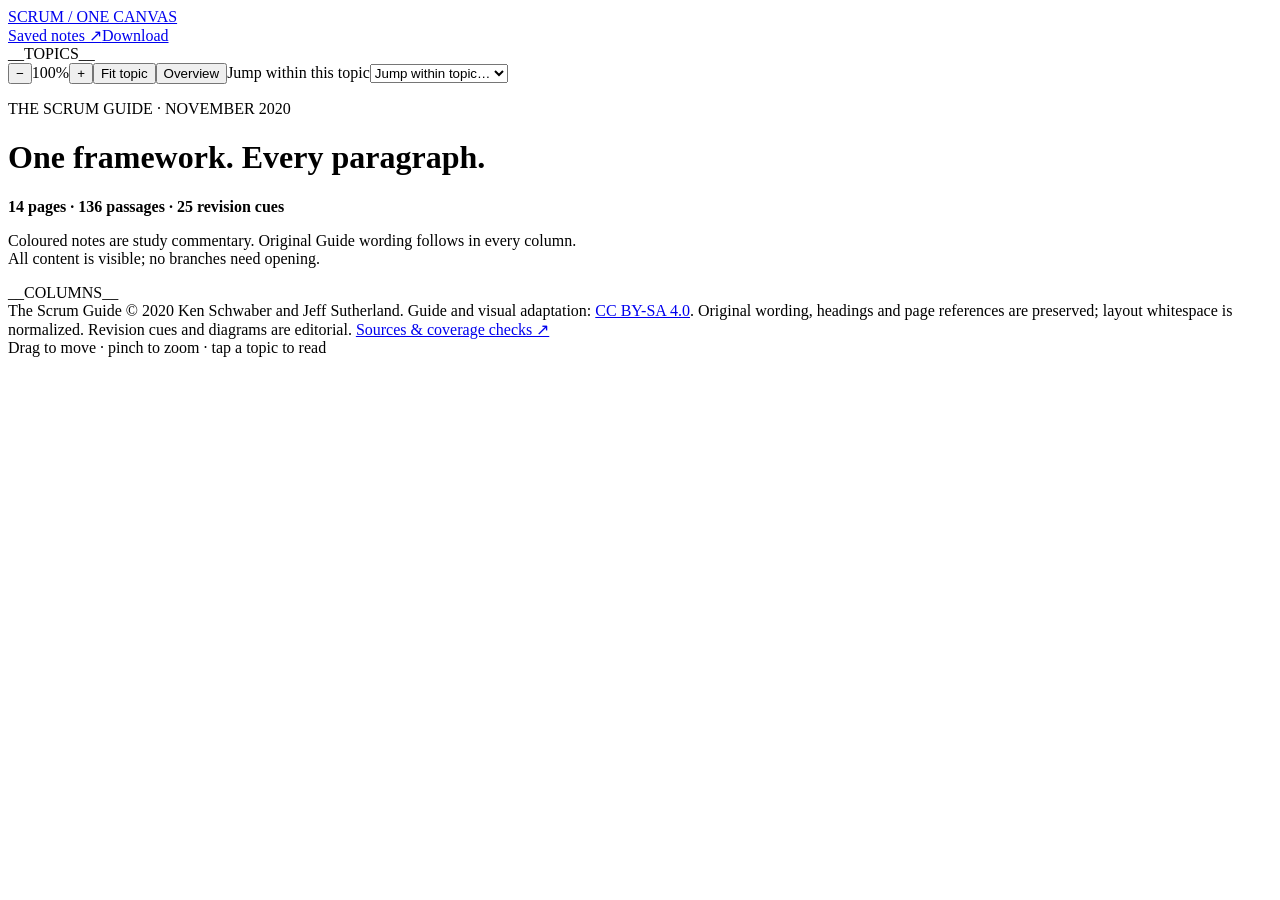
<file: canvas-shell.html>
<!doctype html>
<html lang="en"><head><meta charset="utf-8"><meta name="viewport" content="width=device-width,initial-scale=1"><meta name="theme-color" content="#20382f"><meta name="description" content="All 14 pages of the Scrum Guide on one zoomable study canvas, with exam notes, diagrams and original paragraphs."><title>Scrum Guide · One canvas</title><style>__CSS__</style></head>
<body><header class="controls"><div class="topline"><a class="brand" href="https://himansh1.github.io/scrum-guide-map/">SCRUM <span>/ ONE CANVAS</span></a><div><a href="https://himansh1.github.io/scrum-guide-map/#saved">Saved notes ↗</a><a href="https://himansh1.github.io/scrum-guide-map/canvas.html" download="Scrum-Complete-Study-Canvas.html">Download</a></div></div><nav class="topic-tabs" aria-label="Jump to a topic">__TOPICS__</nav><div class="tools"><button id="zoom-out" aria-label="Zoom out">−</button><output id="zoom-level" aria-live="polite">100%</output><button id="zoom-in" aria-label="Zoom in">+</button><button id="fit-topic">Fit topic</button><button id="overview">Overview</button><label class="sr-only" for="branch-jump">Jump within this topic</label><select id="branch-jump"><option value="">Jump within topic…</option></select></div></header>
<main id="viewport" tabindex="0" aria-label="Zoomable complete Scrum Guide. Drag to move, pinch or use the zoom buttons. Use topic buttons to jump." aria-describedby="gesture-help"><div id="world"><header class="board-title"><div><p>THE SCRUM GUIDE · NOVEMBER 2020</p><h1>One framework. Every paragraph.</h1></div><div class="board-key"><strong>14 pages · 136 passages · 25 revision cues</strong><p>Coloured notes are study commentary. Original Guide wording follows in every column.<br>All content is visible; no branches need opening.</p></div></header><div class="columns">__COLUMNS__</div><footer class="board-footer">The Scrum Guide © 2020 Ken Schwaber and Jeff Sutherland. Guide and visual adaptation: <a href="https://creativecommons.org/licenses/by-sa/4.0/" target="_blank" rel="noopener">CC BY-SA 4.0</a>. Original wording, headings and page references are preserved; layout whitespace is normalized. Revision cues and diagrams are editorial. <a href="https://himansh1.github.io/scrum-guide-map/#sources">Sources & coverage checks ↗</a></footer></div></main>
<aside id="gesture-help" class="gesture-help">Drag to move · pinch to zoom · tap a topic to read</aside><noscript><style>.controls,.gesture-help{display:none}body{overflow:auto}#viewport{overflow:auto;height:auto;position:static}#world{position:static;transform:none}</style><p>JavaScript enables zoom controls. All Guide text is still available below.</p></noscript><script id="canvas-topics" type="application/json">__DATA__</script><script>__JS__</script></body></html>
</file>
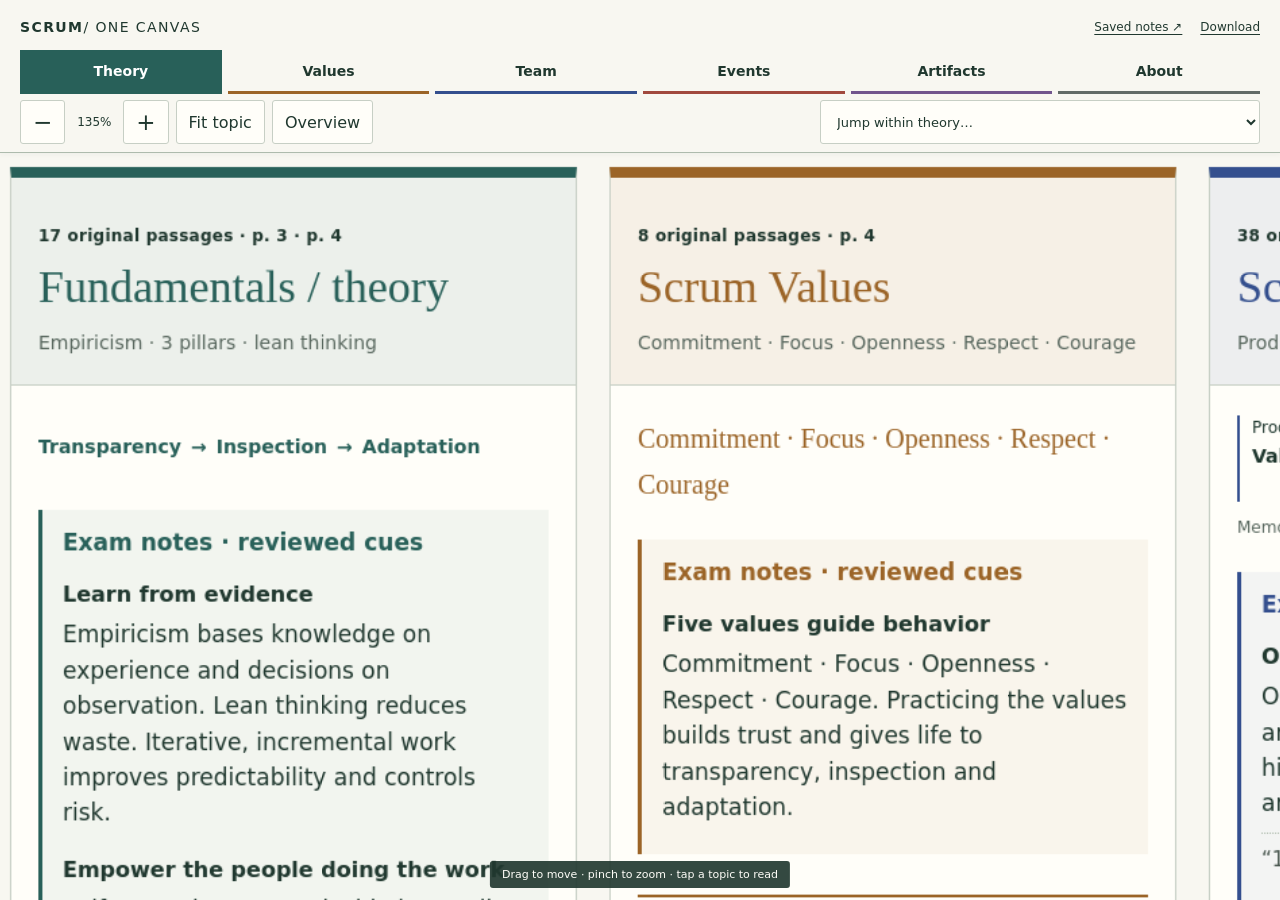
<file: canvas.html>
<!doctype html>
<html lang="en"><head><meta charset="utf-8"><meta name="viewport" content="width=device-width,initial-scale=1"><meta name="theme-color" content="#20382f"><meta name="description" content="All 14 pages of the Scrum Guide on one zoomable study canvas, with exam notes, diagrams and original paragraphs."><title>Scrum Guide · One canvas</title><style>:root{--ink:#20382f;--muted:#58675e;--line:#c7cfc5;--paper:#f8f7f1;font-family:system-ui,-apple-system,BlinkMacSystemFont,"Segoe UI",sans-serif;color:var(--ink);background:#e5e9e2;font-synthesis:none}*{box-sizing:border-box}body{margin:0;overflow:hidden}button,select{font:inherit;color:inherit}button,a,select{-webkit-tap-highlight-color:transparent}button,select{min-height:44px;background:#fffef9;border:1px solid var(--line);border-radius:3px;padding:8px 12px}button{cursor:pointer}button:hover,select:hover{background:#edf1e9}a{color:inherit}button:focus-visible,a:focus-visible,select:focus-visible,#viewport:focus-visible{outline:3px solid #d89832;outline-offset:2px}.controls{position:relative;z-index:3;background:var(--paper);border-bottom:1px solid #aebbad;padding:10px 20px 8px;box-shadow:0 2px 5px #20382f0a}.topline{display:flex;align-items:center;justify-content:space-between;gap:12px}.brand{font-size:14px;font-weight:800;letter-spacing:.1em;text-decoration:none;white-space:nowrap}.brand span{font-weight:450}.topline>div{display:flex;gap:18px;font-size:12px}.topline a{min-height:34px;display:inline-flex;align-items:center;text-underline-offset:3px}.topic-tabs{display:flex;gap:6px;overflow-x:auto;scrollbar-width:thin;padding:6px 0}.topic-tabs button{flex:1;min-width:92px;border:0;border-bottom:3px solid var(--topic);border-radius:0;background:transparent;font-size:14px;font-weight:600;white-space:nowrap}.topic-tabs button[aria-pressed=true]{background:var(--topic);color:white}.tools{display:flex;align-items:center;gap:7px}.tools button{white-space:nowrap}.tools #zoom-in,.tools #zoom-out{font-size:23px;padding:2px 12px;min-width:44px}.tools output{min-width:44px;text-align:center;font-size:12px;font-variant-numeric:tabular-nums}.tools select{margin-left:auto;max-width:440px;min-width:0;flex:1;font-size:13px}#viewport{position:relative;overflow:hidden;width:100%;height:calc(100dvh - 158px);touch-action:none;cursor:grab;overscroll-behavior:none;background-image:radial-gradient(#9eaea050 .8px,transparent .8px);background-size:18px 18px;contain:layout paint}#viewport.dragging{cursor:grabbing;user-select:none}#world{position:absolute;left:0;top:0;width:2688px;transform-origin:0 0;will-change:transform;padding:24px;background:var(--paper)}.board-title{display:flex;align-items:center;justify-content:space-between;gap:50px;padding:12px 10px 36px}.board-title>div:first-child>p{font-size:14px;letter-spacing:.15em;font-weight:700;margin:0 0 12px}.board-title h1{font:52px/1.1 Georgia,serif;margin:0}.board-key{max-width:1000px;font-size:19px;line-height:1.5;border-left:2px solid var(--line);padding-left:32px}.board-key strong{font-size:24px}.board-key p{margin:10px 0 0}.columns{display:grid;grid-template-columns:repeat(6,420px);gap:24px;align-items:start}.topic-column{background:#fffef9;border:1px solid var(--line);border-top:8px solid var(--topic);padding:0 20px 24px;min-width:0}.topic-heading{margin:0 -20px 22px;padding:24px 20px 20px;background:color-mix(in srgb,var(--topic) 9%,#fffef9);border-bottom:1px solid var(--line)}.topic-kicker{font-size:12px;font-weight:650;letter-spacing:.02em}.topic-heading h2{font:34px/1.12 Georgia,serif;color:var(--topic);margin:12px 0}.topic-heading>p:last-child{font-size:14px;line-height:1.5;margin:0;color:var(--muted)}.revision-cues{border-left:3px solid var(--topic);padding:14px 15px 4px;background:color-mix(in srgb,var(--topic) 6%,#fffef9);margin:24px 0}.revision-cues>h3{font-size:17px;color:var(--topic);margin:0 0 18px}.cue{margin-bottom:18px}.cue h4{font-size:16px;line-height:1.4;margin:0 0 5px}.cue p,.revision-cues>p{font-size:17px;line-height:1.55;margin:0 0 8px}.cue .cue-qualification{font-size:15px;color:#48564e;border-top:1px dotted #aebbad;padding-top:8px}.source-divider{border-block:2px solid var(--topic);padding:14px 0;margin:30px 0;display:flex;flex-direction:column;gap:4px}.source-divider span{font:25px Georgia,serif;color:var(--topic)}.source-divider small{font-size:12px;color:var(--muted)}.branch-heading{color:var(--topic);font:28px/1.2 Georgia,serif;margin:30px 0 8px;padding-top:20px;border-top:2px solid var(--topic)}.level-1>.branch-heading,.level-2>.branch-heading{font:650 20px/1.4 system-ui;border-top:1px solid var(--line);padding-top:16px;margin-top:24px}.branch-keywords{font-size:13px;color:var(--muted);line-height:1.5;margin:0 0 18px}.source-passage{border-bottom:1px solid #dce1d8;padding:10px 0 20px;margin-bottom:12px}.passage-label{display:flex;flex-wrap:wrap;justify-content:space-between;align-items:baseline;gap:4px 12px}.passage-label h4{font-size:14px;line-height:1.4;font-weight:650;margin:0;color:var(--topic)}.passage-label a{font-size:12px;color:var(--muted);min-height:38px;display:inline-flex;align-items:center;text-underline-offset:3px}.original-text{font:19px/1.6 Georgia,"Times New Roman",serif;white-space:pre-line;overflow-wrap:anywhere;margin:8px 0 0}.source-passage[id=c-b010] .original-text{font-size:15px;line-height:1.5}.pillar-flow{display:flex;gap:7px;align-items:center;font-size:14px;font-weight:650;color:var(--topic);padding:15px 0}.values-line{font:20px/1.7 Georgia,serif;color:var(--topic)}.role-flow{display:grid;grid-template-columns:repeat(3,1fr);font-size:12px;gap:8px;line-height:1.6}.role-flow span{border-left:2px solid var(--topic);padding-left:9px}.role-flow b{font-size:14px}.sprint-frame{border:2px solid var(--topic);padding:12px 8px;font-size:15px}.sprint-frame>b{display:block;border-bottom:1px solid var(--line);padding-bottom:10px;margin-bottom:12px}.sprint-frame>div{display:flex;align-items:center;justify-content:space-between;gap:3px}.sprint-frame span{font-size:11px;text-align:center}.sprint-frame strong{font-size:22px;line-height:1.7}.sprint-frame i{font-style:normal;color:var(--topic)}.artifact-flow>div{display:grid;grid-template-columns:1fr 20px 1fr;gap:5px;align-items:center;font-size:14px;border-bottom:1px solid var(--line);padding:14px 0}.artifact-flow strong{color:var(--topic)}.diagram-note{font-size:12px;line-height:1.5;color:var(--muted);margin:10px 0 20px}.board-footer{font-size:15px;line-height:1.6;border-top:1px solid var(--line);margin-top:30px;padding-top:22px}.gesture-help{position:fixed;bottom:12px;left:50%;transform:translateX(-50%);font-size:11px;padding:7px 12px;background:#20382fe8;color:#fffef9;white-space:nowrap;pointer-events:none;border-radius:3px}.sr-only{position:absolute;width:1px;height:1px;overflow:hidden;clip-path:inset(50%)}
@media(max-width:700px){.controls{padding:5px 10px 7px}.topline{gap:6px}.brand{font-size:11px;letter-spacing:.05em}.topline>div{gap:10px;font-size:10px}.topline a{min-height:32px}.topic-tabs{gap:4px;padding:3px 0 5px}.topic-tabs button{min-width:72px;padding:8px 10px;font-size:12px}.tools{gap:4px;flex-wrap:wrap}.tools button{font-size:11px;padding:8px}.tools #zoom-in,.tools #zoom-out{min-width:38px;padding:0 9px}.tools output{min-width:34px;font-size:11px}.tools select{flex-basis:100%;max-width:none;font-size:12px;min-height:36px}.gesture-help{bottom:8px;font-size:10px}}@media(prefers-reduced-motion:reduce){*{scroll-behavior:auto}}@media print{body{overflow:visible}.controls,.gesture-help{display:none}#viewport{height:auto!important;overflow:visible;position:static;background:none}#world{position:static;transform:none!important}.columns{align-items:start}}
</style></head>
<body><header class="controls"><div class="topline"><a class="brand" href="https://himansh1.github.io/scrum-guide-map/">SCRUM <span>/ ONE CANVAS</span></a><div><a href="https://himansh1.github.io/scrum-guide-map/#saved">Saved notes ↗</a><a href="https://himansh1.github.io/scrum-guide-map/canvas.html" download="Scrum-Complete-Study-Canvas.html">Download</a></div></div><nav class="topic-tabs" aria-label="Jump to a topic"><button data-topic-button="fundamentals" style="--topic:#286059">Theory</button><button data-topic-button="scrum-values" style="--topic:#9b6427">Values</button><button data-topic-button="scrum-team" style="--topic:#344f8e">Team</button><button data-topic-button="scrum-events" style="--topic:#a1493e">Events</button><button data-topic-button="scrum-artifacts" style="--topic:#71558d">Artifacts</button><button data-topic-button="about" style="--topic:#626b67">About</button></nav><div class="tools"><button id="zoom-out" aria-label="Zoom out">−</button><output id="zoom-level" aria-live="polite">100%</output><button id="zoom-in" aria-label="Zoom in">+</button><button id="fit-topic">Fit topic</button><button id="overview">Overview</button><label class="sr-only" for="branch-jump">Jump within this topic</label><select id="branch-jump"><option value="">Jump within topic…</option></select></div></header>
<main id="viewport" tabindex="0" aria-label="Zoomable complete Scrum Guide. Drag to move, pinch or use the zoom buttons. Use topic buttons to jump." aria-describedby="gesture-help"><div id="world"><header class="board-title"><div><p>THE SCRUM GUIDE · NOVEMBER 2020</p><h1>One framework. Every paragraph.</h1></div><div class="board-key"><strong>14 pages · 136 passages · 25 revision cues</strong><p>Coloured notes are study commentary. Original Guide wording follows in every column.<br>All content is visible; no branches need opening.</p></div></header><div class="columns"><section class="topic-column" id="c-fundamentals" data-topic="fundamentals" style="--topic:#286059">
<header class="topic-heading"><p class="topic-kicker">17 original passages · p. 3 · p. 4</p><h2>Fundamentals / theory</h2><p>Empiricism · 3 pillars · lean thinking</p></header>
<div class="pillar-flow" aria-label="The three pillars"><span>Transparency</span><b>→</b><span>Inspection</span><b>→</b><span>Adaptation</span></div><div class="revision-cues"><h3>Exam notes · reviewed cues</h3><div class="cue" data-cue="empirical"><h4>Learn from evidence</h4><p>Empiricism bases knowledge on experience and decisions on observation. Lean thinking reduces waste. Iterative, incremental work improves predictability and controls risk.</p></div><div class="cue" data-cue="self-manage"><h4>Empower the people doing the work</h4><p>Self-managing teams decide internally who does what, when and how. Continuous inspection and adaptation support improvement.</p></div><div class="cue" data-cue="transparency"><h4>Transparency → inspection</h4><p>Make work and its process visible. Important decisions depend on the perceived state of the three artifacts; low transparency makes inspection misleading.</p></div><div class="cue" data-cue="inspection"><h4>Inspection → adaptation</h4><p>Frequently inspect artifacts and progress toward agreed goals. The five events provide a cadence. Inspection should lead to adaptation.</p></div><div class="cue" data-cue="adapt"><h4>Adapt as soon as you learn</h4><p>Adjust unacceptable process or product deviations promptly. Empowerment and self-management enable adaptation. Inspection without adaptation is pointless.</p></div></div><div class="source-divider"><span>Complete Guide text</span><small>Every passage · original wording</small></div><section class="source-branch level-0" id="c-scrum-definition" data-branch="scrum-definition"><h3 class="branch-heading">Scrum Definition</h3><p class="branch-keywords">Complexity · value · framework</p><article class="source-passage" id="c-b012" data-passage="b012">
<div class="passage-label"><h4>A lightweight framework for complex problems</h4><a href="https://himansh1.github.io/scrum-guide-map/#b012" target="_blank" rel="noopener" aria-label="Open A lightweight framework for complex problems and add a note">p. 3 · notes ↗</a></div>
<p class="original-text">Scrum is a lightweight framework that helps people, teams and organizations generate value through adaptive solutions for complex problems.</p></article><section class="source-branch level-1" id="c-scrum-in-a-nutshell" data-branch="scrum-in-a-nutshell"><h4 class="branch-heading">Scrum in a nutshell</h4><p class="branch-keywords">Order · create · inspect · repeat</p><article class="source-passage" id="c-b013" data-passage="b013">
<div class="passage-label"><h4>The Scrum Master’s environment</h4><a href="https://himansh1.github.io/scrum-guide-map/#b013" target="_blank" rel="noopener" aria-label="Open The Scrum Master’s environment and add a note">p. 3 · notes ↗</a></div>
<p class="original-text">In a nutshell, Scrum requires a Scrum Master to foster an environment where:</p></article><article class="source-passage" id="c-b014" data-passage="b014">
<div class="passage-label"><h4>1 · Order the Product Backlog</h4><a href="https://himansh1.github.io/scrum-guide-map/#b014" target="_blank" rel="noopener" aria-label="Open 1 · Order the Product Backlog and add a note">p. 3 · notes ↗</a></div>
<p class="original-text">1. A Product Owner orders the work for a complex problem into a Product Backlog.</p></article><article class="source-passage" id="c-b015" data-passage="b015">
<div class="passage-label"><h4>2 · Create an Increment in a Sprint</h4><a href="https://himansh1.github.io/scrum-guide-map/#b015" target="_blank" rel="noopener" aria-label="Open 2 · Create an Increment in a Sprint and add a note">p. 3 · notes ↗</a></div>
<p class="original-text">2. The Scrum Team turns a selection of the work into an Increment of value during a Sprint.</p></article><article class="source-passage" id="c-b016" data-passage="b016">
<div class="passage-label"><h4>3 · Inspect and adjust</h4><a href="https://himansh1.github.io/scrum-guide-map/#b016" target="_blank" rel="noopener" aria-label="Open 3 · Inspect and adjust and add a note">p. 3 · notes ↗</a></div>
<p class="original-text">3. The Scrum Team and its stakeholders inspect the results and adjust for the next Sprint.</p></article><article class="source-passage" id="c-b017" data-passage="b017">
<div class="passage-label"><h4>4 · Repeat</h4><a href="https://himansh1.github.io/scrum-guide-map/#b017" target="_blank" rel="noopener" aria-label="Open 4 · Repeat and add a note">p. 3 · notes ↗</a></div>
<p class="original-text">4. Repeat</p></article></section><article class="source-passage" id="c-b018" data-passage="b018">
<div class="passage-label"><h4>Simple and purposefully incomplete</h4><a href="https://himansh1.github.io/scrum-guide-map/#b018" target="_blank" rel="noopener" aria-label="Open Simple and purposefully incomplete and add a note">p. 3 · notes ↗</a></div>
<p class="original-text">Scrum is simple. Try it as is and determine if its philosophy, theory, and structure help to achieve goals and create value. The Scrum framework is purposefully incomplete, only defining the parts required to implement Scrum theory. Scrum is built upon by the collective intelligence of the people using it. Rather than provide people with detailed instructions, the rules of Scrum guide their relationships and interactions.</p></article><article class="source-passage" id="c-b019" data-passage="b019">
<div class="passage-label"><h4>Processes, techniques and methods</h4><a href="https://himansh1.github.io/scrum-guide-map/#b019" target="_blank" rel="noopener" aria-label="Open Processes, techniques and methods and add a note">p. 3 · notes ↗</a></div>
<p class="original-text">Various processes, techniques and methods can be employed within the framework. Scrum wraps around existing practices or renders them unnecessary. Scrum makes visible the relative efficacy of current management, environment, and work techniques, so that improvements can be made.</p></article></section><section class="source-branch level-0" id="c-scrum-theory" data-branch="scrum-theory"><h3 class="branch-heading">Scrum Theory</h3><p class="branch-keywords">Experience · evidence · adaptation</p><article class="source-passage" id="c-b021" data-passage="b021">
<div class="passage-label"><h4>Empiricism and lean thinking</h4><a href="https://himansh1.github.io/scrum-guide-map/#b021" target="_blank" rel="noopener" aria-label="Open Empiricism and lean thinking and add a note">p. 3 · notes ↗</a></div>
<p class="original-text">Scrum is founded on empiricism and lean thinking. Empiricism asserts that knowledge comes from experience and making decisions based on what is observed. Lean thinking reduces waste and focuses on the essentials.</p></article><article class="source-passage" id="c-b022" data-passage="b022">
<div class="passage-label"><h4>Iterative and incremental work</h4><a href="https://himansh1.github.io/scrum-guide-map/#b022" target="_blank" rel="noopener" aria-label="Open Iterative and incremental work and add a note">p. 3 · notes ↗</a></div>
<p class="original-text">Scrum employs an iterative, incremental approach to optimize predictability and to control risk. Scrum engages groups of people who collectively have all the skills and expertise to do the work and share or acquire such skills as needed.</p></article><article class="source-passage" id="c-b023" data-passage="b023">
<div class="passage-label"><h4>Events and the three pillars</h4><a href="https://himansh1.github.io/scrum-guide-map/#b023" target="_blank" rel="noopener" aria-label="Open Events and the three pillars and add a note">p. 3 · notes ↗</a></div>
<p class="original-text">Scrum combines four formal events for inspection and adaptation within a containing event, the Sprint. These events work because they implement the empirical Scrum pillars of transparency, inspection, and adaptation.</p></article><section class="source-branch level-1" id="c-transparency" data-branch="transparency"><h4 class="branch-heading">Transparency</h4><p class="branch-keywords">Visible work · shared understanding</p><article class="source-passage" id="c-b025" data-passage="b025">
<div class="passage-label"><h4>Visibility of work and artifacts</h4><a href="https://himansh1.github.io/scrum-guide-map/#b025" target="_blank" rel="noopener" aria-label="Open Visibility of work and artifacts and add a note">p. 3 · notes ↗</a></div>
<p class="original-text">The emergent process and work must be visible to those performing the work as well as those receiving the work. With Scrum, important decisions are based on the perceived state of its three formal artifacts. Artifacts that have low transparency can lead to decisions that diminish value and increase risk.</p></article><article class="source-passage" id="c-b026" data-passage="b026">
<div class="passage-label"><h4>Transparency enables inspection</h4><a href="https://himansh1.github.io/scrum-guide-map/#b026" target="_blank" rel="noopener" aria-label="Open Transparency enables inspection and add a note">p. 4 · notes ↗</a></div>
<p class="original-text">Transparency enables inspection. Inspection without transparency is misleading and wasteful.</p></article></section><section class="source-branch level-1" id="c-inspection" data-branch="inspection"><h4 class="branch-heading">Inspection</h4><p class="branch-keywords">Artifacts · goals · cadence</p><article class="source-passage" id="c-b028" data-passage="b028">
<div class="passage-label"><h4>Inspect artifacts and progress</h4><a href="https://himansh1.github.io/scrum-guide-map/#b028" target="_blank" rel="noopener" aria-label="Open Inspect artifacts and progress and add a note">p. 4 · notes ↗</a></div>
<p class="original-text">The Scrum artifacts and the progress toward agreed goals must be inspected frequently and diligently to detect potentially undesirable variances or problems. To help with inspection, Scrum provides cadence in the form of its five events.</p></article><article class="source-passage" id="c-b029" data-passage="b029">
<div class="passage-label"><h4>Inspection enables adaptation</h4><a href="https://himansh1.github.io/scrum-guide-map/#b029" target="_blank" rel="noopener" aria-label="Open Inspection enables adaptation and add a note">p. 4 · notes ↗</a></div>
<p class="original-text">Inspection enables adaptation. Inspection without adaptation is considered pointless. Scrum events are designed to provoke change.</p></article></section><section class="source-branch level-1" id="c-adaptation" data-branch="adaptation"><h4 class="branch-heading">Adaptation</h4><p class="branch-keywords">Adjust promptly · empowerment</p><article class="source-passage" id="c-b031" data-passage="b031">
<div class="passage-label"><h4>Adjust as soon as possible</h4><a href="https://himansh1.github.io/scrum-guide-map/#b031" target="_blank" rel="noopener" aria-label="Open Adjust as soon as possible and add a note">p. 4 · notes ↗</a></div>
<p class="original-text">If any aspects of a process deviate outside acceptable limits or if the resulting product is unacceptable, the process being applied or the materials being produced must be adjusted. The adjustment must be made as soon as possible to minimize further deviation.</p></article><article class="source-passage" id="c-b032" data-passage="b032">
<div class="passage-label"><h4>Empowerment and self-management</h4><a href="https://himansh1.github.io/scrum-guide-map/#b032" target="_blank" rel="noopener" aria-label="Open Empowerment and self-management and add a note">p. 4 · notes ↗</a></div>
<p class="original-text">Adaptation becomes more difficult when the people involved are not empowered or self-managing. A Scrum Team is expected to adapt the moment it learns anything new through inspection.</p></article></section></section></section><section class="topic-column" id="c-scrum-values" data-topic="scrum-values" style="--topic:#9b6427">
<header class="topic-heading"><p class="topic-kicker">8 original passages · p. 4</p><h2>Scrum Values</h2><p>Commitment · Focus · Openness · Respect · Courage</p></header>
<div class="values-line">Commitment · Focus · Openness · Respect · Courage</div><div class="revision-cues"><h3>Exam notes · reviewed cues</h3><div class="cue" data-cue="values"><h4>Five values guide behavior</h4><p>Commitment · Focus · Openness · Respect · Courage. Practicing the values builds trust and gives life to transparency, inspection and adaptation.</p></div></div><div class="source-divider"><span>Complete Guide text</span><small>Every passage · original wording</small></div><article class="source-passage" id="c-b034" data-passage="b034">
<div class="passage-label"><h4>Living the values</h4><a href="https://himansh1.github.io/scrum-guide-map/#b034" target="_blank" rel="noopener" aria-label="Open Living the values and add a note">p. 4 · notes ↗</a></div>
<p class="original-text">Successful use of Scrum depends on people becoming more proficient in living five values:</p></article><article class="source-passage" id="c-b035" data-passage="b035">
<div class="passage-label"><h4>The five values</h4><a href="https://himansh1.github.io/scrum-guide-map/#b035" target="_blank" rel="noopener" aria-label="Open The five values and add a note">p. 4 · notes ↗</a></div>
<p class="original-text">Commitment, Focus, Openness, Respect, and Courage</p></article><section class="source-branch level-0" id="c-the-values-in-practice" data-branch="the-values-in-practice"><h3 class="branch-heading">The values in practice</h3><p class="branch-keywords">Behavior · trust · teamwork</p><article class="source-passage" id="c-b036-1" data-passage="b036-1">
<div class="passage-label"><h4>Commitment</h4><a href="https://himansh1.github.io/scrum-guide-map/#b036-1" target="_blank" rel="noopener" aria-label="Open Commitment and add a note">p. 4 · notes ↗</a></div>
<p class="original-text">The Scrum Team commits to achieving its goals and to supporting each other.</p></article><article class="source-passage" id="c-b036-2" data-passage="b036-2">
<div class="passage-label"><h4>Focus</h4><a href="https://himansh1.github.io/scrum-guide-map/#b036-2" target="_blank" rel="noopener" aria-label="Open Focus and add a note">p. 4 · notes ↗</a></div>
<p class="original-text">Their primary focus is on the work of the Sprint to make the best possible progress toward these goals.</p></article><article class="source-passage" id="c-b036-3" data-passage="b036-3">
<div class="passage-label"><h4>Openness</h4><a href="https://himansh1.github.io/scrum-guide-map/#b036-3" target="_blank" rel="noopener" aria-label="Open Openness and add a note">p. 4 · notes ↗</a></div>
<p class="original-text">The Scrum Team and its stakeholders are open about the work and the challenges.</p></article><article class="source-passage" id="c-b036-4" data-passage="b036-4">
<div class="passage-label"><h4>Respect</h4><a href="https://himansh1.github.io/scrum-guide-map/#b036-4" target="_blank" rel="noopener" aria-label="Open Respect and add a note">p. 4 · notes ↗</a></div>
<p class="original-text">Scrum Team members respect each other to be capable, independent people, and are respected as such by the people with whom they work.</p></article><article class="source-passage" id="c-b036-5" data-passage="b036-5">
<div class="passage-label"><h4>Courage</h4><a href="https://himansh1.github.io/scrum-guide-map/#b036-5" target="_blank" rel="noopener" aria-label="Open Courage and add a note">p. 4 · notes ↗</a></div>
<p class="original-text">The Scrum Team members have the courage to do the right thing, to work on tough problems.</p></article></section><article class="source-passage" id="c-b037" data-passage="b037">
<div class="passage-label"><h4>Behavior, empiricism and trust</h4><a href="https://himansh1.github.io/scrum-guide-map/#b037" target="_blank" rel="noopener" aria-label="Open Behavior, empiricism and trust and add a note">p. 4 · notes ↗</a></div>
<p class="original-text">These values give direction to the Scrum Team with regard to their work, actions, and behavior. The decisions that are made, the steps taken, and the way Scrum is used should reinforce these values, not diminish or undermine them. The Scrum Team members learn and explore the values as they work with the Scrum events and artifacts. When these values are embodied by the Scrum Team and the people they work with, the empirical Scrum pillars of transparency, inspection, and adaptation come to life building trust.</p></article></section><section class="topic-column" id="c-scrum-team" data-topic="scrum-team" style="--topic:#344f8e">
<header class="topic-heading"><p class="topic-kicker">38 original passages · p. 5 · p. 6 · p. 7</p><h2>Scrum Team</h2><p>Product Owner · Scrum Master · Developers</p></header>
<div class="role-flow"><span>Product Owner<br><b>Value</b></span><span>Developers<br><b>Usable Increment</b></span><span>Scrum Master<br><b>Effectiveness</b></span></div><p class="diagram-note">Memory cues; complete accountabilities appear below.</p><div class="revision-cues"><h3>Exam notes · reviewed cues</h3><div class="cue" data-cue="team-size"><h4>One cohesive team · typically ≤10</h4><p>One Product Owner, one Scrum Master and Developers. No sub-teams or hierarchies; the team is cross-functional and self-managing.</p><p class="cue-qualification">“10 or fewer” is typical, not an absolute limit.</p></div><div class="cue" data-cue="accountability"><h4>Product value / effectiveness / quality</h4><p>Product Owner: maximize product value and manage the backlog effectively. Scrum Master: establish Scrum and enable team effectiveness. Developers: create a plan, uphold quality, adapt daily and hold each other accountable.</p><p class="cue-qualification">The whole team creates a valuable, useful Increment each Sprint. Product value is more than the amount of work done.</p></div><div class="cue" data-cue="scale"><h4>One product → shared foundations</h4><p>Multiple Scrum Teams focused on one product share the same Product Goal, Product Backlog and Product Owner. They define and comply with the same Definition of Done.</p></div><div class="cue" data-cue="cadence"><h4>Scaling and event cadence</h4><p>The 2020 Guide does not prescribe identical Sprint schedules for every team. Each team still follows Scrum’s event and Sprint rules.</p><p class="cue-qualification">The summary’s comparison with SAFe is not established by the Guide. A separate scaling framework may add coordination rules; check that framework directly.</p></div></div><div class="source-divider"><span>Complete Guide text</span><small>Every passage · original wording</small></div><section class="source-branch level-0" id="c-team-structure-and-responsibilities" data-branch="team-structure-and-responsibilities"><h3 class="branch-heading">Team structure and responsibilities</h3><p class="branch-keywords">≤10 typical · self-managing · cross-functional</p><article class="source-passage" id="c-b039" data-passage="b039">
<div class="passage-label"><h4>One cohesive team</h4><a href="https://himansh1.github.io/scrum-guide-map/#b039" target="_blank" rel="noopener" aria-label="Open One cohesive team and add a note">p. 5 · notes ↗</a></div>
<p class="original-text">The fundamental unit of Scrum is a small team of people, a Scrum Team. The Scrum Team consists of one Scrum Master, one Product Owner, and Developers. Within a Scrum Team, there are no sub-teams or hierarchies. It is a cohesive unit of professionals focused on one objective at a time, the Product Goal.</p></article><article class="source-passage" id="c-b040" data-passage="b040">
<div class="passage-label"><h4>Cross-functional and self-managing</h4><a href="https://himansh1.github.io/scrum-guide-map/#b040" target="_blank" rel="noopener" aria-label="Open Cross-functional and self-managing and add a note">p. 5 · notes ↗</a></div>
<p class="original-text">Scrum Teams are cross-functional, meaning the members have all the skills necessary to create value each Sprint. They are also self-managing, meaning they internally decide who does what, when, and how.</p></article><article class="source-passage" id="c-b041" data-passage="b041">
<div class="passage-label"><h4>Team size and multiple teams</h4><a href="https://himansh1.github.io/scrum-guide-map/#b041" target="_blank" rel="noopener" aria-label="Open Team size and multiple teams and add a note">p. 5 · notes ↗</a></div>
<p class="original-text">The Scrum Team is small enough to remain nimble and large enough to complete significant work within a Sprint, typically 10 or fewer people. In general, we have found that smaller teams communicate better and are more productive. If Scrum Teams become too large, they should consider reorganizing into multiple cohesive Scrum Teams, each focused on the same product. Therefore, they should share the same Product Goal, Product Backlog, and Product Owner.</p></article><article class="source-passage" id="c-b042" data-passage="b042">
<div class="passage-label"><h4>All product-related activities</h4><a href="https://himansh1.github.io/scrum-guide-map/#b042" target="_blank" rel="noopener" aria-label="Open All product-related activities and add a note">p. 5 · notes ↗</a></div>
<p class="original-text">The Scrum Team is responsible for all product-related activities from stakeholder collaboration, verification, maintenance, operation, experimentation, research and development, and anything else that might be required. They are structured and empowered by the organization to manage their own work. Working in Sprints at a sustainable pace improves the Scrum Team’s focus and consistency.</p></article><article class="source-passage" id="c-b043" data-passage="b043">
<div class="passage-label"><h4>A valuable, useful Increment</h4><a href="https://himansh1.github.io/scrum-guide-map/#b043" target="_blank" rel="noopener" aria-label="Open A valuable, useful Increment and add a note">p. 5 · notes ↗</a></div>
<p class="original-text">The entire Scrum Team is accountable for creating a valuable, useful Increment every Sprint. Scrum defines three specific accountabilities within the Scrum Team: the Developers, the Product Owner, and the Scrum Master.</p></article></section><section class="source-branch level-0" id="c-developers" data-branch="developers"><h3 class="branch-heading">Developers</h3><p class="branch-keywords">Plan · quality · daily adaptation</p><article class="source-passage" id="c-b045" data-passage="b045">
<div class="passage-label"><h4>Who the Developers are</h4><a href="https://himansh1.github.io/scrum-guide-map/#b045" target="_blank" rel="noopener" aria-label="Open Who the Developers are and add a note">p. 5 · notes ↗</a></div>
<p class="original-text">Developers are the people in the Scrum Team that are committed to creating any aspect of a usable Increment each Sprint.</p></article><section class="source-branch level-1" id="c-developers-accountabilities" data-branch="developers-accountabilities"><h4 class="branch-heading">Developers’ accountabilities</h4><p class="branch-keywords">Sprint plan · Done · adapt · accountable</p><article class="source-passage" id="c-b046" data-passage="b046">
<div class="passage-label"><h4>Skills vary; accountabilities remain</h4><a href="https://himansh1.github.io/scrum-guide-map/#b046" target="_blank" rel="noopener" aria-label="Open Skills vary; accountabilities remain and add a note">p. 5 · notes ↗</a></div>
<p class="original-text">The specific skills needed by the Developers are often broad and will vary with the domain of work. However, the Developers are always accountable for:</p></article><article class="source-passage" id="c-b047" data-passage="b047">
<div class="passage-label"><h4>Create the Sprint Backlog</h4><a href="https://himansh1.github.io/scrum-guide-map/#b047" target="_blank" rel="noopener" aria-label="Open Create the Sprint Backlog and add a note">p. 5 · notes ↗</a></div>
<p class="original-text">● Creating a plan for the Sprint, the Sprint Backlog;</p></article><article class="source-passage" id="c-b048" data-passage="b048">
<div class="passage-label"><h4>Adhere to the Definition of Done</h4><a href="https://himansh1.github.io/scrum-guide-map/#b048" target="_blank" rel="noopener" aria-label="Open Adhere to the Definition of Done and add a note">p. 5 · notes ↗</a></div>
<p class="original-text">● Instilling quality by adhering to a Definition of Done;</p></article><article class="source-passage" id="c-b049" data-passage="b049">
<div class="passage-label"><h4>Adapt toward the Sprint Goal</h4><a href="https://himansh1.github.io/scrum-guide-map/#b049" target="_blank" rel="noopener" aria-label="Open Adapt toward the Sprint Goal and add a note">p. 5 · notes ↗</a></div>
<p class="original-text">● Adapting their plan each day toward the Sprint Goal; and,</p></article><article class="source-passage" id="c-b050" data-passage="b050">
<div class="passage-label"><h4>Hold each other accountable</h4><a href="https://himansh1.github.io/scrum-guide-map/#b050" target="_blank" rel="noopener" aria-label="Open Hold each other accountable and add a note">p. 5 · notes ↗</a></div>
<p class="original-text">● Holding each other accountable as professionals.</p></article></section></section><section class="source-branch level-0" id="c-product-owner" data-branch="product-owner"><h3 class="branch-heading">Product Owner</h3><p class="branch-keywords">Value · ordering · delegation</p><article class="source-passage" id="c-b052" data-passage="b052">
<div class="passage-label"><h4>Maximize product value</h4><a href="https://himansh1.github.io/scrum-guide-map/#b052" target="_blank" rel="noopener" aria-label="Open Maximize product value and add a note">p. 5 · notes ↗</a></div>
<p class="original-text">The Product Owner is accountable for maximizing the value of the product resulting from the work of the Scrum Team. How this is done may vary widely across organizations, Scrum Teams, and individuals.</p></article><section class="source-branch level-1" id="c-product-backlog-management" data-branch="product-backlog-management"><h4 class="branch-heading">Product Backlog management</h4><p class="branch-keywords">Goal · items · order · transparency</p><article class="source-passage" id="c-b053" data-passage="b053">
<div class="passage-label"><h4>Effective backlog management</h4><a href="https://himansh1.github.io/scrum-guide-map/#b053" target="_blank" rel="noopener" aria-label="Open Effective backlog management and add a note">p. 6 · notes ↗</a></div>
<p class="original-text">The Product Owner is also accountable for effective Product Backlog management, which includes:</p></article><article class="source-passage" id="c-b054" data-passage="b054">
<div class="passage-label"><h4>Communicate the Product Goal</h4><a href="https://himansh1.github.io/scrum-guide-map/#b054" target="_blank" rel="noopener" aria-label="Open Communicate the Product Goal and add a note">p. 6 · notes ↗</a></div>
<p class="original-text">● Developing and explicitly communicating the Product Goal;</p></article><article class="source-passage" id="c-b055" data-passage="b055">
<div class="passage-label"><h4>Communicate Product Backlog items</h4><a href="https://himansh1.github.io/scrum-guide-map/#b055" target="_blank" rel="noopener" aria-label="Open Communicate Product Backlog items and add a note">p. 6 · notes ↗</a></div>
<p class="original-text">● Creating and clearly communicating Product Backlog items;</p></article><article class="source-passage" id="c-b056" data-passage="b056">
<div class="passage-label"><h4>Order Product Backlog items</h4><a href="https://himansh1.github.io/scrum-guide-map/#b056" target="_blank" rel="noopener" aria-label="Open Order Product Backlog items and add a note">p. 6 · notes ↗</a></div>
<p class="original-text">● Ordering Product Backlog items; and,</p></article><article class="source-passage" id="c-b057" data-passage="b057">
<div class="passage-label"><h4>Make the backlog transparent</h4><a href="https://himansh1.github.io/scrum-guide-map/#b057" target="_blank" rel="noopener" aria-label="Open Make the backlog transparent and add a note">p. 6 · notes ↗</a></div>
<p class="original-text">● Ensuring that the Product Backlog is transparent, visible and understood.</p></article></section><section class="source-branch level-1" id="c-authority-and-accountability" data-branch="authority-and-accountability"><h4 class="branch-heading">Authority and accountability</h4><p class="branch-keywords">One person · decisions · delegate work</p><article class="source-passage" id="c-b058" data-passage="b058">
<div class="passage-label"><h4>Delegation retains accountability</h4><a href="https://himansh1.github.io/scrum-guide-map/#b058" target="_blank" rel="noopener" aria-label="Open Delegation retains accountability and add a note">p. 6 · notes ↗</a></div>
<p class="original-text">The Product Owner may do the above work or may delegate the responsibility to others. Regardless, the Product Owner remains accountable.</p></article><article class="source-passage" id="c-b059" data-passage="b059">
<div class="passage-label"><h4>Respect the Product Owner’s decisions</h4><a href="https://himansh1.github.io/scrum-guide-map/#b059" target="_blank" rel="noopener" aria-label="Open Respect the Product Owner’s decisions and add a note">p. 6 · notes ↗</a></div>
<p class="original-text">For Product Owners to succeed, the entire organization must respect their decisions. These decisions are visible in the content and ordering of the Product Backlog, and through the inspectable Increment at the Sprint Review.</p></article><article class="source-passage" id="c-b060" data-passage="b060">
<div class="passage-label"><h4>One person; represent stakeholders</h4><a href="https://himansh1.github.io/scrum-guide-map/#b060" target="_blank" rel="noopener" aria-label="Open One person; represent stakeholders and add a note">p. 6 · notes ↗</a></div>
<p class="original-text">The Product Owner is one person, not a committee. The Product Owner may represent the needs of many stakeholders in the Product Backlog. Those wanting to change the Product Backlog can do so by trying to convince the Product Owner.</p></article></section></section><section class="source-branch level-0" id="c-scrum-master" data-branch="scrum-master"><h3 class="branch-heading">Scrum Master</h3><p class="branch-keywords">Effectiveness · coaching · impediments</p><section class="source-branch level-1" id="c-purpose-and-leadership" data-branch="purpose-and-leadership"><h4 class="branch-heading">Purpose and leadership</h4><p class="branch-keywords">Establish Scrum · Enable team effectiveness · True leaders who serve</p><article class="source-passage" id="c-b062" data-passage="b062">
<div class="passage-label"><h4>Establish Scrum</h4><a href="https://himansh1.github.io/scrum-guide-map/#b062" target="_blank" rel="noopener" aria-label="Open Establish Scrum and add a note">p. 6 · notes ↗</a></div>
<p class="original-text">The Scrum Master is accountable for establishing Scrum as defined in the Scrum Guide. They do this by helping everyone understand Scrum theory and practice, both within the Scrum Team and the organization.</p></article><article class="source-passage" id="c-b063" data-passage="b063">
<div class="passage-label"><h4>Enable team effectiveness</h4><a href="https://himansh1.github.io/scrum-guide-map/#b063" target="_blank" rel="noopener" aria-label="Open Enable team effectiveness and add a note">p. 6 · notes ↗</a></div>
<p class="original-text">The Scrum Master is accountable for the Scrum Team’s effectiveness. They do this by enabling the Scrum Team to improve its practices, within the Scrum framework.</p></article><article class="source-passage" id="c-b064" data-passage="b064">
<div class="passage-label"><h4>True leaders who serve</h4><a href="https://himansh1.github.io/scrum-guide-map/#b064" target="_blank" rel="noopener" aria-label="Open True leaders who serve and add a note">p. 6 · notes ↗</a></div>
<p class="original-text">Scrum Masters are true leaders who serve the Scrum Team and the larger organization.</p></article></section><section class="source-branch level-1" id="c-service-to-the-scrum-team" data-branch="service-to-the-scrum-team"><h4 class="branch-heading">Service to the Scrum Team</h4><p class="branch-keywords">Ways to serve the Scrum Team · Coach self-management · Focus on high-value, Done Increments</p><article class="source-passage" id="c-b065" data-passage="b065">
<div class="passage-label"><h4>Ways to serve the Scrum Team</h4><a href="https://himansh1.github.io/scrum-guide-map/#b065" target="_blank" rel="noopener" aria-label="Open Ways to serve the Scrum Team and add a note">p. 6 · notes ↗</a></div>
<p class="original-text">The Scrum Master serves the Scrum Team in several ways, including:</p></article><article class="source-passage" id="c-b066" data-passage="b066">
<div class="passage-label"><h4>Coach self-management</h4><a href="https://himansh1.github.io/scrum-guide-map/#b066" target="_blank" rel="noopener" aria-label="Open Coach self-management and add a note">p. 6 · notes ↗</a></div>
<p class="original-text">● Coaching the team members in self-management and cross-functionality;</p></article><article class="source-passage" id="c-b067" data-passage="b067">
<div class="passage-label"><h4>Focus on high-value, Done Increments</h4><a href="https://himansh1.github.io/scrum-guide-map/#b067" target="_blank" rel="noopener" aria-label="Open Focus on high-value, Done Increments and add a note">p. 6 · notes ↗</a></div>
<p class="original-text">● Helping the Scrum Team focus on creating high-value Increments that meet the Definition of Done;</p></article><article class="source-passage" id="c-b068" data-passage="b068">
<div class="passage-label"><h4>Cause removal of impediments</h4><a href="https://himansh1.github.io/scrum-guide-map/#b068" target="_blank" rel="noopener" aria-label="Open Cause removal of impediments and add a note">p. 6 · notes ↗</a></div>
<p class="original-text">● Causing the removal of impediments to the Scrum Team’s progress; and,</p></article><article class="source-passage" id="c-b069" data-passage="b069">
<div class="passage-label"><h4>Ensure effective events</h4><a href="https://himansh1.github.io/scrum-guide-map/#b069" target="_blank" rel="noopener" aria-label="Open Ensure effective events and add a note">p. 6 · notes ↗</a></div>
<p class="original-text">● Ensuring that all Scrum events take place and are positive, productive, and kept within the timebox.</p></article></section><section class="source-branch level-1" id="c-service-to-the-product-owner" data-branch="service-to-the-product-owner"><h4 class="branch-heading">Service to the Product Owner</h4><p class="branch-keywords">Product Owner</p><article class="source-passage" id="c-b070" data-passage="b070">
<div class="passage-label"><h4>Ways to serve the Product Owner</h4><a href="https://himansh1.github.io/scrum-guide-map/#b070" target="_blank" rel="noopener" aria-label="Open Ways to serve the Product Owner and add a note">p. 6 · notes ↗</a></div>
<p class="original-text">The Scrum Master serves the Product Owner in several ways, including:</p></article><article class="source-passage" id="c-b071" data-passage="b071">
<div class="passage-label"><h4>Product Goal and backlog techniques</h4><a href="https://himansh1.github.io/scrum-guide-map/#b071" target="_blank" rel="noopener" aria-label="Open Product Goal and backlog techniques and add a note">p. 7 · notes ↗</a></div>
<p class="original-text">● Helping find techniques for effective Product Goal definition and Product Backlog management;</p></article><article class="source-passage" id="c-b072" data-passage="b072">
<div class="passage-label"><h4>Clear and concise backlog items</h4><a href="https://himansh1.github.io/scrum-guide-map/#b072" target="_blank" rel="noopener" aria-label="Open Clear and concise backlog items and add a note">p. 7 · notes ↗</a></div>
<p class="original-text">● Helping the Scrum Team understand the need for clear and concise Product Backlog items;</p></article><article class="source-passage" id="c-b073" data-passage="b073">
<div class="passage-label"><h4>Empirical product planning</h4><a href="https://himansh1.github.io/scrum-guide-map/#b073" target="_blank" rel="noopener" aria-label="Open Empirical product planning and add a note">p. 7 · notes ↗</a></div>
<p class="original-text">● Helping establish empirical product planning for a complex environment; and,</p></article><article class="source-passage" id="c-b074" data-passage="b074">
<div class="passage-label"><h4>Stakeholder collaboration</h4><a href="https://himansh1.github.io/scrum-guide-map/#b074" target="_blank" rel="noopener" aria-label="Open Stakeholder collaboration and add a note">p. 7 · notes ↗</a></div>
<p class="original-text">● Facilitating stakeholder collaboration as requested or needed.</p></article></section><section class="source-branch level-1" id="c-service-to-the-organization" data-branch="service-to-the-organization"><h4 class="branch-heading">Service to the organization</h4><p class="branch-keywords">Ways to serve the organization · Lead, train and coach · Advise Scrum implementations</p><article class="source-passage" id="c-b075" data-passage="b075">
<div class="passage-label"><h4>Ways to serve the organization</h4><a href="https://himansh1.github.io/scrum-guide-map/#b075" target="_blank" rel="noopener" aria-label="Open Ways to serve the organization and add a note">p. 7 · notes ↗</a></div>
<p class="original-text">The Scrum Master serves the organization in several ways, including:</p></article><article class="source-passage" id="c-b076" data-passage="b076">
<div class="passage-label"><h4>Lead, train and coach</h4><a href="https://himansh1.github.io/scrum-guide-map/#b076" target="_blank" rel="noopener" aria-label="Open Lead, train and coach and add a note">p. 7 · notes ↗</a></div>
<p class="original-text">● Leading, training, and coaching the organization in its Scrum adoption;</p></article><article class="source-passage" id="c-b077" data-passage="b077">
<div class="passage-label"><h4>Advise Scrum implementations</h4><a href="https://himansh1.github.io/scrum-guide-map/#b077" target="_blank" rel="noopener" aria-label="Open Advise Scrum implementations and add a note">p. 7 · notes ↗</a></div>
<p class="original-text">● Planning and advising Scrum implementations within the organization;</p></article><article class="source-passage" id="c-b078" data-passage="b078">
<div class="passage-label"><h4>Enable an empirical approach</h4><a href="https://himansh1.github.io/scrum-guide-map/#b078" target="_blank" rel="noopener" aria-label="Open Enable an empirical approach and add a note">p. 7 · notes ↗</a></div>
<p class="original-text">● Helping employees and stakeholders understand and enact an empirical approach for complex work; and,</p></article><article class="source-passage" id="c-b079" data-passage="b079">
<div class="passage-label"><h4>Remove stakeholder barriers</h4><a href="https://himansh1.github.io/scrum-guide-map/#b079" target="_blank" rel="noopener" aria-label="Open Remove stakeholder barriers and add a note">p. 7 · notes ↗</a></div>
<p class="original-text">● Removing barriers between stakeholders and Scrum Teams.</p></article></section></section></section><section class="topic-column" id="c-scrum-events" data-topic="scrum-events" style="--topic:#a1493e">
<header class="topic-heading"><p class="topic-kicker">33 original passages · p. 7 · p. 8 · p. 9 · p. 10</p><h2>Scrum Events</h2><p>Timeboxes · purpose · participants</p></header>
<div class="sprint-frame"><b>Sprint · one month or less</b><div><span>Planning<br><strong>≤8h</strong></span><i>→</i><span>Daily Scrum<br><strong>15m</strong></span><i>→</i><span>Review<br><strong>≤4h</strong></span><i>→</i><span>Retro<br><strong>≤3h</strong></span></div></div><p class="diagram-note">Planning, Review and Retrospective limits apply to a one-month Sprint; usually shorter for shorter Sprints. Daily Scrum: 15 minutes each working day.</p><div class="revision-cues"><h3>Exam notes · reviewed cues</h3><div class="cue" data-cue="sprint"><h4>Sprint · one month or less</h4><p>The Sprint contains all the work and other events. A new Sprint starts immediately after the previous one. There is no distinct “Sprint 0” in the Guide.</p><p class="cue-qualification">The summary’s “Spring 0” is a typo. A preparation phase does not waive Scrum’s requirements.</p></div><div class="cue" data-cue="planning"><h4>Planning · why → what → how</h4><p>The whole Scrum Team collaborates. Why: a valuable Sprint Goal. What: Developers select work through discussion with the Product Owner. How: Developers plan the delivery.</p><p class="cue-qualification">Maximum 8 hours for a one-month Sprint; usually shorter for shorter Sprints.</p></div><div class="cue" data-cue="daily"><h4>Daily Scrum · 15 minutes</h4><p>Developers inspect progress toward the Sprint Goal and adapt the Sprint Backlog every working day. The result is an actionable plan for the next day.</p><p class="cue-qualification">Yesterday / today / impediments are optional prompts, not three mandatory questions.</p></div><div class="cue" data-cue="review"><h4>Review · inspect the outcome</h4><p>The Scrum Team and stakeholders inspect the Sprint outcome and progress toward the Product Goal, then discuss what to do next. It is a working session.</p><p class="cue-qualification">Maximum 4 hours for a one-month Sprint; usually shorter for shorter Sprints. The Review is not a release gate.</p></div><div class="cue" data-cue="retro"><h4>Retrospective · improve effectiveness</h4><p>Inspect individuals, interactions, processes, tools and the Definition of Done. Identify the most helpful improvements and address them as soon as possible.</p><p class="cue-qualification">Maximum 3 hours for a one-month Sprint; usually shorter for shorter Sprints.</p></div></div><div class="source-divider"><span>Complete Guide text</span><small>Every passage · original wording</small></div><article class="source-passage" id="c-b081" data-passage="b081">
<div class="passage-label"><h4>Formal opportunities to inspect and adapt</h4><a href="https://himansh1.github.io/scrum-guide-map/#b081" target="_blank" rel="noopener" aria-label="Open Formal opportunities to inspect and adapt and add a note">p. 7 · notes ↗</a></div>
<p class="original-text">The Sprint is a container for all other events. Each event in Scrum is a formal opportunity to inspect and adapt Scrum artifacts. These events are specifically designed to enable the transparency required. Failure to operate any events as prescribed results in lost opportunities to inspect and adapt. Events are used in Scrum to create regularity and to minimize the need for meetings not defined in Scrum. Optimally, all events are held at the same time and place to reduce complexity.</p></article><section class="source-branch level-0" id="c-the-sprint" data-branch="the-sprint"><h3 class="branch-heading">The Sprint</h3><p class="branch-keywords">≤1 month · scope · cancellation</p><section class="source-branch level-1" id="c-purpose-duration-and-scope" data-branch="purpose-duration-and-scope"><h4 class="branch-heading">Purpose, duration and scope</h4><p class="branch-keywords">Value · ≤1 month · all work</p><article class="source-passage" id="c-b083" data-passage="b083">
<div class="passage-label"><h4>Ideas become value</h4><a href="https://himansh1.github.io/scrum-guide-map/#b083" target="_blank" rel="noopener" aria-label="Open Ideas become value and add a note">p. 7 · notes ↗</a></div>
<p class="original-text">Sprints are the heartbeat of Scrum, where ideas are turned into value.</p></article><article class="source-passage" id="c-b084" data-passage="b084">
<div class="passage-label"><h4>One month or less; immediate next Sprint</h4><a href="https://himansh1.github.io/scrum-guide-map/#b084" target="_blank" rel="noopener" aria-label="Open One month or less; immediate next Sprint and add a note">p. 7 · notes ↗</a></div>
<p class="original-text">They are fixed length events of one month or less to create consistency. A new Sprint starts immediately after the conclusion of the previous Sprint.</p></article><article class="source-passage" id="c-b085" data-passage="b085">
<div class="passage-label"><h4>All work happens within Sprints</h4><a href="https://himansh1.github.io/scrum-guide-map/#b085" target="_blank" rel="noopener" aria-label="Open All work happens within Sprints and add a note">p. 7 · notes ↗</a></div>
<p class="original-text">All the work necessary to achieve the Product Goal, including Sprint Planning, Daily Scrums, Sprint Review, and Sprint Retrospective, happen within Sprints.</p></article></section><section class="source-branch level-1" id="c-during-the-sprint" data-branch="during-the-sprint"><h4 class="branch-heading">During the Sprint</h4><p class="branch-keywords">Protect goal · quality · renegotiate scope</p><article class="source-passage" id="c-b086" data-passage="b086">
<div class="passage-label"><h4>The Sprint’s constraints</h4><a href="https://himansh1.github.io/scrum-guide-map/#b086" target="_blank" rel="noopener" aria-label="Open The Sprint’s constraints and add a note">p. 7 · notes ↗</a></div>
<p class="original-text">During the Sprint:</p></article><article class="source-passage" id="c-b087" data-passage="b087">
<div class="passage-label"><h4>Protect the Sprint Goal</h4><a href="https://himansh1.github.io/scrum-guide-map/#b087" target="_blank" rel="noopener" aria-label="Open Protect the Sprint Goal and add a note">p. 7 · notes ↗</a></div>
<p class="original-text">● No changes are made that would endanger the Sprint Goal;</p></article><article class="source-passage" id="c-b088" data-passage="b088">
<div class="passage-label"><h4>Quality does not decrease</h4><a href="https://himansh1.github.io/scrum-guide-map/#b088" target="_blank" rel="noopener" aria-label="Open Quality does not decrease and add a note">p. 7 · notes ↗</a></div>
<p class="original-text">● Quality does not decrease;</p></article><article class="source-passage" id="c-b089" data-passage="b089">
<div class="passage-label"><h4>Refine the Product Backlog</h4><a href="https://himansh1.github.io/scrum-guide-map/#b089" target="_blank" rel="noopener" aria-label="Open Refine the Product Backlog and add a note">p. 7 · notes ↗</a></div>
<p class="original-text">● The Product Backlog is refined as needed; and,</p></article><article class="source-passage" id="c-b090" data-passage="b090">
<div class="passage-label"><h4>Clarify and renegotiate scope</h4><a href="https://himansh1.github.io/scrum-guide-map/#b090" target="_blank" rel="noopener" aria-label="Open Clarify and renegotiate scope and add a note">p. 7 · notes ↗</a></div>
<p class="original-text">● Scope may be clarified and renegotiated with the Product Owner as more is learned.</p></article></section><article class="source-passage" id="c-b091" data-passage="b091">
<div class="passage-label"><h4>Predictability, shorter cycles and risk</h4><a href="https://himansh1.github.io/scrum-guide-map/#b091" target="_blank" rel="noopener" aria-label="Open Predictability, shorter cycles and risk and add a note">p. 7 · p. 8 · notes ↗</a></div>
<p class="original-text">Sprints enable predictability by ensuring inspection and adaptation of progress toward a Product Goal at least every calendar month. When a Sprint’s horizon is too long the Sprint Goal may become invalid, complexity may rise, and risk may increase. Shorter Sprints can be employed to generate more learning cycles and limit risk of cost and effort to a smaller time frame. Each Sprint may be considered a short project.</p></article><article class="source-passage" id="c-b092" data-passage="b092">
<div class="passage-label"><h4>Forecasting and empiricism</h4><a href="https://himansh1.github.io/scrum-guide-map/#b092" target="_blank" rel="noopener" aria-label="Open Forecasting and empiricism and add a note">p. 8 · notes ↗</a></div>
<p class="original-text">Various practices exist to forecast progress, like burn-downs, burn-ups, or cumulative flows. While proven useful, these do not replace the importance of empiricism. In complex environments, what will happen is unknown. Only what has already happened may be used for forward-looking decision making.</p></article><article class="source-passage" id="c-b093" data-passage="b093">
<div class="passage-label"><h4>Cancellation authority</h4><a href="https://himansh1.github.io/scrum-guide-map/#b093" target="_blank" rel="noopener" aria-label="Open Cancellation authority and add a note">p. 8 · notes ↗</a></div>
<p class="original-text">A Sprint could be cancelled if the Sprint Goal becomes obsolete. Only the Product Owner has the authority to cancel the Sprint.</p></article></section><section class="source-branch level-0" id="c-sprint-planning" data-branch="sprint-planning"><h3 class="branch-heading">Sprint Planning</h3><p class="branch-keywords">Why / what / how · 8h max</p><article class="source-passage" id="c-b095" data-passage="b095">
<div class="passage-label"><h4>Collaborative planning</h4><a href="https://himansh1.github.io/scrum-guide-map/#b095" target="_blank" rel="noopener" aria-label="Open Collaborative planning and add a note">p. 8 · notes ↗</a></div>
<p class="original-text">Sprint Planning initiates the Sprint by laying out the work to be performed for the Sprint. This resulting plan is created by the collaborative work of the entire Scrum Team.</p></article><article class="source-passage" id="c-b096" data-passage="b096">
<div class="passage-label"><h4>Preparation and invited advisers</h4><a href="https://himansh1.github.io/scrum-guide-map/#b096" target="_blank" rel="noopener" aria-label="Open Preparation and invited advisers and add a note">p. 8 · notes ↗</a></div>
<p class="original-text">The Product Owner ensures that attendees are prepared to discuss the most important Product Backlog items and how they map to the Product Goal. The Scrum Team may also invite other people to attend Sprint Planning to provide advice.</p></article><article class="source-passage" id="c-b097" data-passage="b097">
<div class="passage-label"><h4>Three planning topics</h4><a href="https://himansh1.github.io/scrum-guide-map/#b097" target="_blank" rel="noopener" aria-label="Open Three planning topics and add a note">p. 8 · notes ↗</a></div>
<p class="original-text">Sprint Planning addresses the following topics:</p></article><section class="source-branch level-1" id="c-topic-one-why-is-this-sprint-valuable" data-branch="topic-one-why-is-this-sprint-valuable"><h4 class="branch-heading">Topic One: Why is this Sprint valuable?</h4><p class="branch-keywords">Define and finalize the Sprint Goal</p><article class="source-passage" id="c-b099" data-passage="b099">
<div class="passage-label"><h4>Define and finalize the Sprint Goal</h4><a href="https://himansh1.github.io/scrum-guide-map/#b099" target="_blank" rel="noopener" aria-label="Open Define and finalize the Sprint Goal and add a note">p. 8 · notes ↗</a></div>
<p class="original-text">The Product Owner proposes how the product could increase its value and utility in the current Sprint. The whole Scrum Team then collaborates to define a Sprint Goal that communicates why the Sprint is valuable to stakeholders. The Sprint Goal must be finalized prior to the end of Sprint Planning.</p></article></section><section class="source-branch level-1" id="c-topic-two-what-can-be-done-this-sprint" data-branch="topic-two-what-can-be-done-this-sprint"><h4 class="branch-heading">Topic Two: What can be Done this Sprint?</h4><p class="branch-keywords">Definition of Done</p><article class="source-passage" id="c-b101" data-passage="b101">
<div class="passage-label"><h4>Developers select work</h4><a href="https://himansh1.github.io/scrum-guide-map/#b101" target="_blank" rel="noopener" aria-label="Open Developers select work and add a note">p. 8 · notes ↗</a></div>
<p class="original-text">Through discussion with the Product Owner, the Developers select items from the Product Backlog to include in the current Sprint. The Scrum Team may refine these items during this process, which increases understanding and confidence.</p></article><article class="source-passage" id="c-b102" data-passage="b102">
<div class="passage-label"><h4>Forecast using performance, capacity and Done</h4><a href="https://himansh1.github.io/scrum-guide-map/#b102" target="_blank" rel="noopener" aria-label="Open Forecast using performance, capacity and Done and add a note">p. 8 · notes ↗</a></div>
<p class="original-text">Selecting how much can be completed within a Sprint may be challenging. However, the more the Developers know about their past performance, their upcoming capacity, and their Definition of Done, the more confident they will be in their Sprint forecasts.</p></article></section><section class="source-branch level-1" id="c-topic-three-how-will-the-chosen-work-get-done" data-branch="topic-three-how-will-the-chosen-work-get-done"><h4 class="branch-heading">Topic Three: How will the chosen work get done?</h4><p class="branch-keywords">Definition of Done</p><article class="source-passage" id="c-b104" data-passage="b104">
<div class="passage-label"><h4>Developers plan delivery</h4><a href="https://himansh1.github.io/scrum-guide-map/#b104" target="_blank" rel="noopener" aria-label="Open Developers plan delivery and add a note">p. 8 · notes ↗</a></div>
<p class="original-text">For each selected Product Backlog item, the Developers plan the work necessary to create an Increment that meets the Definition of Done. This is often done by decomposing Product Backlog items into smaller work items of one day or less. How this is done is at the sole discretion of the Developers. No one else tells them how to turn Product Backlog items into Increments of value.</p></article></section><article class="source-passage" id="c-b105" data-passage="b105">
<div class="passage-label"><h4>The resulting Sprint Backlog</h4><a href="https://himansh1.github.io/scrum-guide-map/#b105" target="_blank" rel="noopener" aria-label="Open The resulting Sprint Backlog and add a note">p. 9 · notes ↗</a></div>
<p class="original-text">The Sprint Goal, the Product Backlog items selected for the Sprint, plus the plan for delivering them are together referred to as the Sprint Backlog.</p></article><article class="source-passage" id="c-b106" data-passage="b106">
<div class="passage-label"><h4>Timebox: maximum eight hours</h4><a href="https://himansh1.github.io/scrum-guide-map/#b106" target="_blank" rel="noopener" aria-label="Open Timebox: maximum eight hours and add a note">p. 9 · notes ↗</a></div>
<p class="original-text">Sprint Planning is timeboxed to a maximum of eight hours for a one-month Sprint. For shorter Sprints, the event is usually shorter.</p></article></section><section class="source-branch level-0" id="c-daily-scrum" data-branch="daily-scrum"><h3 class="branch-heading">Daily Scrum</h3><p class="branch-keywords">Developers · 15 min · actionable plan</p><article class="source-passage" id="c-b108" data-passage="b108">
<div class="passage-label"><h4>Inspect progress and adapt the plan</h4><a href="https://himansh1.github.io/scrum-guide-map/#b108" target="_blank" rel="noopener" aria-label="Open Inspect progress and adapt the plan and add a note">p. 9 · notes ↗</a></div>
<p class="original-text">The purpose of the Daily Scrum is to inspect progress toward the Sprint Goal and adapt the Sprint Backlog as necessary, adjusting the upcoming planned work.</p></article><article class="source-passage" id="c-b109" data-passage="b109">
<div class="passage-label"><h4>15 minutes; Developers participate</h4><a href="https://himansh1.github.io/scrum-guide-map/#b109" target="_blank" rel="noopener" aria-label="Open 15 minutes; Developers participate and add a note">p. 9 · notes ↗</a></div>
<p class="original-text">The Daily Scrum is a 15-minute event for the Developers of the Scrum Team. To reduce complexity, it is held at the same time and place every working day of the Sprint. If the Product Owner or Scrum Master are actively working on items in the Sprint Backlog, they participate as Developers.</p></article><article class="source-passage" id="c-b110" data-passage="b110">
<div class="passage-label"><h4>Choose structure; create an actionable plan</h4><a href="https://himansh1.github.io/scrum-guide-map/#b110" target="_blank" rel="noopener" aria-label="Open Choose structure; create an actionable plan and add a note">p. 9 · notes ↗</a></div>
<p class="original-text">The Developers can select whatever structure and techniques they want, as long as their Daily Scrum focuses on progress toward the Sprint Goal and produces an actionable plan for the next day of work. This creates focus and improves self-management.</p></article><article class="source-passage" id="c-b111" data-passage="b111">
<div class="passage-label"><h4>Communication and decisions</h4><a href="https://himansh1.github.io/scrum-guide-map/#b111" target="_blank" rel="noopener" aria-label="Open Communication and decisions and add a note">p. 9 · notes ↗</a></div>
<p class="original-text">Daily Scrums improve communications, identify impediments, promote quick decision-making, and consequently eliminate the need for other meetings.</p></article><article class="source-passage" id="c-b112" data-passage="b112">
<div class="passage-label"><h4>Adapt throughout the day</h4><a href="https://himansh1.github.io/scrum-guide-map/#b112" target="_blank" rel="noopener" aria-label="Open Adapt throughout the day and add a note">p. 9 · notes ↗</a></div>
<p class="original-text">The Daily Scrum is not the only time Developers are allowed to adjust their plan. They often meet throughout the day for more detailed discussions about adapting or re-planning the rest of the Sprint’s work.</p></article></section><section class="source-branch level-0" id="c-sprint-review" data-branch="sprint-review"><h3 class="branch-heading">Sprint Review</h3><p class="branch-keywords">Stakeholders · outcome · 4h max</p><article class="source-passage" id="c-b114" data-passage="b114">
<div class="passage-label"><h4>Inspect outcome with stakeholders</h4><a href="https://himansh1.github.io/scrum-guide-map/#b114" target="_blank" rel="noopener" aria-label="Open Inspect outcome with stakeholders and add a note">p. 9 · notes ↗</a></div>
<p class="original-text">The purpose of the Sprint Review is to inspect the outcome of the Sprint and determine future adaptations. The Scrum Team presents the results of their work to key stakeholders and progress toward the Product Goal is discussed.</p></article><article class="source-passage" id="c-b115" data-passage="b115">
<div class="passage-label"><h4>Collaborate on future adaptations</h4><a href="https://himansh1.github.io/scrum-guide-map/#b115" target="_blank" rel="noopener" aria-label="Open Collaborate on future adaptations and add a note">p. 9 · notes ↗</a></div>
<p class="original-text">During the event, the Scrum Team and stakeholders review what was accomplished in the Sprint and what has changed in their environment. Based on this information, attendees collaborate on what to do next. The Product Backlog may also be adjusted to meet new opportunities. The Sprint Review is a working session and the Scrum Team should avoid limiting it to a presentation.</p></article><article class="source-passage" id="c-b116" data-passage="b116">
<div class="passage-label"><h4>Timebox: maximum four hours</h4><a href="https://himansh1.github.io/scrum-guide-map/#b116" target="_blank" rel="noopener" aria-label="Open Timebox: maximum four hours and add a note">p. 9 · notes ↗</a></div>
<p class="original-text">The Sprint Review is the second to last event of the Sprint and is timeboxed to a maximum of four hours for a one-month Sprint. For shorter Sprints, the event is usually shorter.</p></article></section><section class="source-branch level-0" id="c-sprint-retrospective" data-branch="sprint-retrospective"><h3 class="branch-heading">Sprint Retrospective</h3><p class="branch-keywords">Quality · effectiveness · 3h max</p><article class="source-passage" id="c-b118" data-passage="b118">
<div class="passage-label"><h4>Improve quality and effectiveness</h4><a href="https://himansh1.github.io/scrum-guide-map/#b118" target="_blank" rel="noopener" aria-label="Open Improve quality and effectiveness and add a note">p. 10 · notes ↗</a></div>
<p class="original-text">The purpose of the Sprint Retrospective is to plan ways to increase quality and effectiveness.</p></article><article class="source-passage" id="c-b119" data-passage="b119">
<div class="passage-label"><h4>Inspect the last Sprint</h4><a href="https://himansh1.github.io/scrum-guide-map/#b119" target="_blank" rel="noopener" aria-label="Open Inspect the last Sprint and add a note">p. 10 · notes ↗</a></div>
<p class="original-text">The Scrum Team inspects how the last Sprint went with regards to individuals, interactions, processes, tools, and their Definition of Done. Inspected elements often vary with the domain of work. Assumptions that led them astray are identified and their origins explored. The Scrum Team discusses what went well during the Sprint, what problems it encountered, and how those problems were (or were not) solved.</p></article><article class="source-passage" id="c-b120" data-passage="b120">
<div class="passage-label"><h4>Address impactful improvements</h4><a href="https://himansh1.github.io/scrum-guide-map/#b120" target="_blank" rel="noopener" aria-label="Open Address impactful improvements and add a note">p. 10 · notes ↗</a></div>
<p class="original-text">The Scrum Team identifies the most helpful changes to improve its effectiveness. The most impactful improvements are addressed as soon as possible. They may even be added to the Sprint Backlog for the next Sprint.</p></article><article class="source-passage" id="c-b121" data-passage="b121">
<div class="passage-label"><h4>Timebox: maximum three hours</h4><a href="https://himansh1.github.io/scrum-guide-map/#b121" target="_blank" rel="noopener" aria-label="Open Timebox: maximum three hours and add a note">p. 10 · notes ↗</a></div>
<p class="original-text">The Sprint Retrospective concludes the Sprint. It is timeboxed to a maximum of three hours for a one-month Sprint. For shorter Sprints, the event is usually shorter.</p></article></section></section><section class="topic-column" id="c-scrum-artifacts" data-topic="scrum-artifacts" style="--topic:#71558d">
<header class="topic-heading"><p class="topic-kicker">24 original passages · p. 10 · p. 11 · p. 12</p><h2>Scrum Artifacts</h2><p>Backlogs · Increment · 3 commitments</p></header>
<div class="artifact-flow"><div><span>Product Backlog</span><b>→</b><strong>Product Goal</strong></div><div><span>Sprint Backlog</span><b>→</b><strong>Sprint Goal</strong></div><div><span>Increment</span><b>→</b><strong>Definition of Done</strong></div></div><p class="diagram-note">Each artifact and its commitment.</p><div class="revision-cues"><h3>Exam notes · reviewed cues</h3><div class="cue" data-cue="artifact-purpose"><h4>Artifacts make work and value transparent</h4><p>Each artifact has a commitment that focuses attention and measures progress. These reinforce empiricism and Scrum values.</p></div><div class="cue" data-cue="product-goal"><h4>Product Backlog → Product Goal</h4><p>The Product Goal describes a future state of the product. The Product Owner is accountable for developing and explicitly communicating it; the work may be delegated.</p></div><div class="cue" data-cue="sprint-goal"><h4>Sprint Backlog → Sprint Goal</h4><p>The whole Scrum Team creates the Sprint Goal during Sprint Planning. It gives the Sprint a single objective and allows flexibility in the exact work.</p><p class="cue-qualification">The summary’s “Spring Goal” means “Sprint Goal”.</p></div><div class="cue" data-cue="increment"><h4>Increment → Definition of Done</h4><p>An Increment is usable, additive and verified. It meets the Definition of Done. Multiple Increments may be created in a Sprint, and value may be released before its end.</p><p class="cue-qualification">The summary’s “piece of value per Sprint” must not be read as exactly one Increment, or a mandatory end-of-Sprint release.</p></div><div class="cue" data-cue="dod-authority"><h4>Who defines Done?</h4><p>Organizational standards apply as a minimum. If none exist, the Scrum Team creates an appropriate Definition of Done. Developers conform to it; teams on one product use the same definition.</p></div><div class="cue" data-cue="dod-adapt"><h4>Inspect Done and improve quality</h4><p>The Retrospective inspects the Definition of Done along with the team’s way of working. Improvements can be made; quality must not decrease during the Sprint.</p><p class="cue-qualification">The Guide does not say the Retrospective is the only moment the Definition of Done can be improved.</p></div><div class="cue" data-cue="dod-purpose"><h4>Done supports forecasting and transparency</h4><p>Developers use their understanding of Done, past performance and upcoming capacity when selecting work. Done creates a shared understanding of completion and makes quality transparent.</p></div><div class="cue" data-cue="sprint-why"><h4>Why · the Sprint Goal</h4><p>The whole Scrum Team collaborates on the Sprint Goal. It is finalized before Sprint Planning ends.</p></div><div class="cue" data-cue="sprint-what"><h4>What · selected backlog items</h4><p>Developers select Product Backlog items through discussion with the Product Owner. The Sprint Backlog is a plan by and for the Developers.</p><p class="cue-qualification">The summary’s “owned by the entire Scrum Team” blurs shared accountability for the Increment with Developers’ accountability for the plan.</p></div><div class="cue" data-cue="sprint-how"><h4>How · the delivery plan</h4><p>Developers decide how to turn selected items into a Done Increment. They update the plan throughout the Sprint as they learn.</p></div></div><div class="source-divider"><span>Complete Guide text</span><small>Every passage · original wording</small></div><article class="source-passage" id="c-b123" data-passage="b123">
<div class="passage-label"><h4>Transparency of work and value</h4><a href="https://himansh1.github.io/scrum-guide-map/#b123" target="_blank" rel="noopener" aria-label="Open Transparency of work and value and add a note">p. 10 · notes ↗</a></div>
<p class="original-text">Scrum’s artifacts represent work or value. They are designed to maximize transparency of key information. Thus, everyone inspecting them has the same basis for adaptation.</p></article><section class="source-branch level-0" id="c-artifacts-and-their-commitments" data-branch="artifacts-and-their-commitments"><h3 class="branch-heading">Artifacts and their commitments</h3><p class="branch-keywords">Product Goal · Sprint Goal · Done</p><article class="source-passage" id="c-b124" data-passage="b124">
<div class="passage-label"><h4>A commitment for every artifact</h4><a href="https://himansh1.github.io/scrum-guide-map/#b124" target="_blank" rel="noopener" aria-label="Open A commitment for every artifact and add a note">p. 10 · notes ↗</a></div>
<p class="original-text">Each artifact contains a commitment to ensure it provides information that enhances transparency and focus against which progress can be measured:</p></article><article class="source-passage" id="c-b125" data-passage="b125">
<div class="passage-label"><h4>Product Backlog → Product Goal</h4><a href="https://himansh1.github.io/scrum-guide-map/#b125" target="_blank" rel="noopener" aria-label="Open Product Backlog → Product Goal and add a note">p. 10 · notes ↗</a></div>
<p class="original-text">● For the Product Backlog it is the Product Goal.</p></article><article class="source-passage" id="c-b126" data-passage="b126">
<div class="passage-label"><h4>Sprint Backlog → Sprint Goal</h4><a href="https://himansh1.github.io/scrum-guide-map/#b126" target="_blank" rel="noopener" aria-label="Open Sprint Backlog → Sprint Goal and add a note">p. 10 · notes ↗</a></div>
<p class="original-text">● For the Sprint Backlog it is the Sprint Goal.</p></article><article class="source-passage" id="c-b127" data-passage="b127">
<div class="passage-label"><h4>Increment → Definition of Done</h4><a href="https://himansh1.github.io/scrum-guide-map/#b127" target="_blank" rel="noopener" aria-label="Open Increment → Definition of Done and add a note">p. 10 · notes ↗</a></div>
<p class="original-text">● For the Increment it is the Definition of Done.</p></article><article class="source-passage" id="c-b128" data-passage="b128">
<div class="passage-label"><h4>Reinforce empiricism and values</h4><a href="https://himansh1.github.io/scrum-guide-map/#b128" target="_blank" rel="noopener" aria-label="Open Reinforce empiricism and values and add a note">p. 10 · notes ↗</a></div>
<p class="original-text">These commitments exist to reinforce empiricism and the Scrum values for the Scrum Team and their stakeholders.</p></article></section><section class="source-branch level-0" id="c-product-backlog" data-branch="product-backlog"><h3 class="branch-heading">Product Backlog</h3><p class="branch-keywords">Emergent · ordered · refinement</p><article class="source-passage" id="c-b130" data-passage="b130">
<div class="passage-label"><h4>An emergent, ordered list</h4><a href="https://himansh1.github.io/scrum-guide-map/#b130" target="_blank" rel="noopener" aria-label="Open An emergent, ordered list and add a note">p. 10 · notes ↗</a></div>
<p class="original-text">The Product Backlog is an emergent, ordered list of what is needed to improve the product. It is the single source of work undertaken by the Scrum Team.</p></article><article class="source-passage" id="c-b131" data-passage="b131">
<div class="passage-label"><h4>Readiness and ongoing refinement</h4><a href="https://himansh1.github.io/scrum-guide-map/#b131" target="_blank" rel="noopener" aria-label="Open Readiness and ongoing refinement and add a note">p. 10 · notes ↗</a></div>
<p class="original-text">Product Backlog items that can be Done by the Scrum Team within one Sprint are deemed ready for selection in a Sprint Planning event. They usually acquire this degree of transparency after refining activities. Product Backlog refinement is the act of breaking down and further defining Product Backlog items into smaller more precise items. This is an ongoing activity to add details, such as a description, order, and size. Attributes often vary with the domain of work.</p></article><article class="source-passage" id="c-b132" data-passage="b132">
<div class="passage-label"><h4>Developers are responsible for sizing</h4><a href="https://himansh1.github.io/scrum-guide-map/#b132" target="_blank" rel="noopener" aria-label="Open Developers are responsible for sizing and add a note">p. 11 · notes ↗</a></div>
<p class="original-text">The Developers who will be doing the work are responsible for the sizing. The Product Owner may influence the Developers by helping them understand and select trade-offs.</p></article><section class="source-branch level-1" id="c-commitment-product-goal" data-branch="commitment-product-goal"><h4 class="branch-heading">Commitment: Product Goal</h4><p class="branch-keywords">Future state · one objective</p><article class="source-passage" id="c-b134" data-passage="b134">
<div class="passage-label"><h4>Future state; target for planning</h4><a href="https://himansh1.github.io/scrum-guide-map/#b134" target="_blank" rel="noopener" aria-label="Open Future state; target for planning and add a note">p. 11 · notes ↗</a></div>
<p class="original-text">The Product Goal describes a future state of the product which can serve as a target for the Scrum Team to plan against. The Product Goal is in the Product Backlog. The rest of the Product Backlog emerges to define “what” will fulfill the Product Goal.</p></article><article class="source-passage" id="c-b135" data-passage="b135">
<div class="passage-label"><h4>What is a product?</h4><a href="https://himansh1.github.io/scrum-guide-map/#b135" target="_blank" rel="noopener" aria-label="Open What is a product? and add a note">p. 11 · notes ↗</a></div>
<p class="original-text">A product is a vehicle to deliver value. It has a clear boundary, known stakeholders, well-defined users or customers. A product could be a service, a physical product, or something more abstract.</p></article><article class="source-passage" id="c-b136" data-passage="b136">
<div class="passage-label"><h4>One long-term objective at a time</h4><a href="https://himansh1.github.io/scrum-guide-map/#b136" target="_blank" rel="noopener" aria-label="Open One long-term objective at a time and add a note">p. 11 · notes ↗</a></div>
<p class="original-text">The Product Goal is the long-term objective for the Scrum Team. They must fulfill (or abandon) one objective before taking on the next.</p></article></section></section><section class="source-branch level-0" id="c-sprint-backlog" data-branch="sprint-backlog"><h3 class="branch-heading">Sprint Backlog</h3><p class="branch-keywords">Why · what · how · Developers</p><article class="source-passage" id="c-b138" data-passage="b138">
<div class="passage-label"><h4>Why, what and how</h4><a href="https://himansh1.github.io/scrum-guide-map/#b138" target="_blank" rel="noopener" aria-label="Open Why, what and how and add a note">p. 11 · notes ↗</a></div>
<p class="original-text">The Sprint Backlog is composed of the Sprint Goal (why), the set of Product Backlog items selected for the Sprint (what), as well as an actionable plan for delivering the Increment (how).</p></article><article class="source-passage" id="c-b139" data-passage="b139">
<div class="passage-label"><h4>A living plan by and for Developers</h4><a href="https://himansh1.github.io/scrum-guide-map/#b139" target="_blank" rel="noopener" aria-label="Open A living plan by and for Developers and add a note">p. 11 · notes ↗</a></div>
<p class="original-text">The Sprint Backlog is a plan by and for the Developers. It is a highly visible, real-time picture of the work that the Developers plan to accomplish during the Sprint in order to achieve the Sprint Goal. Consequently, the Sprint Backlog is updated throughout the Sprint as more is learned. It should have enough detail that they can inspect their progress in the Daily Scrum.</p></article><section class="source-branch level-1" id="c-commitment-sprint-goal" data-branch="commitment-sprint-goal"><h4 class="branch-heading">Commitment: Sprint Goal</h4><p class="branch-keywords">Single objective · flexible scope</p><article class="source-passage" id="c-b141" data-passage="b141">
<div class="passage-label"><h4>One objective; flexibility in the work</h4><a href="https://himansh1.github.io/scrum-guide-map/#b141" target="_blank" rel="noopener" aria-label="Open One objective; flexibility in the work and add a note">p. 11 · notes ↗</a></div>
<p class="original-text">The Sprint Goal is the single objective for the Sprint. Although the Sprint Goal is a commitment by the Developers, it provides flexibility in terms of the exact work needed to achieve it. The Sprint Goal also creates coherence and focus, encouraging the Scrum Team to work together rather than on separate initiatives.</p></article><article class="source-passage" id="c-b142" data-passage="b142">
<div class="passage-label"><h4>Create the goal; negotiate scope</h4><a href="https://himansh1.github.io/scrum-guide-map/#b142" target="_blank" rel="noopener" aria-label="Open Create the goal; negotiate scope and add a note">p. 11 · notes ↗</a></div>
<p class="original-text">The Sprint Goal is created during the Sprint Planning event and then added to the Sprint Backlog. As the Developers work during the Sprint, they keep the Sprint Goal in mind. If the work turns out to be different than they expected, they collaborate with the Product Owner to negotiate the scope of the Sprint Backlog within the Sprint without affecting the Sprint Goal.</p></article></section></section><section class="source-branch level-0" id="c-increment" data-branch="increment"><h3 class="branch-heading">Increment</h3><p class="branch-keywords">Usable · Done · release</p><article class="source-passage" id="c-b144" data-passage="b144">
<div class="passage-label"><h4>Usable, additive and verified</h4><a href="https://himansh1.github.io/scrum-guide-map/#b144" target="_blank" rel="noopener" aria-label="Open Usable, additive and verified and add a note">p. 11 · notes ↗</a></div>
<p class="original-text">An Increment is a concrete stepping stone toward the Product Goal. Each Increment is additive to all prior Increments and thoroughly verified, ensuring that all Increments work together. In order to provide value, the Increment must be usable.</p></article><article class="source-passage" id="c-b145" data-passage="b145">
<div class="passage-label"><h4>Multiple Increments; release before Review</h4><a href="https://himansh1.github.io/scrum-guide-map/#b145" target="_blank" rel="noopener" aria-label="Open Multiple Increments; release before Review and add a note">p. 12 · notes ↗</a></div>
<p class="original-text">Multiple Increments may be created within a Sprint. The sum of the Increments is presented at the Sprint Review thus supporting empiricism. However, an Increment may be delivered to stakeholders prior to the end of the Sprint. The Sprint Review should never be considered a gate to releasing value.</p></article><article class="source-passage" id="c-b146" data-passage="b146">
<div class="passage-label"><h4>Only Done work is part of an Increment</h4><a href="https://himansh1.github.io/scrum-guide-map/#b146" target="_blank" rel="noopener" aria-label="Open Only Done work is part of an Increment and add a note">p. 12 · notes ↗</a></div>
<p class="original-text">Work cannot be considered part of an Increment unless it meets the Definition of Done.</p></article><section class="source-branch level-1" id="c-commitment-definition-of-done" data-branch="commitment-definition-of-done"><h4 class="branch-heading">Commitment: Definition of Done</h4><p class="branch-keywords">Quality · org minimum · shared standard</p><article class="source-passage" id="c-b148" data-passage="b148">
<div class="passage-label"><h4>The required quality measures</h4><a href="https://himansh1.github.io/scrum-guide-map/#b148" target="_blank" rel="noopener" aria-label="Open The required quality measures and add a note">p. 12 · notes ↗</a></div>
<p class="original-text">The Definition of Done is a formal description of the state of the Increment when it meets the quality measures required for the product.</p></article><article class="source-passage" id="c-b149" data-passage="b149">
<div class="passage-label"><h4>When an Increment is born</h4><a href="https://himansh1.github.io/scrum-guide-map/#b149" target="_blank" rel="noopener" aria-label="Open When an Increment is born and add a note">p. 12 · notes ↗</a></div>
<p class="original-text">The moment a Product Backlog item meets the Definition of Done, an Increment is born.</p></article><article class="source-passage" id="c-b150" data-passage="b150">
<div class="passage-label"><h4>Unfinished work returns to the backlog</h4><a href="https://himansh1.github.io/scrum-guide-map/#b150" target="_blank" rel="noopener" aria-label="Open Unfinished work returns to the backlog and add a note">p. 12 · notes ↗</a></div>
<p class="original-text">The Definition of Done creates transparency by providing everyone a shared understanding of what work was completed as part of the Increment. If a Product Backlog item does not meet the Definition of Done, it cannot be released or even presented at the Sprint Review. Instead, it returns to the Product Backlog for future consideration.</p></article><article class="source-passage" id="c-b151" data-passage="b151">
<div class="passage-label"><h4>Organizational standards and team definition</h4><a href="https://himansh1.github.io/scrum-guide-map/#b151" target="_blank" rel="noopener" aria-label="Open Organizational standards and team definition and add a note">p. 12 · notes ↗</a></div>
<p class="original-text">If the Definition of Done for an increment is part of the standards of the organization, all Scrum Teams must follow it as a minimum. If it is not an organizational standard, the Scrum Team must create a Definition of Done appropriate for the product.</p></article><article class="source-passage" id="c-b152" data-passage="b152">
<div class="passage-label"><h4>Developers and multiple teams comply</h4><a href="https://himansh1.github.io/scrum-guide-map/#b152" target="_blank" rel="noopener" aria-label="Open Developers and multiple teams comply and add a note">p. 12 · notes ↗</a></div>
<p class="original-text">The Developers are required to conform to the Definition of Done. If there are multiple Scrum Teams working together on a product, they must mutually define and comply with the same Definition of Done.</p></article></section></section></section><section class="topic-column" id="c-about" data-topic="about" style="--topic:#626b67">
<header class="topic-heading"><p class="topic-kicker">16 original passages · Cover · p. 1 · p. 2 · p. 13</p><h2>About the Guide</h2><p>Purpose · history · license</p></header>
<div class="revision-cues"><h3>Source context</h3><p>Cover, purpose, contents, end note, acknowledgements, history and licensing are included here in full.</p></div><div class="source-divider"><span>Complete Guide text</span><small>Every passage · original wording</small></div><article class="source-passage" id="c-b001" data-passage="b001">
<div class="passage-label"><h4>Cover · November 2020</h4><a href="https://himansh1.github.io/scrum-guide-map/#b001" target="_blank" rel="noopener" aria-label="Open Cover · November 2020 and add a note">Cover · notes ↗</a></div>
<p class="original-text">Ken Schwaber &amp; Jeff Sutherland




The Scrum Guide
The Definitive Guide to Scrum: The Rules of the Game




               November 2020</p></article><section class="source-branch level-0" id="c-purpose-of-the-scrum-guide" data-branch="purpose-of-the-scrum-guide"><h3 class="branch-heading">Purpose of the Scrum Guide</h3><p class="branch-keywords">Origin and evolution · Every element serves a purpose · Scrum beyond software</p><article class="source-passage" id="c-b003" data-passage="b003">
<div class="passage-label"><h4>Origin and evolution</h4><a href="https://himansh1.github.io/scrum-guide-map/#b003" target="_blank" rel="noopener" aria-label="Open Origin and evolution and add a note">p. 1 · notes ↗</a></div>
<p class="original-text">We developed Scrum in the early 1990s. We wrote the first version of the Scrum Guide in 2010 to help people worldwide understand Scrum. We have evolved the Guide since then through small, functional updates. Together, we stand behind it.</p></article><article class="source-passage" id="c-b004" data-passage="b004">
<div class="passage-label"><h4>Every element serves a purpose</h4><a href="https://himansh1.github.io/scrum-guide-map/#b004" target="_blank" rel="noopener" aria-label="Open Every element serves a purpose and add a note">p. 1 · notes ↗</a></div>
<p class="original-text">The Scrum Guide contains the definition of Scrum. Each element of the framework serves a specific purpose that is essential to the overall value and results realized with Scrum. Changing the core design or ideas of Scrum, leaving out elements, or not following the rules of Scrum, covers up problems and limits the benefits of Scrum, potentially even rendering it useless.</p></article><article class="source-passage" id="c-b005" data-passage="b005">
<div class="passage-label"><h4>Scrum beyond software</h4><a href="https://himansh1.github.io/scrum-guide-map/#b005" target="_blank" rel="noopener" aria-label="Open Scrum beyond software and add a note">p. 1 · notes ↗</a></div>
<p class="original-text">We follow the growing use of Scrum within an ever-growing complex world. We are humbled to see Scrum being adopted in many domains holding essentially complex work, beyond software product development where Scrum has its roots. As Scrum’s use spreads, developers, researchers, analysts, scientists, and other specialists do the work. We use the word “developers” in Scrum not to exclude, but to simplify. If you get value from Scrum, consider yourself included.</p></article><article class="source-passage" id="c-b006" data-passage="b006">
<div class="passage-label"><h4>Context-specific practices</h4><a href="https://himansh1.github.io/scrum-guide-map/#b006" target="_blank" rel="noopener" aria-label="Open Context-specific practices and add a note">p. 1 · notes ↗</a></div>
<p class="original-text">As Scrum is being used, patterns, processes, and insights that fit the Scrum framework as described in this document, may be found, applied and devised. Their description is beyond the purpose of the Scrum Guide because they are context sensitive and differ widely between Scrum uses. Such tactics for using within the Scrum framework vary widely and are described elsewhere.</p></article><article class="source-passage" id="c-b007" data-passage="b007">
<div class="passage-label"><h4>Authors and publication date</h4><a href="https://himansh1.github.io/scrum-guide-map/#b007" target="_blank" rel="noopener" aria-label="Open Authors and publication date and add a note">p. 1 · notes ↗</a></div>
<p class="original-text">Ken Schwaber &amp; Jeff Sutherland November 2020</p></article></section><article class="source-passage" id="c-b010" data-passage="b010">
<div class="passage-label"><h4>Original table of contents</h4><a href="https://himansh1.github.io/scrum-guide-map/#b010" target="_blank" rel="noopener" aria-label="Open Original table of contents and add a note">p. 2 · notes ↗</a></div>
<p class="original-text">Purpose of the Scrum Guide .......................................................................................................................... 1
Scrum Definition ............................................................................................................................................ 3
Scrum Theory ................................................................................................................................................. 3
   Transparency ............................................................................................................................................. 3
   Inspection .................................................................................................................................................. 4
   Adaptation ................................................................................................................................................. 4
Scrum Values ................................................................................................................................................. 4
Scrum Team ................................................................................................................................................... 5
   Developers ................................................................................................................................................. 5
   Product Owner ........................................................................................................................................... 5
   Scrum Master............................................................................................................................................. 6
Scrum Events ................................................................................................................................................. 7
   The Sprint ................................................................................................................................................... 7
   Sprint Planning ........................................................................................................................................... 8
   Daily Scrum ................................................................................................................................................ 9
   Sprint Review ............................................................................................................................................. 9
   Sprint Retrospective ................................................................................................................................10
Scrum Artifacts.............................................................................................................................................10
   Product Backlog .......................................................................................................................................10
       Commitment: Product Goal .................................................................................................................11
   Sprint Backlog ..........................................................................................................................................11
       Commitment: Sprint Goal ....................................................................................................................11
   Increment.................................................................................................................................................11
       Commitment: Definition of Done ........................................................................................................12
End Note ......................................................................................................................................................13
   Acknowledgements .................................................................................................................................13
       People ..................................................................................................................................................13
       Scrum Guide History ............................................................................................................................13</p></article><section class="source-branch level-0" id="c-end-note" data-branch="end-note"><h3 class="branch-heading">End Note</h3><p class="branch-keywords">Scrum exists in its entirety · Acknowledgements</p><article class="source-passage" id="c-b154" data-passage="b154">
<div class="passage-label"><h4>Scrum exists in its entirety</h4><a href="https://himansh1.github.io/scrum-guide-map/#b154" target="_blank" rel="noopener" aria-label="Open Scrum exists in its entirety and add a note">p. 13 · notes ↗</a></div>
<p class="original-text">Scrum is free and offered in this Guide. The Scrum framework, as outlined herein, is immutable. While implementing only parts of Scrum is possible, the result is not Scrum. Scrum exists only in its entirety and functions well as a container for other techniques, methodologies, and practices.</p></article><section class="source-branch level-1" id="c-acknowledgements" data-branch="acknowledgements"><h4 class="branch-heading">Acknowledgements</h4><p class="branch-keywords">People · Scrum Guide History</p><section class="source-branch level-2" id="c-people" data-branch="people"><h4 class="branch-heading">People</h4><p class="branch-keywords">People who shaped Scrum</p><article class="source-passage" id="c-b157" data-passage="b157">
<div class="passage-label"><h4>People who shaped Scrum</h4><a href="https://himansh1.github.io/scrum-guide-map/#b157" target="_blank" rel="noopener" aria-label="Open People who shaped Scrum and add a note">p. 13 · notes ↗</a></div>
<p class="original-text">Of the thousands of people who have contributed to Scrum, we should single out those who were instrumental at the start: Jeff Sutherland worked with Jeff McKenna and John Scumniotales, and Ken Schwaber worked with Mike Smith and Chris Martin, and all of them worked together. Many others contributed in the ensuing years and without their help Scrum would not be refined as it is today.</p></article></section><section class="source-branch level-2" id="c-scrum-guide-history" data-branch="scrum-guide-history"><h4 class="branch-heading">Scrum Guide History</h4><p class="branch-keywords">The first formal definition · Thirty-plus years of development · Early organizations</p><article class="source-passage" id="c-b159" data-passage="b159">
<div class="passage-label"><h4>The first formal definition</h4><a href="https://himansh1.github.io/scrum-guide-map/#b159" target="_blank" rel="noopener" aria-label="Open The first formal definition and add a note">p. 13 · notes ↗</a></div>
<p class="original-text">Ken Schwaber and Jeff Sutherland first co-presented Scrum at the OOPSLA Conference in 1995. It essentially documented the learning that Ken and Jeff gained over the previous few years and made public the first formal definition of Scrum.</p></article><article class="source-passage" id="c-b160" data-passage="b160">
<div class="passage-label"><h4>Thirty-plus years of development</h4><a href="https://himansh1.github.io/scrum-guide-map/#b160" target="_blank" rel="noopener" aria-label="Open Thirty-plus years of development and add a note">p. 13 · notes ↗</a></div>
<p class="original-text">The Scrum Guide documents Scrum as developed, evolved, and sustained for 30-plus years by Jeff Sutherland and Ken Schwaber. Other sources provide patterns, processes, and insights that complement the Scrum framework. These may increase productivity, value, creativity, and satisfaction with the results.</p></article><article class="source-passage" id="c-b161" data-passage="b161">
<div class="passage-label"><h4>Early organizations</h4><a href="https://himansh1.github.io/scrum-guide-map/#b161" target="_blank" rel="noopener" aria-label="Open Early organizations and add a note">p. 13 · notes ↗</a></div>
<p class="original-text">The complete history of Scrum is described elsewhere. To honor the first places where it was tried and proven, we recognize Individual Inc., Newspage, Fidelity Investments, and IDX (now GE Medical).</p></article></section></section></section><section class="source-branch level-0" id="c-copyright-and-license" data-branch="copyright-and-license"><h3 class="branch-heading">Copyright and license</h3><p class="branch-keywords">Copyright · Creative Commons license · Copyright</p><article class="source-passage" id="c-b008" data-passage="b008">
<div class="passage-label"><h4>Copyright · page 1</h4><a href="https://himansh1.github.io/scrum-guide-map/#b008" target="_blank" rel="noopener" aria-label="Open Copyright · page 1 and add a note">p. 1 · notes ↗</a></div>
<p class="original-text">© 2020 Ken Schwaber and Jeff Sutherland</p></article><article class="source-passage" id="c-b009" data-passage="b009">
<div class="passage-label"><h4>Creative Commons license · page 1</h4><a href="https://himansh1.github.io/scrum-guide-map/#b009" target="_blank" rel="noopener" aria-label="Open Creative Commons license · page 1 and add a note">p. 1 · notes ↗</a></div>
<p class="original-text">This publication is offered for license under the Attribution Share-Alike license of Creative Commons, accessible at https://creativecommons.org/licenses/by-sa/4.0/legalcode and also described in summary form at https://creativecommons.org/licenses/by-sa/4.0/. By utilizing this Scrum Guide, you acknowledge and agree that you have read and agree to be bound by the terms of the Attribution Share-Alike license of Creative Commons.</p></article><article class="source-passage" id="c-b162" data-passage="b162">
<div class="passage-label"><h4>Copyright · page 13</h4><a href="https://himansh1.github.io/scrum-guide-map/#b162" target="_blank" rel="noopener" aria-label="Open Copyright · page 13 and add a note">p. 13 · notes ↗</a></div>
<p class="original-text">© 2020 Ken Schwaber and Jeff Sutherland</p></article><article class="source-passage" id="c-b163" data-passage="b163">
<div class="passage-label"><h4>Creative Commons license · page 13</h4><a href="https://himansh1.github.io/scrum-guide-map/#b163" target="_blank" rel="noopener" aria-label="Open Creative Commons license · page 13 and add a note">p. 13 · notes ↗</a></div>
<p class="original-text">This publication is offered for license under the Attribution Share-Alike license of Creative Commons, accessible at https://creativecommons.org/licenses/by-sa/4.0/legalcode and also described in summary form at https://creativecommons.org/licenses/by-sa/4.0/. By utilizing this Scrum Guide, you acknowledge and agree that you have read and agree to be bound by the terms of the Attribution Share-Alike license of Creative Commons.</p></article></section></section></div><footer class="board-footer">The Scrum Guide © 2020 Ken Schwaber and Jeff Sutherland. Guide and visual adaptation: <a href="https://creativecommons.org/licenses/by-sa/4.0/" target="_blank" rel="noopener">CC BY-SA 4.0</a>. Original wording, headings and page references are preserved; layout whitespace is normalized. Revision cues and diagrams are editorial. <a href="https://himansh1.github.io/scrum-guide-map/#sources">Sources & coverage checks ↗</a></footer></div></main>
<aside id="gesture-help" class="gesture-help">Drag to move · pinch to zoom · tap a topic to read</aside><noscript><style>.controls,.gesture-help{display:none}body{overflow:auto}#viewport{overflow:auto;height:auto;position:static}#world{position:static;transform:none}</style><p>JavaScript enables zoom controls. All Guide text is still available below.</p></noscript><script id="canvas-topics" type="application/json">[{"id": "fundamentals", "label": "Theory", "branches": [{"id": "c-scrum-definition", "title": "Scrum Definition"}, {"id": "c-scrum-in-a-nutshell", "title": "Scrum in a nutshell"}, {"id": "c-scrum-theory", "title": "Scrum Theory"}, {"id": "c-transparency", "title": "Transparency"}, {"id": "c-inspection", "title": "Inspection"}, {"id": "c-adaptation", "title": "Adaptation"}]}, {"id": "scrum-values", "label": "Values", "branches": [{"id": "c-the-values-in-practice", "title": "The values in practice"}]}, {"id": "scrum-team", "label": "Team", "branches": [{"id": "c-team-structure-and-responsibilities", "title": "Team structure and responsibilities"}, {"id": "c-developers", "title": "Developers"}, {"id": "c-developers-accountabilities", "title": "Developers’ accountabilities"}, {"id": "c-product-owner", "title": "Product Owner"}, {"id": "c-product-backlog-management", "title": "Product Backlog management"}, {"id": "c-authority-and-accountability", "title": "Authority and accountability"}, {"id": "c-scrum-master", "title": "Scrum Master"}, {"id": "c-purpose-and-leadership", "title": "Purpose and leadership"}, {"id": "c-service-to-the-scrum-team", "title": "Service to the Scrum Team"}, {"id": "c-service-to-the-product-owner", "title": "Service to the Product Owner"}, {"id": "c-service-to-the-organization", "title": "Service to the organization"}]}, {"id": "scrum-events", "label": "Events", "branches": [{"id": "c-the-sprint", "title": "The Sprint"}, {"id": "c-purpose-duration-and-scope", "title": "Purpose, duration and scope"}, {"id": "c-during-the-sprint", "title": "During the Sprint"}, {"id": "c-sprint-planning", "title": "Sprint Planning"}, {"id": "c-topic-one-why-is-this-sprint-valuable", "title": "Topic One: Why is this Sprint valuable?"}, {"id": "c-topic-two-what-can-be-done-this-sprint", "title": "Topic Two: What can be Done this Sprint?"}, {"id": "c-topic-three-how-will-the-chosen-work-get-done", "title": "Topic Three: How will the chosen work get done?"}, {"id": "c-daily-scrum", "title": "Daily Scrum"}, {"id": "c-sprint-review", "title": "Sprint Review"}, {"id": "c-sprint-retrospective", "title": "Sprint Retrospective"}]}, {"id": "scrum-artifacts", "label": "Artifacts", "branches": [{"id": "c-artifacts-and-their-commitments", "title": "Artifacts and their commitments"}, {"id": "c-product-backlog", "title": "Product Backlog"}, {"id": "c-commitment-product-goal", "title": "Commitment: Product Goal"}, {"id": "c-sprint-backlog", "title": "Sprint Backlog"}, {"id": "c-commitment-sprint-goal", "title": "Commitment: Sprint Goal"}, {"id": "c-increment", "title": "Increment"}, {"id": "c-commitment-definition-of-done", "title": "Commitment: Definition of Done"}]}, {"id": "about", "label": "About", "branches": [{"id": "c-purpose-of-the-scrum-guide", "title": "Purpose of the Scrum Guide"}, {"id": "c-end-note", "title": "End Note"}, {"id": "c-acknowledgements", "title": "Acknowledgements"}, {"id": "c-people", "title": "People"}, {"id": "c-scrum-guide-history", "title": "Scrum Guide History"}, {"id": "c-copyright-and-license", "title": "Copyright and license"}]}]</script><script>'use strict';
const topics=JSON.parse(document.getElementById('canvas-topics').textContent);
const viewport=document.getElementById('viewport'),world=document.getElementById('world'),zoomLabel=document.getElementById('zoom-level'),jump=document.getElementById('branch-jump');
let view={x:0,y:0,scale:1},activeTopic=topics[0].id,paintPending=false,dragged=false;
const pointers=new Map();let gesture=null;
const clamp=(v,min,max)=>Math.max(min,Math.min(max,v));
function anchoredZoom(v,next,point){next=clamp(next,.02,3);const ratio=next/v.scale;return {x:point.x-(point.x-v.x)*ratio,y:point.y-(point.y-v.y)*ratio,scale:next};}
function paint(){if(paintPending)return;paintPending=true;requestAnimationFrame(()=>{paintPending=false;world.style.transform=`translate(${view.x}px,${view.y}px) scale(${view.scale})`;zoomLabel.textContent=Math.round(view.scale*100)+'%';});}
function zoom(next,point={x:viewport.clientWidth/2,y:viewport.clientHeight/2}){view=anchoredZoom(view,next,point);paint();}
function selectTopic(id){activeTopic=id;document.querySelectorAll('[data-topic-button]').forEach(b=>b.setAttribute('aria-pressed',String(b.dataset.topicButton===id)));const topic=topics.find(t=>t.id===id);jump.replaceChildren(new Option('Jump within '+topic.label.toLowerCase()+'…',''),...topic.branches.map(t=>new Option(t.title,t.id)));}
function worldPosition(el){let x=0,y=0;for(let p=el;p&&p!==world;p=p.offsetParent){x+=p.offsetLeft;y+=p.offsetTop;}return {x,y};}
function focusElement(el){const topic=el.closest('[data-topic]');if(topic&&activeTopic!==topic.dataset.topic)selectTopic(topic.dataset.topic);const scale=clamp((viewport.clientWidth-20)/(topic?.offsetWidth||420),.2,1.35),column=worldPosition(topic||el),target=worldPosition(el);view={scale,x:10-column.x*scale,y:14-target.y*scale};paint();}
function focusId(id){focusElement(document.getElementById(id));}
function overview(){const scale=clamp((viewport.clientWidth-20)/world.offsetWidth,.02,1);view={scale,x:10,y:12};paint();}
function resize(){viewport.style.height=Math.max(200,window.innerHeight-document.querySelector('.controls').offsetHeight)+'px';}
function localPoint(e){const r=viewport.getBoundingClientRect();return {x:e.clientX-r.left,y:e.clientY-r.top};}
function beginGesture(){const ps=[...pointers.values()];gesture={view:{...view},points:ps.map(p=>({...p}))};}
viewport.addEventListener('pointerdown',e=>{if(e.pointerType==='mouse'&&e.button!==0)return;if(e.target.closest('a,button,select'))return;pointers.set(e.pointerId,localPoint(e));viewport.setPointerCapture(e.pointerId);dragged=false;beginGesture();viewport.classList.add('dragging');});
viewport.addEventListener('pointermove',e=>{if(!pointers.has(e.pointerId)||!gesture)return;const point=localPoint(e);pointers.set(e.pointerId,point);const ps=[...pointers.values()];if(ps.length===1){const dx=ps[0].x-gesture.points[0].x,dy=ps[0].y-gesture.points[0].y;dragged ||= Math.hypot(dx,dy)>6;view={...gesture.view,x:gesture.view.x+dx,y:gesture.view.y+dy};}else{const [a,b]=gesture.points,[c,d]=ps;if(!b)return;const startDistance=Math.hypot(b.x-a.x,b.y-a.y)||1;const distance=Math.hypot(d.x-c.x,d.y-c.y);const startMid={x:(a.x+b.x)/2,y:(a.y+b.y)/2},mid={x:(c.x+d.x)/2,y:(c.y+d.y)/2};view=anchoredZoom(gesture.view,gesture.view.scale*distance/startDistance,startMid);view.x+=mid.x-startMid.x;view.y+=mid.y-startMid.y;dragged=true;}paint();});
function endPointer(e){pointers.delete(e.pointerId);if(pointers.size)beginGesture();else{gesture=null;viewport.classList.remove('dragging');}}
viewport.addEventListener('pointerup',endPointer);viewport.addEventListener('pointercancel',endPointer);viewport.addEventListener('lostpointercapture',e=>{if(pointers.has(e.pointerId))endPointer(e);});
viewport.addEventListener('wheel',e=>{e.preventDefault();if(e.ctrlKey||e.metaKey)zoom(view.scale*Math.exp(-e.deltaY*.01),localPoint(e));else{view.x-=e.deltaX;view.y-=e.deltaY;paint();}},{passive:false});
viewport.addEventListener('dblclick',e=>{if(e.target.closest('a'))return;zoom(view.scale*1.5,localPoint(e));});
viewport.addEventListener('keydown',e=>{const moves={ArrowLeft:[80,0],ArrowRight:[-80,0],ArrowUp:[0,80],ArrowDown:[0,-80]};if(moves[e.key]){e.preventDefault();view.x+=moves[e.key][0];view.y+=moves[e.key][1];paint();}else if(e.key==='+'||e.key==='='){e.preventDefault();zoom(view.scale*1.25);}else if(e.key==='-'){e.preventDefault();zoom(view.scale/1.25);}else if(e.key==='Home'){e.preventDefault();focusId('c-'+activeTopic);}});
document.getElementById('zoom-in').addEventListener('click',()=>zoom(view.scale*1.3));document.getElementById('zoom-out').addEventListener('click',()=>zoom(view.scale/1.3));document.getElementById('fit-topic').addEventListener('click',()=>focusId('c-'+activeTopic));document.getElementById('overview').addEventListener('click',overview);
document.querySelectorAll('[data-topic-button]').forEach(b=>b.addEventListener('click',()=>{selectTopic(b.dataset.topicButton);focusId('c-'+activeTopic);b.scrollIntoView({block:'nearest',inline:'nearest'});}));
jump.addEventListener('change',()=>{if(jump.value)focusId(jump.value);});
window.addEventListener('resize',()=>{resize();focusId('c-'+activeTopic);});
resize();selectTopic(activeTopic);requestAnimationFrame(()=>focusId('c-'+activeTopic));
if('serviceWorker'in navigator&&location.protocol!=='file:')navigator.serviceWorker.register('./sw.js').catch(()=>{});
</script></body></html>
</file>
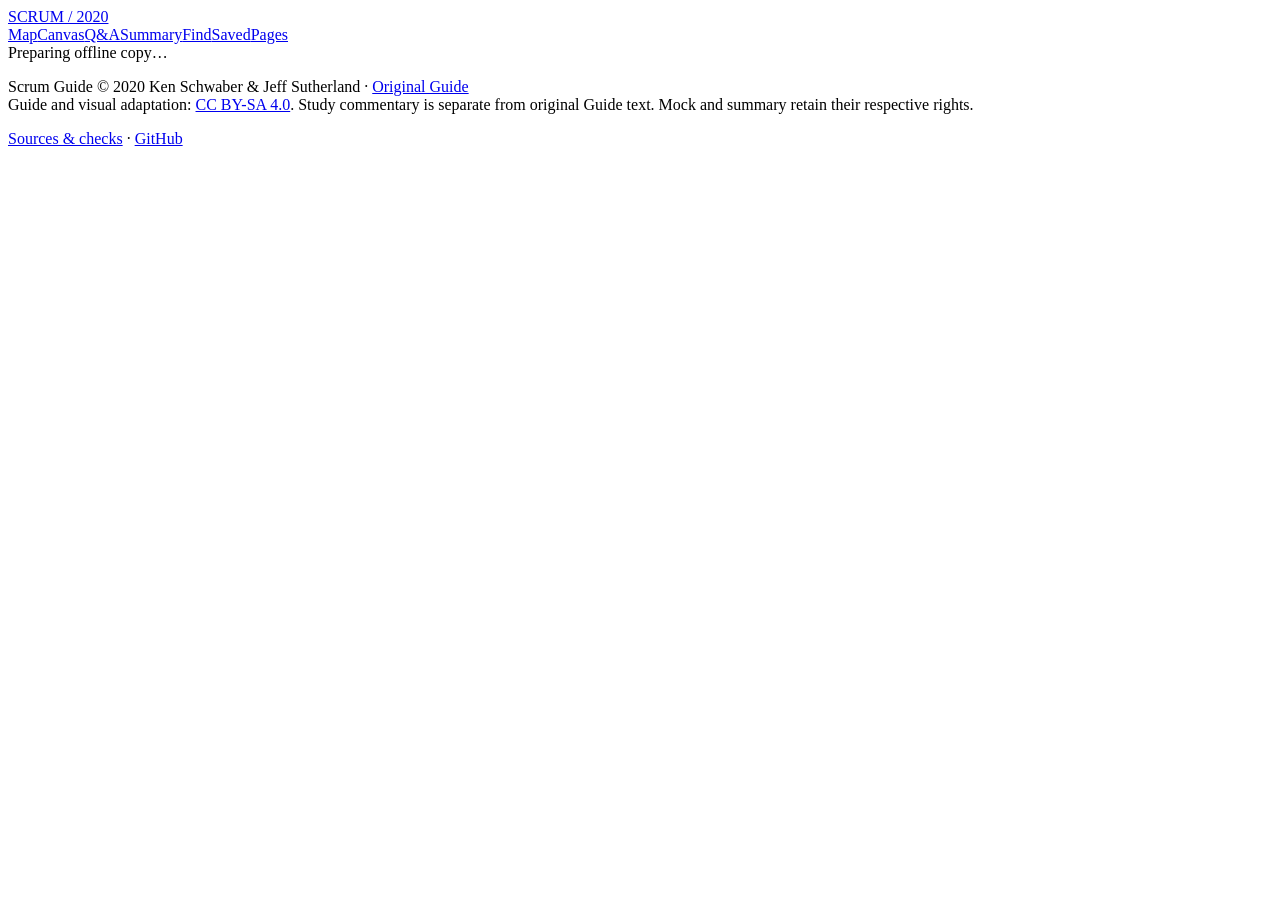
<file: shell.html>
<!doctype html><html lang="en"><head><meta charset="utf-8"><meta name="viewport" content="width=device-width,initial-scale=1"><meta name="theme-color" content="#20382f"><meta name="description" content="Explore every paragraph of the November 2020 Scrum Guide through a visual mind map. Review 80 mock questions, tap keyword shortcuts, and save notes on your phone."><title>The Scrum Guide · Mind map</title><link rel="icon" href="icon.svg" type="image/svg+xml"><link rel="manifest" href="manifest.webmanifest"><style>__CSS__</style></head><body><header><div class="topbar"><a href="#home" class="brand">SCRUM <span>/ 2020</span></a><nav aria-label="Main navigation"><a href="#home">Map</a><a href="canvas.html">Canvas</a><a href="#questions">Q&amp;A</a><a href="#summary">Summary</a><a href="#search">Find</a><a href="#saved">Saved<span id="saved-count"></span></a><a href="#pages">Pages</a></nav><span class="status" id="offline-status" role="status">Preparing offline copy…</span></div></header><main id="main" tabindex="-1"></main><noscript><p>This mind map needs JavaScript. <a href="https://scrumguides.org/scrum-guide.html">Read the official Guide here.</a></p></noscript><footer class="footer"><p>Scrum Guide © 2020 Ken Schwaber & Jeff Sutherland · <a href="https://scrumguides.org/">Original Guide</a><br>Guide and visual adaptation: <a href="https://creativecommons.org/licenses/by-sa/4.0/">CC BY-SA 4.0</a>. Study commentary is separate from original Guide text. Mock and summary retain their respective rights.</p><div><a href="#sources">Sources &amp; checks</a> · <a href="https://github.com/himansh1/scrum-guide-map">GitHub</a></div></footer><input type="file" id="import-file" accept="application/json,.json" hidden><div id="toast" class="toast" role="status" hidden></div><script type="application/json" id="guide-data">__DATA__</script><script>__JS__</script></body></html>
</file>
